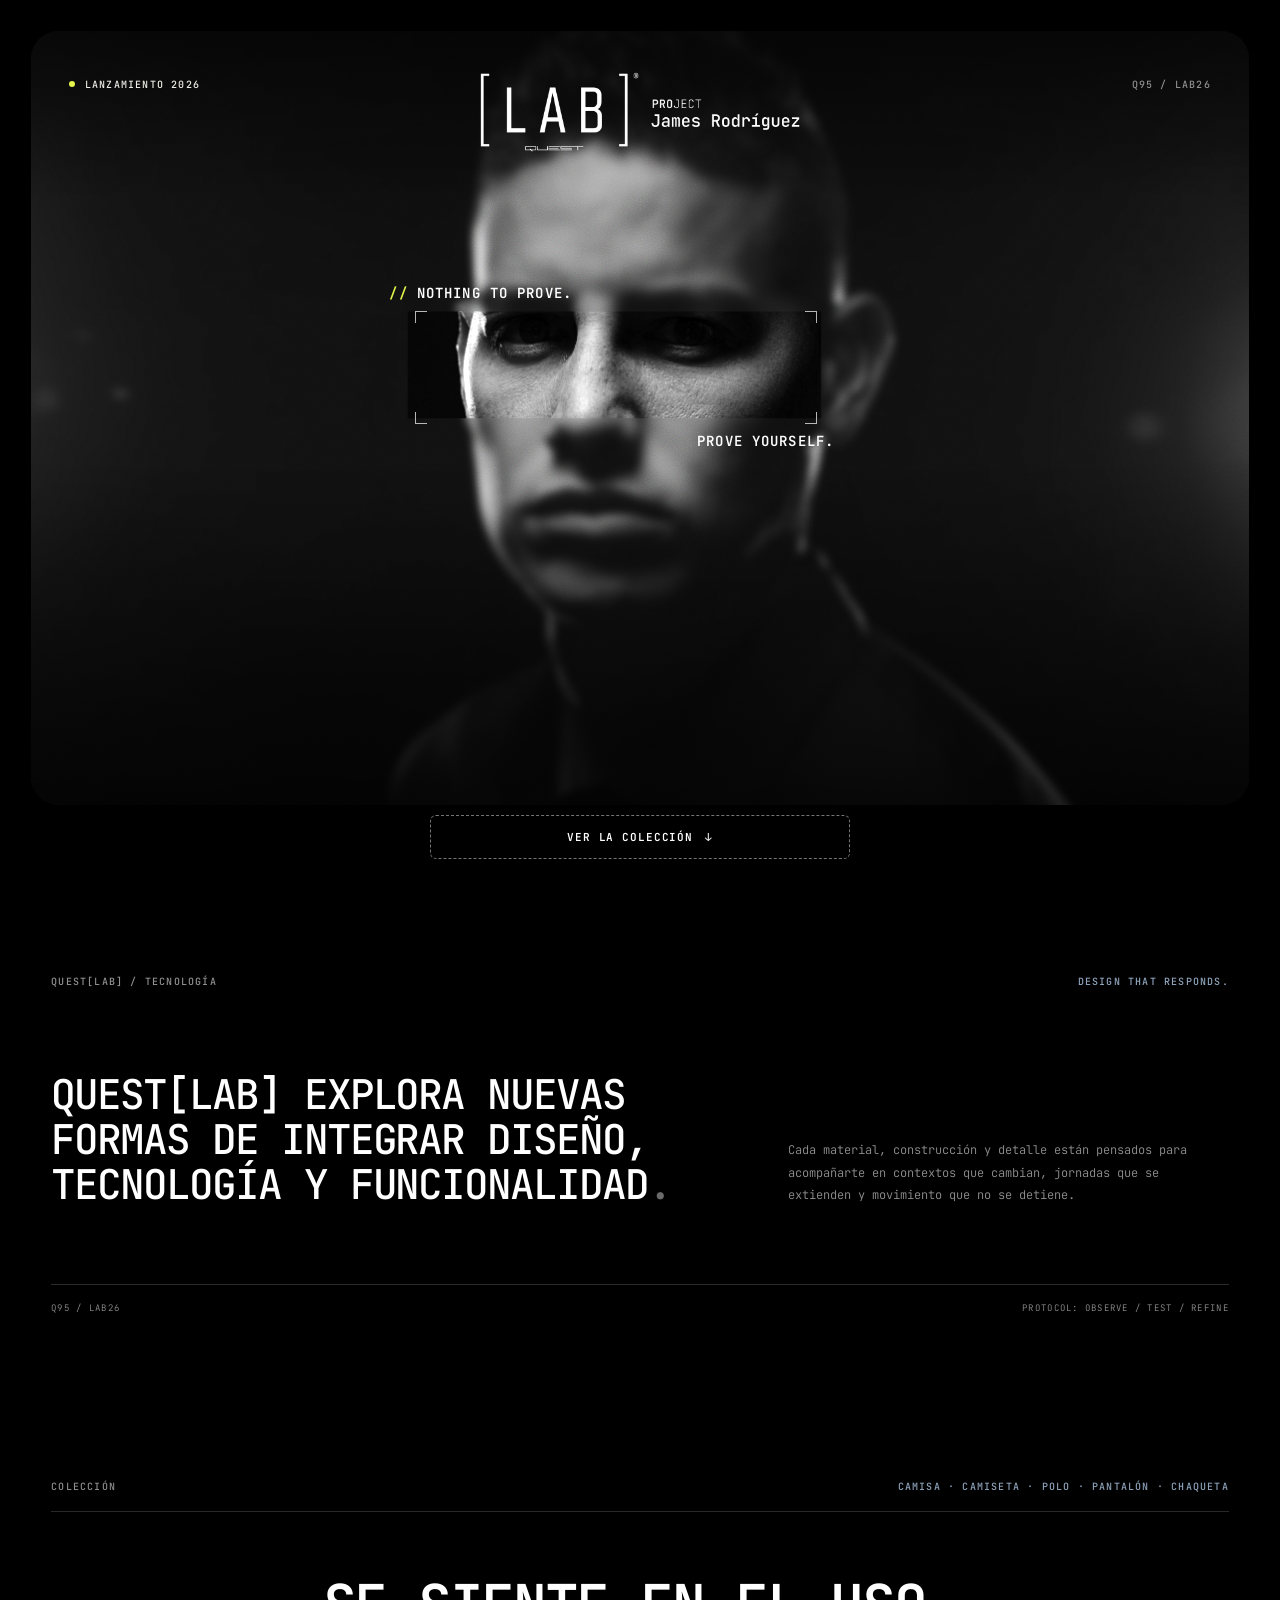
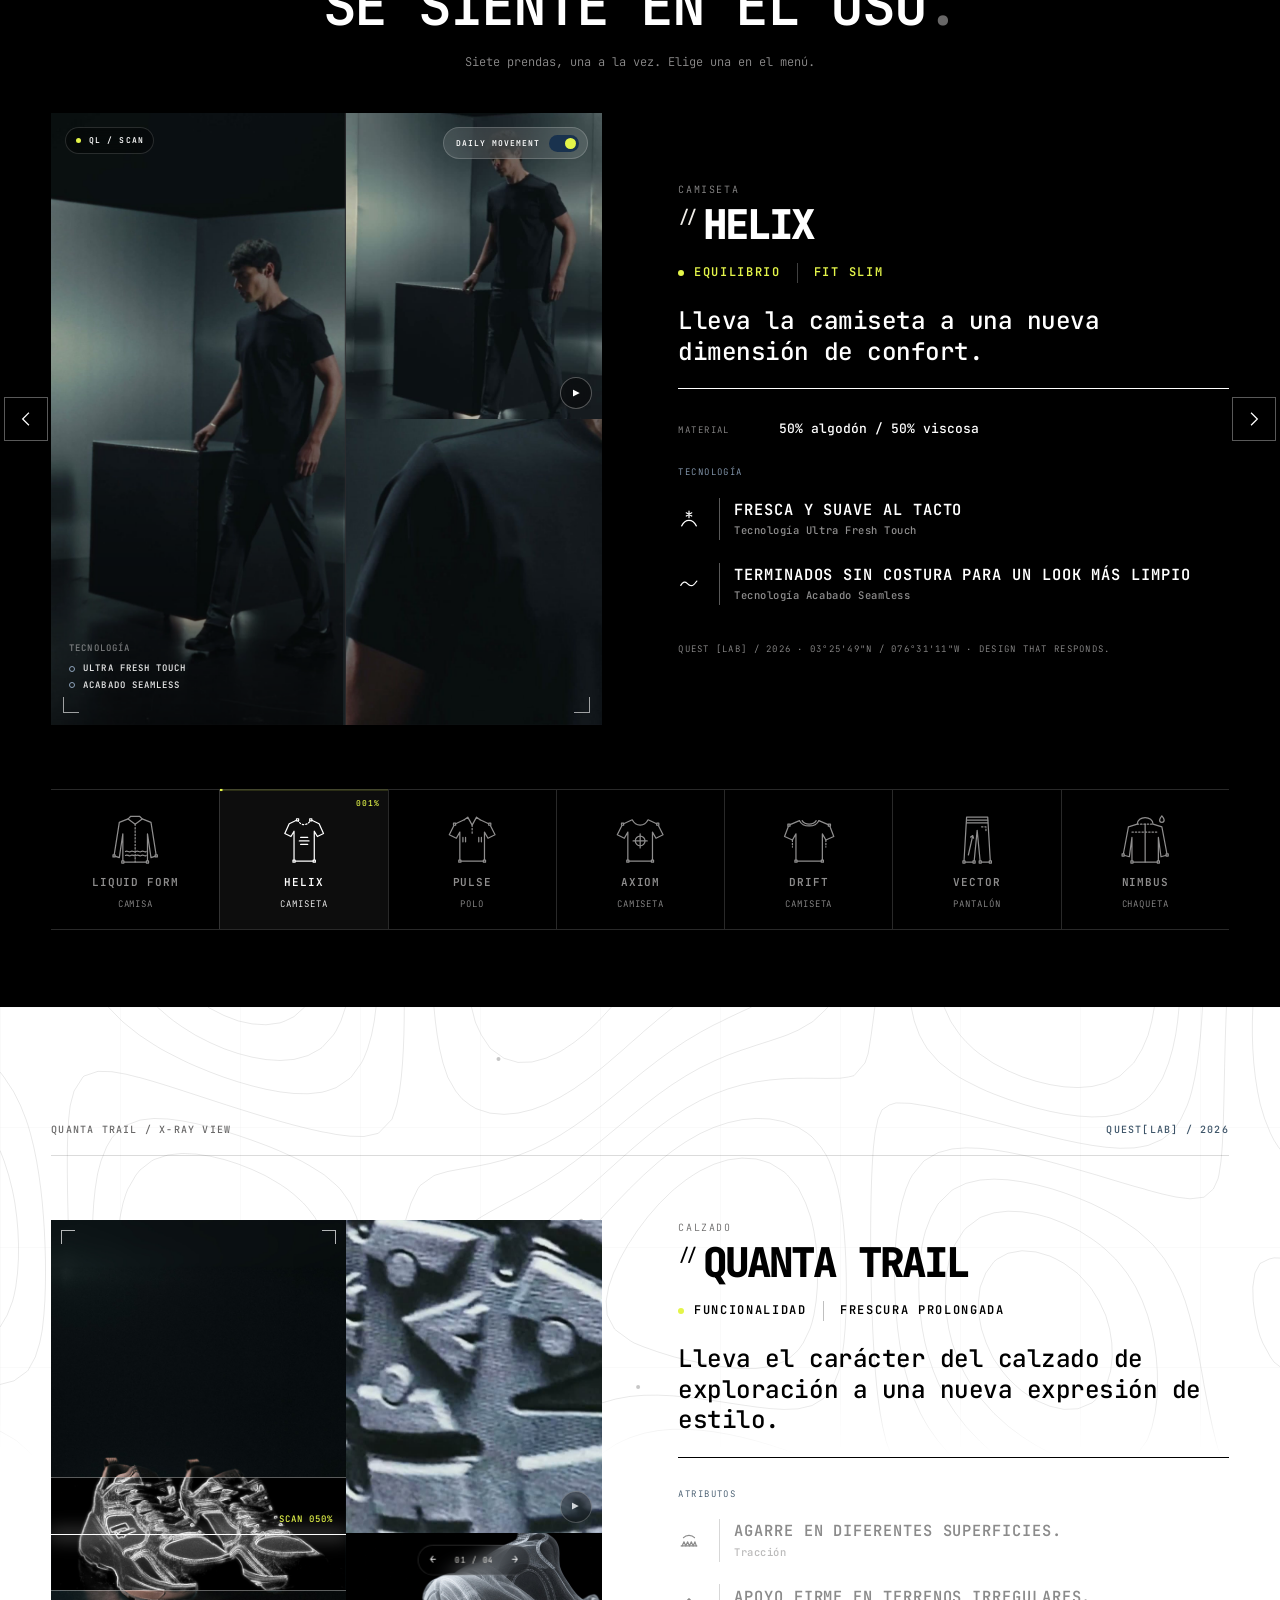
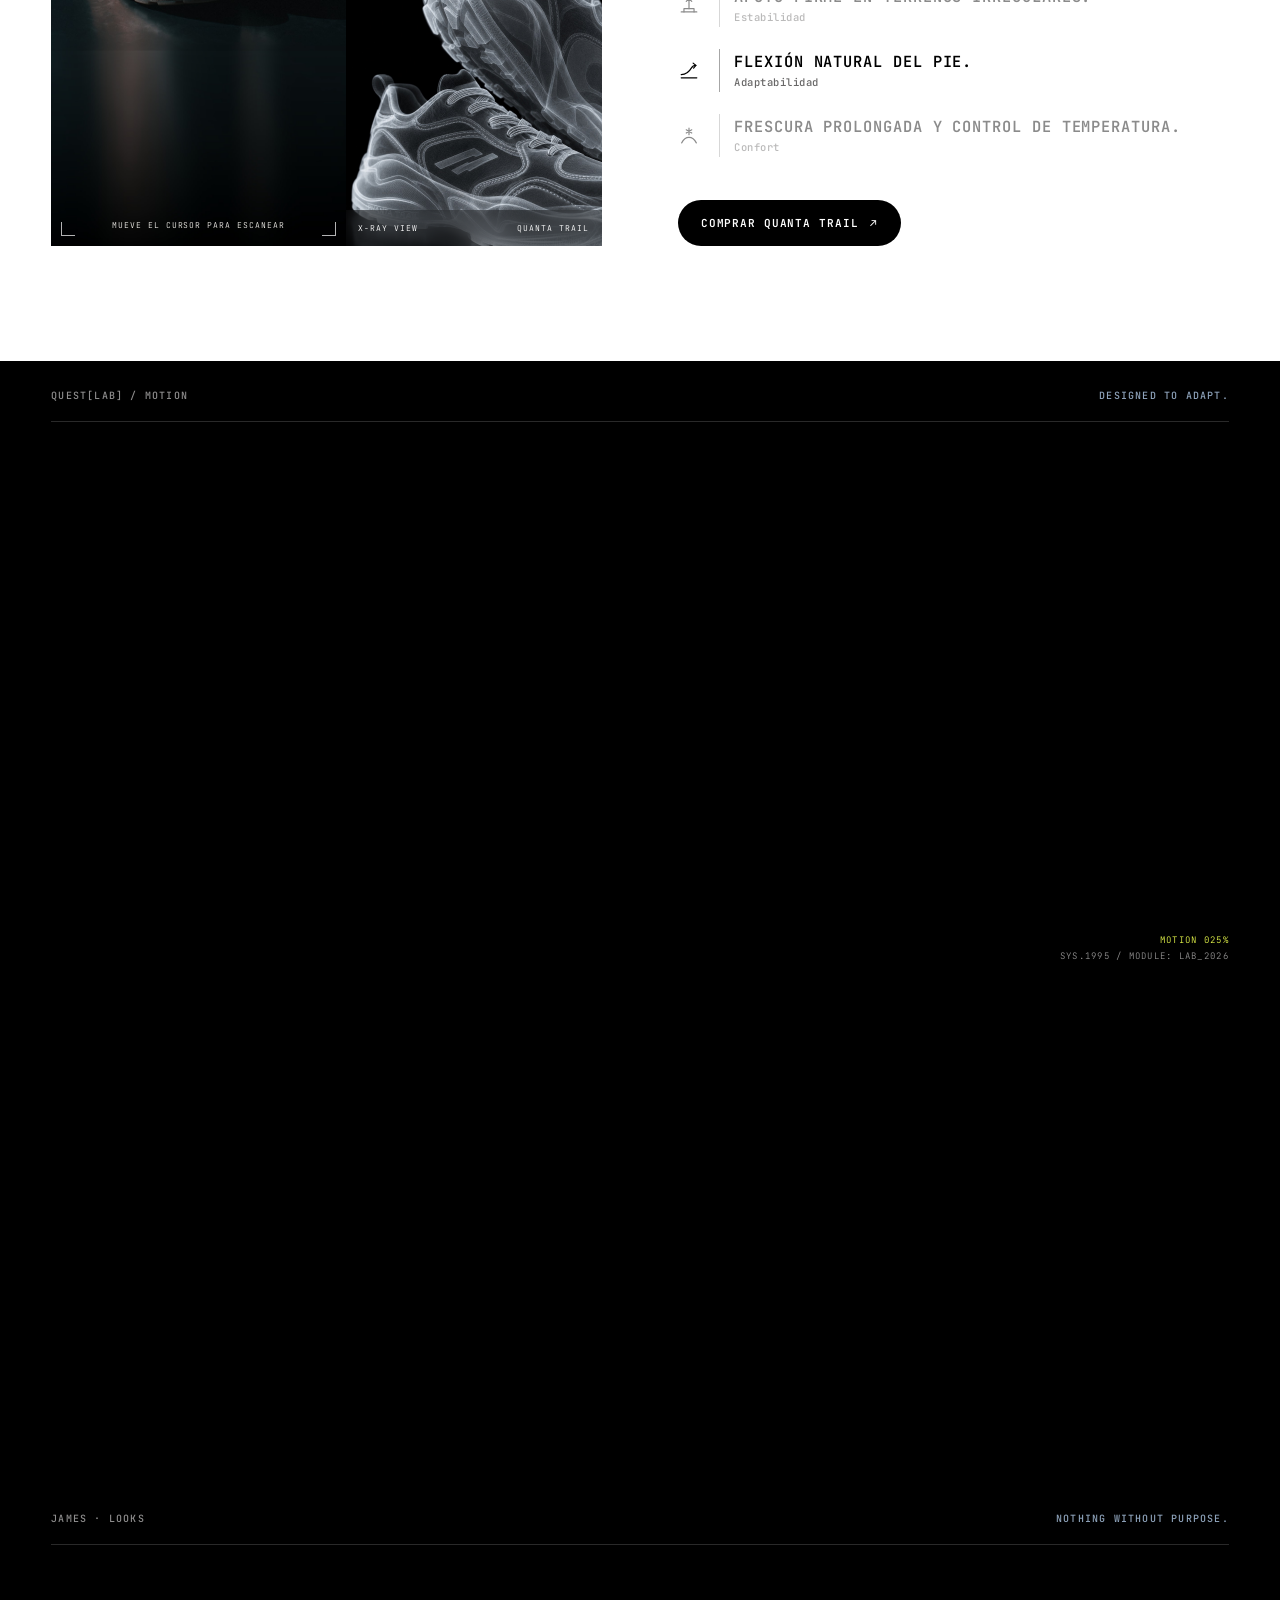
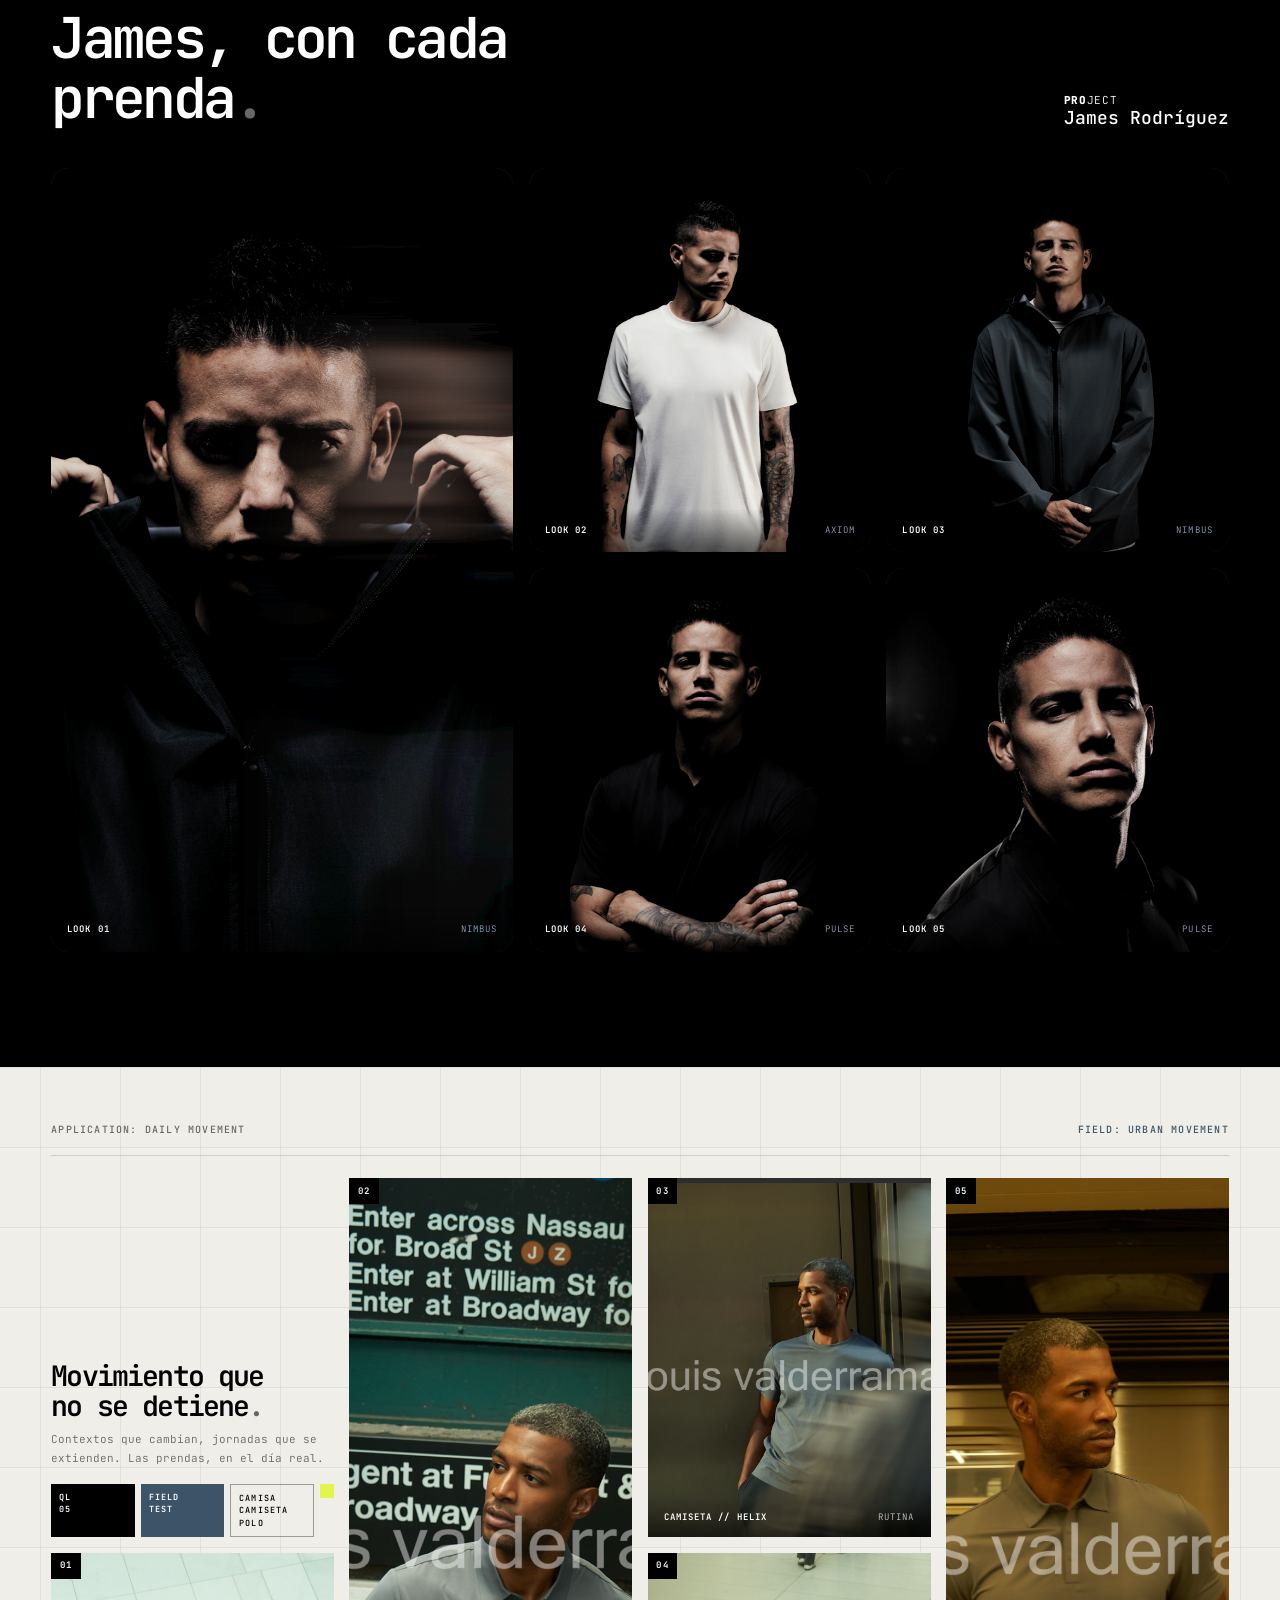
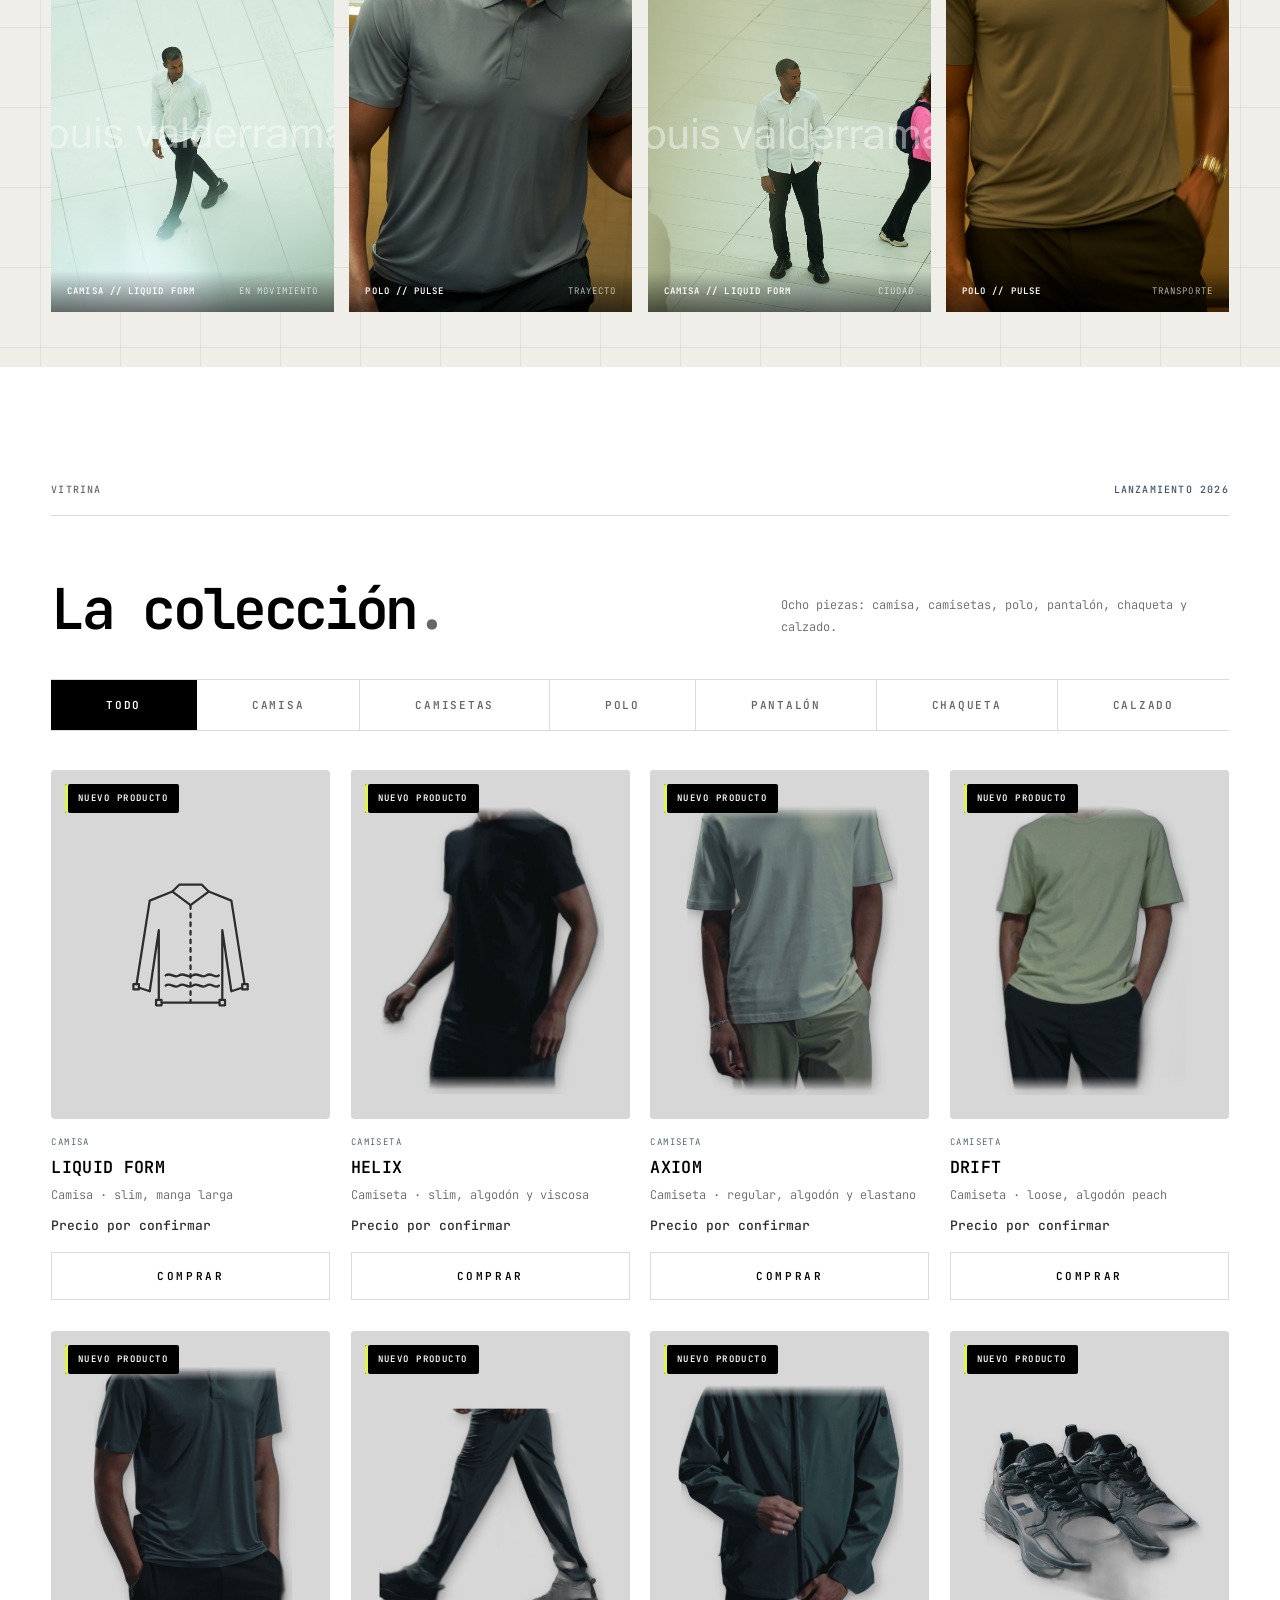
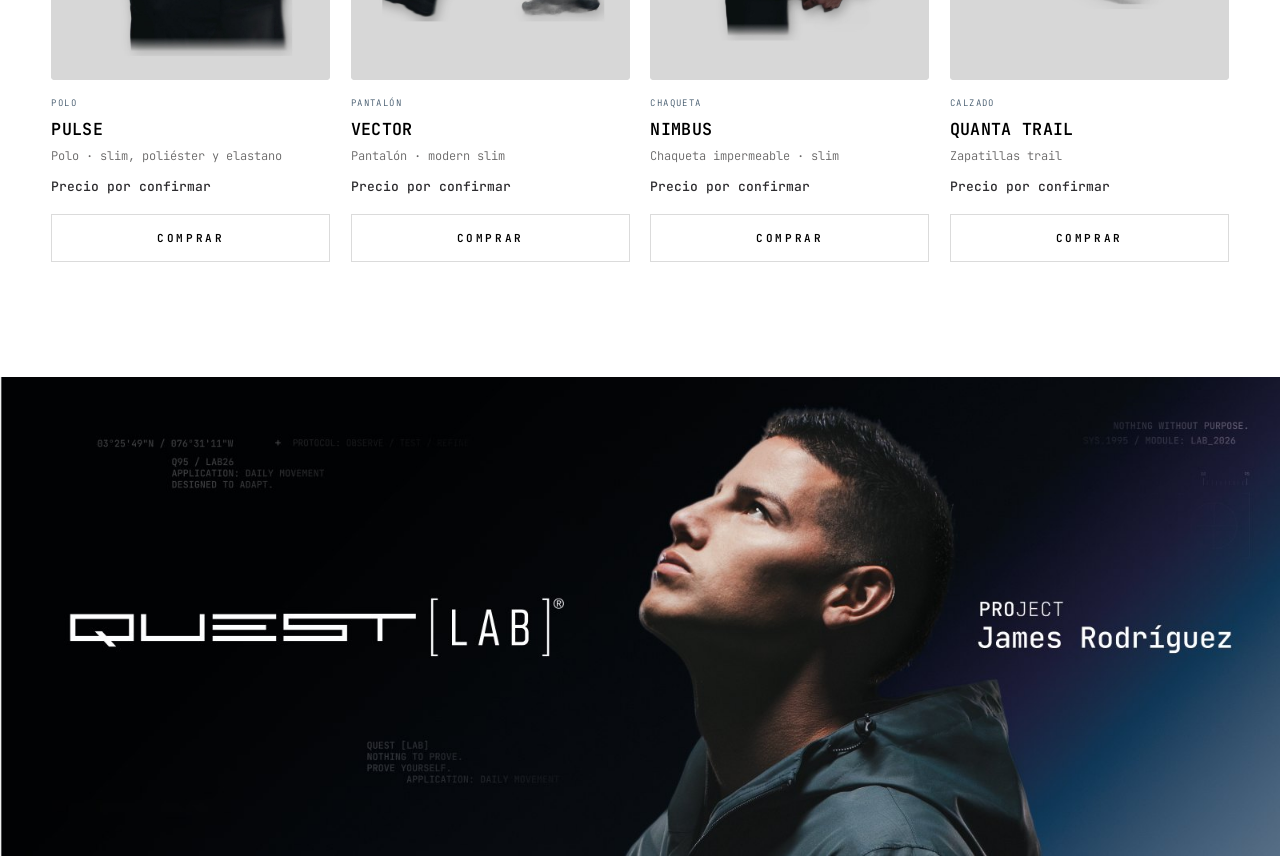
<file: index.html>
<!doctype html>
<html lang="es">
  <head>
    <meta charset="utf-8">
    <meta name="viewport" content="width=device-width, initial-scale=1">
    <meta name="theme-color" content="#000000">
    <meta name="description" content="QUEST[LAB]: diseño, tecnología y funcionalidad para el movimiento diario.">
    <title>QUEST[LAB] — Designed to adapt</title>
    <link rel="stylesheet" href="styles.css">
  </head>
  <body>
    <svg width="0" height="0" style="position:absolute" aria-hidden="true" focusable="false">
      <filter id="motion-ghost" x="-30%" y="0" width="160%" height="100%"><feGaussianBlur stdDeviation="34 0"/></filter>
    </svg>
    <!--
      ESQUEMA DE LA PÁGINA (cada dato aparece una sola vez · sin menú ni footer)
      01 Hero ............ James (vidrio esmerilado) + logo oficial + eslogan
      02 Tecnología ...... manifiesto de marca (textos de las piezas oficiales)
      02 Colección ....... visor de una prenda a la vez + menú de íconos (7 prendas)
      03 Quanta Trail .... el calzado en su propio capítulo (X-Ray). Sin James (manual p.5)
      -- Cinta ......... transición animada de líneas (scroll), separa calzado de James
      04 James · Looks ... galería de James con prendas (nunca calzado)
      -- Índice ........ una prenda por diapositiva con su ícono en 3D de líneas (referente integrated-reasoning)
      05 Lifestyle ....... las prendas en uso real (fotos pendientes)
      06 Vitrina ......... tienda: 8 piezas con COMPRAR (precios y URLs pendientes)
      07 Banner final .... QUEST[LAB] + James · cierre de la página
    -->

    <div class="scroll-progress" aria-hidden="true"><span></span></div>

    <main>

      <!-- ============ 01 · HERO — James con efecto vidrio esmerilado + logo oficial ============
           (antes era la sección final de Campaña; ahora abre la página)
           La foto queda borrosa y una ventana nítida revela la mirada; sigue el cursor. -->
      <section class="hero hero-campaign" id="inicio" aria-labelledby="hero-title">
        <div class="campaign-frame" data-frost>
          <img class="frost-base" src="assets/fotos/james-campana.jpg" alt="James Rodríguez, fotografía de campaña">
          <img class="frost-sharp" src="assets/fotos/james-campana.jpg" alt="" aria-hidden="true">
          <span class="frost-noise" aria-hidden="true"></span>
          <div class="frost-window" aria-hidden="true">
            <span class="corner tl"></span><span class="corner tr"></span><span class="corner bl"></span><span class="corner br"></span>
            <p class="frost-text top"><span class="hl">//</span> NOTHING TO PROVE.</p>
            <p class="frost-text bottom">PROVE YOURSELF.</p>
          </div>

          <h1 id="hero-title" class="visually-hidden">QUEST[LAB] · PROJECT James Rodríguez. Prove yourself.</h1>

          <!-- Logo oficial de la colaboración (manual p.2): QUEST[LAB]® • PROJECT James Rodríguez.
               El bloque PROJECT está armado según el manual; reemplazar por el archivo oficial cuando llegue. -->
          <div class="hero-lockup" role="img" aria-label="QUEST LAB, PROJECT James Rodríguez">
            <img src="assets/brand/quest-lab-wordmark.png" alt="">
            <span class="lockup-dot" aria-hidden="true"></span>
            <span class="lockup-project" aria-hidden="true"><span><b>PRO</b>JECT</span><span>James Rodríguez</span></span>
            <!-- Versión responsive: logo oficial [LAB] (manual p.3, variación vertical) -->
            <img class="lockup-lab" src="assets/brand/lab-project-lockup.png" alt="">
          </div>

          <p class="hero-code left"><span class="lime-dot"></span>LANZAMIENTO 2026</p>
          <p class="hero-code right">Q95 / LAB26</p>

        </div>
        <!-- Llamado a la acción: debajo de la foto (no tapa a James), baja a la Colección -->
        <div class="hero-cta">
          <a class="btn" href="#coleccion">VER LA COLECCIÓN <span aria-hidden="true">↓</span></a>
        </div>
      </section>

      <!-- ============ 02 · TECNOLOGÍA — manifiesto de marca ============
           Presenta la propuesta QUEST[LAB] antes de ver cada prenda. Textos: piezas oficiales. -->
      <section class="tech" id="tecnologia" aria-labelledby="tech-title">
        <div class="wrap">
          <div class="kicker reveal"><span>QUEST[LAB] / TECNOLOGÍA</span><span>DESIGN THAT RESPONDS.</span></div>
          <div class="tech-head">
            <h2 id="tech-title" class="tech-statement reveal">QUEST[LAB] explora nuevas formas de integrar diseño, tecnología y funcionalidad<span class="period">.</span></h2>
            <p class="lead-sm reveal">Cada material, construcción y detalle están pensados para acompañarte en contextos que cambian, jornadas que se extienden y movimiento que no se detiene.</p>
          </div>
          <p class="tech-foot reveal"><span>Q95 / LAB26</span><span>PROTOCOL: OBSERVE / TEST / REFINE</span></p>
        </div>
      </section>

      <!-- ============ 02 · COLECCIÓN — una prenda a la vez + menú de íconos ============
           Mosaico por prenda: foto grande (izq.) + video (der. arriba) + foto de detalle (der. abajo).
           En PULSE, DRIFT y NIMBUS el video va en el espacio grande (alterna el ritmo entre prendas).
           Fotos: cuadros de los videos de campaña (assets/producto-fotos). Videos: los de campaña completos (assets/video/*-completo.mp4);
           HELIX, AXIOM y DRIFT: solo sus tomas del video de camisetas (helix/axiom/drift-completo.mp4). LIQUID FORM: video pendiente.
           Fuente de datos: ficha de producto (Superior / Inferior / Complementos).
           Para editar una prenda, cambia su <article class="pv">. Para poner foto o video donde hay ícono,
           reemplaza <div class="pv-illus">…</div> por <video> o <img>.
           QUANTA TRAIL (calzado) no está aquí: tiene su propia sección (regla del manual). -->
      <section class="collection" id="coleccion" aria-labelledby="collection-title">
        <!-- Íconos propios QUEST[LAB]: línea fina + nodos cuadrados (diagramas técnicos del manual)
             + punteados de costura/medición. Cada ícono muestra la tecnología clave de su prenda. -->
        <svg width="0" height="0" style="position:absolute" aria-hidden="true" focusable="false">
          <!-- LIQUID FORM · camisa slim manga larga: Expand Motion 4-Way -->
          <symbol id="i-liquid" viewBox="0 0 64 64">
            <path d="M24 9 14 13 8 51l6 2 4-27v32h28V26l4 27 6-2-6-38-10-4"/>
            <path d="m24 9 3-3h10l3 3-8 6z"/>
            <path class="dash" stroke-dasharray="1.6 2.2" d="M32 15v43"/>
            <path d="M21 46c2.2-1.6 3.8 1.6 6 0s3.8 1.6 6 0 3.8 1.6 6 0 3.8 1.6 5.5 0"/>
            <path d="M21 50.5c2.2-1.6 3.8 1.6 6 0s3.8 1.6 6 0 3.8 1.6 6 0 3.8 1.6 5.5 0"/>
            <rect class="node" style="fill: var(--node-fill, #000)" x="6.8" y="49.8" width="2.4" height="2.4"/><rect class="node" style="fill: var(--node-fill, #000)" x="54.8" y="49.8" width="2.4" height="2.4"/>
            <rect class="node" style="fill: var(--node-fill, #000)" x="16.8" y="56.8" width="2.4" height="2.4"/><rect class="node" style="fill: var(--node-fill, #000)" x="44.8" y="56.8" width="2.4" height="2.4"/>
          </symbol>

          <!-- HELIX · camiseta slim, seamless: cuello sin costura + tacto frío -->
          <symbol id="i-helix" viewBox="0 0 64 64">
            <path d="M24.5 10 15 14.5l-5 11 7 3.5 3.5-6V57h23V23l3.5 6 7-3.5-5-11-9.5-4.5"/>
            <path class="dash" stroke-dasharray="1.6 2.2" d="M24.5 10c1.8 3.6 4.3 5.4 7.5 5.4s5.7-1.8 7.5-5.4"/>
            <path d="M28 30h8M26.5 34h11M28 38h8"/>
            <rect class="node" style="fill: var(--node-fill, #000)" x="23.3" y="8.8" width="2.4" height="2.4"/><rect class="node" style="fill: var(--node-fill, #000)" x="38.3" y="8.8" width="2.4" height="2.4"/>
            <rect class="node" style="fill: var(--node-fill, #000)" x="19.3" y="55.8" width="2.4" height="2.4"/><rect class="node" style="fill: var(--node-fill, #000)" x="42.3" y="55.8" width="2.4" height="2.4"/>
          </symbol>

          <!-- PULSE · polo slim: Light Motion + seamless -->
          <symbol id="i-pulse" viewBox="0 0 64 64">
            <path d="M23 10 12 15 6 27l8 4 4-7v33h28V24l4 7 8-4-6-12-11-5"/>
            <path d="m23 10 4-3 5 9 5-9 4 3"/>
            <path class="dash" stroke-dasharray="1.6 2.2" d="M32 16v10"/>
            <path d="M21.5 30v5M24.5 30v5M39.5 30v5M42.5 30v5"/>
            <rect class="node" style="fill: var(--node-fill, #000)" x="10.8" y="13.8" width="2.4" height="2.4"/><rect class="node" style="fill: var(--node-fill, #000)" x="50.8" y="13.8" width="2.4" height="2.4"/>
            <rect class="node" style="fill: var(--node-fill, #000)" x="16.8" y="55.8" width="2.4" height="2.4"/><rect class="node" style="fill: var(--node-fill, #000)" x="44.8" y="55.8" width="2.4" height="2.4"/>
          </symbol>

          <!-- AXIOM · camiseta regular: precisión (mira técnica) -->
          <symbol id="i-axiom" viewBox="0 0 64 64">
            <path d="M23 10 12 15 6 27l8 4 4-7v33h28V24l4 7 8-4-6-12-11-5c-2 4-5 6-9 6s-7-2-9-6Z"/>
            <circle class="ring" fill="none" cx="32" cy="34" r="5.5"/>
            <path d="M32 26v16M24 34h16"/>
            <rect class="node" style="fill: var(--node-fill, #000)" x="10.8" y="13.8" width="2.4" height="2.4"/><rect class="node" style="fill: var(--node-fill, #000)" x="50.8" y="13.8" width="2.4" height="2.4"/>
            <rect class="node" style="fill: var(--node-fill, #000)" x="16.8" y="55.8" width="2.4" height="2.4"/><rect class="node" style="fill: var(--node-fill, #000)" x="44.8" y="55.8" width="2.4" height="2.4"/>
          </symbol>

          <!-- DRIFT · camiseta loose: cuello 2x2 pesado (doble) -->
          <symbol id="i-drift" viewBox="0 0 64 64">
            <path d="M21 11 9 16 4 29l9 4 4-7v31h30V26l4 7 9-4-5-13-12-5"/>
            <path d="M21 11c2 4 5.5 6 11 6s9-2 11-6"/>
            <path d="M24 11c1.8 2.8 4.4 4 8 4s6.2-1.2 8-4"/>
            <path class="dash" stroke-dasharray="1.6 2.2" d="M13 33v8M51 33v8"/>
            <rect class="node" style="fill: var(--node-fill, #000)" x="7.8" y="14.8" width="2.4" height="2.4"/><rect class="node" style="fill: var(--node-fill, #000)" x="53.8" y="14.8" width="2.4" height="2.4"/>
            <rect class="node" style="fill: var(--node-fill, #000)" x="15.8" y="55.8" width="2.4" height="2.4"/><rect class="node" style="fill: var(--node-fill, #000)" x="45.8" y="55.8" width="2.4" height="2.4"/>
          </symbol>

          <!-- VECTOR · pantalón stretch: pretina ergonómica + bolsillo oculto + vector -->
          <symbol id="i-vector" viewBox="0 0 64 64">
            <path d="M20 7h24l3 51H35.5L32 22l-3.5 36H17Z"/>
            <path d="M20 10.5h24M20 13.5h24"/>
            <path class="dash" stroke-dasharray="1.6 2.2" d="M37 18h5v6"/>
            <path d="m22 50 5-22m-2.4 1.6L27 28l.9 2.8"/>
            <rect class="node" style="fill: var(--node-fill, #000)" x="15.8" y="56.8" width="2.4" height="2.4"/><rect class="node" style="fill: var(--node-fill, #000)" x="27.3" y="56.8" width="2.4" height="2.4"/>
            <rect class="node" style="fill: var(--node-fill, #000)" x="34.3" y="56.8" width="2.4" height="2.4"/><rect class="node" style="fill: var(--node-fill, #000)" x="45.8" y="56.8" width="2.4" height="2.4"/>
          </symbol>

          <!-- NIMBUS · chaqueta slim: waterproof + costuras termoselladas -->
          <symbol id="i-nimbus" viewBox="0 0 64 64">
            <path d="M23 15c0-10 18-10 18 0l10 3 6 32-7 2-3-22v28H17V30l-3 22-7-2 6-32Z"/>
            <path class="dash" stroke-dasharray="1.6 2.2" d="M23 15h18"/>
            <path class="dash" stroke-dasharray="1.6 2.2" d="M17 24h30"/>
            <path d="M32 15v43"/>
            <path d="M51 5.5s-2.6 3-2.6 4.8a2.6 2.6 0 0 0 5.2 0c0-1.8-2.6-4.8-2.6-4.8Z"/>
            <rect class="node" style="fill: var(--node-fill, #000)" x="5.8" y="48.8" width="2.4" height="2.4"/><rect class="node" style="fill: var(--node-fill, #000)" x="55.8" y="48.8" width="2.4" height="2.4"/>
            <rect class="node" style="fill: var(--node-fill, #000)" x="15.8" y="56.8" width="2.4" height="2.4"/><rect class="node" style="fill: var(--node-fill, #000)" x="45.8" y="56.8" width="2.4" height="2.4"/>
          </symbol>
          <!-- QUANTA TRAIL · zapatilla trail (perfil): tacos de tracción + plantilla adaptativa (punteada) -->
          <symbol id="i-quanta" viewBox="0 0 64 64">
            <path d="M7 43 8 31c0-3.5 2-5.5 5-6.5l3-4 7 1 5 6.5 12 2.5 10 4c5.5 2 8.8 4.5 10 8.5"/>
            <path d="M6 43h54c0 3-2 5.5-5 5.5H10.5C8 48.5 6 46.2 6 43Z"/>
            <path d="M11 48.5v2.6M17 48.5v2.6M23 48.5v2.6M29 48.5v2.6M35 48.5v2.6M41 48.5v2.6M47 48.5v2.6M53 48.5v2.6"/>
            <path d="m29.5 28.5 2.6-3.2M33.6 29.3l2.6-3.2M37.7 30.1l2.6-3.2"/>
            <path d="M16 20.5 14.6 16.4 18 15.8l1 5"/>
            <path d="M13.5 36.5c8-2.6 18-2.4 29 1"/>
            <path class="dash" stroke-dasharray="1.6 2.2" d="M10 40h44"/>
            <rect class="node" style="fill: var(--node-fill, #000)" x="4.8" y="41.8" width="2.4" height="2.4"/><rect class="node" style="fill: var(--node-fill, #000)" x="58.8" y="41.8" width="2.4" height="2.4"/>
            <rect class="node" style="fill: var(--node-fill, #000)" x="14.8" y="19.3" width="2.4" height="2.4"/>
          </symbol>
          <!-- Íconos de TECNOLOGÍA (estilo de las piezas oficiales) -->
          <symbol id="t-fresh" viewBox="0 0 24 24"><path d="M12 3.5v7M9 5.2l6 3.6M9 8.8l6-3.6"/><path d="M4 19.5c2-4 5-6 8-6s6 2 8 6"/></symbol>
          <symbol id="t-seamless" viewBox="0 0 24 24"><path d="M3 13.5c2.2-4 4.8-4.6 7-2.2s4.8 3.6 7.2 1.4c1.4-1.3 2.4-2.9 3.3-3.9"/></symbol>
          <symbol id="t-motion" viewBox="0 0 24 24"><path d="M5 6l6 6-6 6M11 6l6 6-6 6"/></symbol>
          <symbol id="t-protect" viewBox="0 0 24 24"><path d="M12 3.5 18.5 6v5c0 4.6-2.8 7.8-6.5 9.5C8.3 18.8 5.5 15.6 5.5 11V6Z"/></symbol>
          <symbol id="t-water" viewBox="0 0 24 24"><path d="M12 4.5 20 19H4Z"/></symbol>
          <symbol id="t-soft" viewBox="0 0 24 24"><path d="M12 3v7.5M9.2 8l2.8 2.8L14.8 8"/><path d="M4 14.5c2.7-1.6 5.3-1.6 8 0s5.3 1.6 8 0M4 17.8c2.7-1.6 5.3-1.6 8 0s5.3 1.6 8 0M4 21h16"/></symbol>
          <symbol id="t-grip" viewBox="0 0 24 24"><path d="M3.5 18.5h17"/><path d="M4.5 18.5 6.5 14l2 4.5 2-4.5 2 4.5 2-4.5 2 4.5 2-4.5 1.5 4.5"/><path d="M6 9.5c3-3.5 9-3.5 12 0"/></symbol>
          <symbol id="t-stable" viewBox="0 0 24 24"><path d="M3.5 19.5h17"/><path d="M6.5 19.5v-3.5h11v3.5"/><path d="M12 16V5M9 8l3-3 3 3"/></symbol>
          <symbol id="t-flex" viewBox="0 0 24 24"><path d="M3.5 17c5-0.2 8.5-2.6 11-7 1-1.8 2.8-3 5-3"/><path d="M3.5 20.5h17"/><path d="M16.5 4.5 19.5 7l-2.5 3"/></symbol>
        </svg>

        <div class="wrap">
          <div class="kicker reveal"><span>COLECCIÓN</span><span>CAMISA · CAMISETA · POLO · PANTALÓN · CHAQUETA</span></div>
          <div class="section-head">
            <h2 id="collection-title" class="title reveal">Se siente en el uso<span class="period">.</span></h2>
            <p class="lead-sm reveal">Siete prendas, una a la vez. Elige una en el menú.</p>
          </div>

          <!-- Visor: se muestra una prenda a la vez -->
          <div class="pv-stage" aria-live="polite">

            <article class="pv" id="liquid-form" data-pv="liquid-form">
              <div class="pv-media pv-mosaic">
                <div class="pv-cell is-main"><img class="pv-photo" src="assets/fotos/liquid-form-provisional.jpg" alt="Camisa LIQUID FORM (foto provisional)" loading="lazy"></div>
                <div class="pv-cell is-video"><img class="pv-photo" src="assets/fotos/lifestyle-m1.jpg" alt="LIQUID FORM en movimiento (foto provisional, video pendiente)" loading="lazy"></div>
                <div class="pv-cell is-detail"><img class="pv-photo" src="assets/fotos/lifestyle-m4.jpg" alt="LIQUID FORM en la ciudad (foto provisional)" loading="lazy"></div>
                <div class="pv-hud" aria-hidden="true">
                  <span class="hud-tag"><i class="lime-dot"></i>QL / SCAN</span>
                  <span class="hud-mode"><b>DAILY MOVEMENT</b><span class="hud-switch"><i></i></span></span>
                  <ul class="hud-list"><li class="hud-list-title">TECNOLOGÍA</li><li style="--d:0.20s">EXPAND MOTION 4-WAY</li><li style="--d:0.32s">LIGHT MOTION</li><li style="--d:0.44s">PROTECTION</li></ul>
                  <span class="hud-corner tl"></span><span class="hud-corner br"></span>
                </div>
              </div>
              <div class="pv-info">
                <p class="pv-cat">CAMISA</p>
                <h3 class="pv-name"><span class="pv-slash" aria-hidden="true">//</span>LIQUID FORM</h3>
                <p class="pv-concept"><span class="lime-dot"></span>VERSATILIDAD<span class="pv-fit">FIT SLIM · MANGA LARGA</span></p>
                <p class="pv-desc">Redefine la experiencia de llevar una camisa.</p>
                <p class="pv-label">TECNOLOGÍA</p>
                <ul class="pv-attrs"><li><svg class="ti" aria-hidden="true"><use href="#t-motion"/></svg><div><b>SE MUEVE CONTIGO CON NATURALIDAD</b><span>Tecnología Expand Motion 4-Way</span></div></li><li><svg class="ti" aria-hidden="true"><use href="#t-motion"/></svg><div><b>LIGERA Y FRESCA</b><span>Tecnología Light Motion</span></div></li><li><svg class="ti" aria-hidden="true"><use href="#t-protect"/></svg><div><b>IMPECABLE POR MÁS TIEMPO, CON CONTROL DE ARRUGAS</b><span>Tecnología Protection</span></div></li></ul>
                <p class="pv-meta">QUEST [LAB] / 2026 · 03°25'49"N / 076°31'11"W · DESIGN THAT RESPONDS.</p>
              </div>
            </article>

            <article class="pv is-active" id="helix" data-pv="helix">
              <div class="pv-media pv-mosaic">
                <div class="pv-cell is-main"><img class="pv-photo" src="assets/producto-fotos/helix-a.jpg" alt="Camiseta HELIX" loading="lazy"></div>
                <div class="pv-cell is-video"><video muted autoplay loop playsinline preload="metadata" poster="assets/video/helix-completo.jpg" src="assets/video/helix-completo.mp4"></video></div>
                <div class="pv-cell is-detail"><img class="pv-photo" src="assets/producto-fotos/helix-b.jpg" alt="Camiseta HELIX, detalle del torso" loading="lazy"></div>
                <div class="pv-hud" aria-hidden="true">
                  <span class="hud-tag"><i class="lime-dot"></i>QL / SCAN</span>
                  <span class="hud-mode"><b>DAILY MOVEMENT</b><span class="hud-switch"><i></i></span></span>
                  <ul class="hud-list"><li class="hud-list-title">TECNOLOGÍA</li><li style="--d:0.20s">ULTRA FRESH TOUCH</li><li style="--d:0.32s">ACABADO SEAMLESS</li></ul>
                  <span class="hud-corner tl"></span><span class="hud-corner br"></span>
                </div>
              </div>
              <div class="pv-info">
                <p class="pv-cat">CAMISETA</p>
                <h3 class="pv-name"><span class="pv-slash" aria-hidden="true">//</span>HELIX</h3>
                <p class="pv-concept"><span class="lime-dot"></span>EQUILIBRIO<span class="pv-fit">FIT SLIM</span></p>
                <p class="pv-desc">Lleva la camiseta a una nueva dimensión de confort.</p>
                <dl class="pv-specs"><div><dt>MATERIAL</dt><dd>50% algodón / 50% viscosa</dd></div></dl>
                <p class="pv-label">TECNOLOGÍA</p>
                <ul class="pv-attrs"><li><svg class="ti" aria-hidden="true"><use href="#t-fresh"/></svg><div><b>FRESCA Y SUAVE AL TACTO</b><span>Tecnología Ultra Fresh Touch</span></div></li><li><svg class="ti" aria-hidden="true"><use href="#t-seamless"/></svg><div><b>TERMINADOS SIN COSTURA PARA UN LOOK MÁS LIMPIO</b><span>Tecnología Acabado Seamless</span></div></li></ul>
                <p class="pv-meta">QUEST [LAB] / 2026 · 03°25'49"N / 076°31'11"W · DESIGN THAT RESPONDS.</p>
              </div>
            </article>

            <article class="pv" id="pulse" data-pv="pulse">
              <div class="pv-media pv-mosaic">
                <div class="pv-cell is-main"><video muted autoplay loop playsinline preload="metadata" data-start="0" poster="assets/video/polos-completo.jpg" src="assets/video/polos-completo.mp4"></video></div>
                <div class="pv-cell is-video"><img class="pv-photo" src="assets/producto-fotos/pulse-a.jpg" alt="Polo PULSE" loading="lazy"></div>
                <div class="pv-cell is-detail"><img class="pv-photo" src="assets/producto-fotos/pulse-b.jpg" alt="Polo PULSE, detalle del cuello" loading="lazy"></div>
                <div class="pv-hud" aria-hidden="true">
                  <span class="hud-tag"><i class="lime-dot"></i>QL / SCAN</span>
                  <span class="hud-mode"><b>DAILY MOVEMENT</b><span class="hud-switch"><i></i></span></span>
                  <ul class="hud-list"><li class="hud-list-title">TECNOLOGÍA</li><li style="--d:0.20s">LIGHT MOTION</li><li style="--d:0.32s">ULTRA FRESH TOUCH</li><li style="--d:0.44s">PROTECTION</li><li style="--d:0.56s">ACABADO SEAMLESS</li></ul>
                  <span class="hud-corner tl"></span><span class="hud-corner br"></span>
                </div>
              </div>
              <div class="pv-info">
                <p class="pv-cat">POLO</p>
                <h3 class="pv-name"><span class="pv-slash" aria-hidden="true">//</span>PULSE</h3>
                <p class="pv-concept"><span class="lime-dot"></span>LIDERAZGO<span class="pv-fit">FIT SLIM</span></p>
                <p class="pv-desc">Reinterpreta el polo tradicional para el ritmo del día.</p>
                <dl class="pv-specs"><div><dt>MATERIAL</dt><dd>92% poliéster / 8% elastano</dd></div></dl>
                <p class="pv-label">TECNOLOGÍA</p>
                <ul class="pv-attrs"><li><svg class="ti" aria-hidden="true"><use href="#t-motion"/></svg><div><b>TEJIDO ELÁSTICO Y ULTRA LIGERO</b><span>Tecnología Light Motion</span></div></li><li><svg class="ti" aria-hidden="true"><use href="#t-fresh"/></svg><div><b>SENSACIÓN FRÍA Y SUAVE</b><span>Tecnología Ultra Fresh Touch</span></div></li><li><svg class="ti" aria-hidden="true"><use href="#t-protect"/></svg><div><b>SECADO RÁPIDO Y CONTROL DE ARRUGAS</b><span>Tecnología Protection</span></div></li><li><svg class="ti" aria-hidden="true"><use href="#t-seamless"/></svg><div><b>DOBLADILLOS SIN COSTURA Y BRANDEO TONO A TONO</b><span>Tecnología Acabado Seamless</span></div></li></ul>
                <p class="pv-meta">QUEST [LAB] / 2026 · 03°25'49"N / 076°31'11"W · DESIGN THAT RESPONDS.</p>
              </div>
            </article>

            <article class="pv" id="axiom" data-pv="axiom">
              <div class="pv-media pv-mosaic">
                <div class="pv-cell is-main"><img class="pv-photo" src="assets/producto-fotos/axiom-a.jpg" alt="Camiseta AXIOM" loading="lazy"></div>
                <div class="pv-cell is-video"><video muted autoplay loop playsinline preload="metadata" poster="assets/video/axiom-completo.jpg" src="assets/video/axiom-completo.mp4"></video></div>
                <div class="pv-cell is-detail"><img class="pv-photo" src="assets/producto-fotos/axiom-b.jpg" alt="Camiseta AXIOM, detalle de la manga y el tejido" loading="lazy"></div>
                <div class="pv-hud" aria-hidden="true">
                  <span class="hud-tag"><i class="lime-dot"></i>QL / SCAN</span>
                  <span class="hud-mode"><b>DAILY MOVEMENT</b><span class="hud-switch"><i></i></span></span>
                  <ul class="hud-list"><li class="hud-list-title">TECNOLOGÍA</li><li style="--d:0.20s">ULTRA MOTION</li><li style="--d:0.32s">ULTRA FRESH TOUCH</li><li style="--d:0.44s">ACABADO SEAMLESS</li></ul>
                  <span class="hud-corner tl"></span><span class="hud-corner br"></span>
                </div>
              </div>
              <div class="pv-info">
                <p class="pv-cat">CAMISETA</p>
                <h3 class="pv-name"><span class="pv-slash" aria-hidden="true">//</span>AXIOM</h3>
                <p class="pv-concept"><span class="lime-dot"></span>PRECISIÓN<span class="pv-fit">FIT REGULAR</span></p>
                <p class="pv-desc">Diseñada para una realidad en constante movimiento.</p>
                <dl class="pv-specs"><div><dt>MATERIAL</dt><dd>88% algodón / 12% elastano</dd></div></dl>
                <p class="pv-label">TECNOLOGÍA</p>
                <ul class="pv-attrs"><li><svg class="ti" aria-hidden="true"><use href="#t-motion"/></svg><div><b>SE ESTIRA CONTIGO Y VUELVE A SU FORMA NATURAL</b><span>Tecnología Ultra Motion</span></div></li><li><svg class="ti" aria-hidden="true"><use href="#t-fresh"/></svg><div><b>ALGODÓN DOBLE MERCERIZADO, SUAVE Y FRESCO</b><span>Tecnología Ultra Fresh Touch</span></div></li><li><svg class="ti" aria-hidden="true"><use href="#t-seamless"/></svg><div><b>SIN COSTURA PARA UNA APARIENCIA LIMPIA Y DEFINIDA</b><span>Tecnología Acabado Seamless</span></div></li></ul>
                <p class="pv-meta">QUEST [LAB] / 2026 · 03°25'49"N / 076°31'11"W · DESIGN THAT RESPONDS.</p>
              </div>
            </article>

            <article class="pv" id="drift" data-pv="drift">
              <div class="pv-media pv-mosaic">
                <div class="pv-cell is-main"><video muted autoplay loop playsinline preload="metadata" poster="assets/video/drift-completo.jpg" src="assets/video/drift-completo.mp4"></video></div>
                <div class="pv-cell is-video"><img class="pv-photo" src="assets/producto-fotos/drift-a.jpg" alt="Camiseta DRIFT" loading="lazy"></div>
                <div class="pv-cell is-detail"><img class="pv-photo" src="assets/producto-fotos/drift-b.jpg" alt="Camiseta DRIFT: corte loose, cuello y mangas" loading="lazy"></div>
                <div class="pv-hud" aria-hidden="true">
                  <span class="hud-tag"><i class="lime-dot"></i>QL / SCAN</span>
                  <span class="hud-mode"><b>DAILY MOVEMENT</b><span class="hud-switch"><i></i></span></span>
                  <ul class="hud-list"><li class="hud-list-title">TECNOLOGÍA</li><li style="--d:0.20s">SMOOTH FINISH</li><li style="--d:0.32s">SOFT TOUCH</li></ul>
                  <span class="hud-corner tl"></span><span class="hud-corner br"></span>
                </div>
              </div>
              <div class="pv-info">
                <p class="pv-cat">CAMISETA</p>
                <h3 class="pv-name"><span class="pv-slash" aria-hidden="true">//</span>DRIFT</h3>
                <p class="pv-concept"><span class="lime-dot"></span>CONFORT CONSCIENTE<span class="pv-fit">FIT LOOSE</span></p>
                <p class="pv-desc">Redefine lo que se espera de una camiseta de algodón.</p>
                <dl class="pv-specs"><div><dt>MATERIAL</dt><dd>100% algodón peach de alto gramaje</dd></div><div><dt>ACABADO</dt><dd>Cuello con costuras expuestas</dd></div></dl>
                <p class="pv-label">TECNOLOGÍA</p>
                <ul class="pv-attrs"><li><svg class="ti" aria-hidden="true"><use href="#t-soft"/></svg><div><b>TELA DE ALTO GRAMAJE QUE PROTEGE SU ESTRUCTURA</b><span>Tecnología Smooth Finish</span></div></li><li><svg class="ti" aria-hidden="true"><use href="#t-soft"/></svg><div><b>ALGODÓN PEACH EXTRA SUAVE AL TACTO</b><span>Tecnología Soft Touch</span></div></li></ul>
                <p class="pv-meta">QUEST [LAB] / 2026 · 03°25'49"N / 076°31'11"W · DESIGN THAT RESPONDS.</p>
              </div>
            </article>

            <article class="pv" id="vector" data-pv="vector">
              <div class="pv-media pv-mosaic">
                <div class="pv-cell is-main"><img class="pv-photo" src="assets/producto-fotos/vector-a.jpg" alt="Pantalón VECTOR" loading="lazy"></div>
                <div class="pv-cell is-video"><video muted autoplay loop playsinline preload="metadata" data-start="0" poster="assets/video/pantalon-completo.jpg" src="assets/video/pantalon-completo.mp4"></video></div>
                <div class="pv-cell is-detail"><img class="pv-photo" src="assets/producto-fotos/vector-b.jpg" alt="Pantalón VECTOR, detalle" loading="lazy"></div>
                <div class="pv-hud" aria-hidden="true">
                  <span class="hud-tag"><i class="lime-dot"></i>QL / SCAN</span>
                  <span class="hud-mode"><b>DAILY MOVEMENT</b><span class="hud-switch"><i></i></span></span>
                  <ul class="hud-list"><li class="hud-list-title">TECNOLOGÍA</li><li style="--d:0.20s">ULTRA MOTION</li><li style="--d:0.32s">LIGHT MOTION</li><li style="--d:0.44s">PROTECTION</li></ul>
                  <span class="hud-corner tl"></span><span class="hud-corner br"></span>
                </div>
              </div>
              <div class="pv-info">
                <p class="pv-cat">PANTALÓN</p>
                <h3 class="pv-name"><span class="pv-slash" aria-hidden="true">//</span>VECTOR</h3>
                <p class="pv-concept"><span class="lime-dot"></span>DISCIPLINA<span class="pv-fit">FIT MODERN SLIM</span></p>
                <p class="pv-desc">Reinventa el pantalón de uso diario.</p>
                <dl class="pv-specs"><div><dt>MATERIAL</dt><dd>78% poliamida / 22% elastano</dd></div></dl>
                <p class="pv-label">TECNOLOGÍA</p>
                <ul class="pv-attrs"><li><svg class="ti" aria-hidden="true"><use href="#t-motion"/></svg><div><b>ELÁSTICO EN CADA MOVIMIENTO SIN PERDER SU FORMA</b><span>Tecnología Ultra Motion</span></div></li><li><svg class="ti" aria-hidden="true"><use href="#t-motion"/></svg><div><b>TEJIDO TÉCNICO LIGERO Y CÓMODO</b><span>Tecnología Light Motion</span></div></li><li><svg class="ti" aria-hidden="true"><use href="#t-protect"/></svg><div><b>SECADO RÁPIDO Y CONTROL DE ARRUGAS</b><span>Tecnología Protection</span></div></li></ul>
                <p class="pv-meta">QUEST [LAB] / 2026 · 03°25'49"N / 076°31'11"W · DESIGN THAT RESPONDS.</p>
              </div>
            </article>

            <article class="pv" id="nimbus" data-pv="nimbus">
              <div class="pv-media pv-mosaic">
                <div class="pv-cell is-main"><video muted autoplay loop playsinline preload="metadata" data-start="0" poster="assets/video/chaqueta-completo.jpg" src="assets/video/chaqueta-completo.mp4"></video></div>
                <div class="pv-cell is-video"><img class="pv-photo" src="assets/producto-fotos/nimbus-a.jpg" alt="Chaqueta NIMBUS" loading="lazy"></div>
                <div class="pv-cell is-detail"><img class="pv-photo" src="assets/producto-fotos/nimbus-b.jpg" alt="Chaqueta NIMBUS con capota" loading="lazy"></div>
                <div class="pv-hud" aria-hidden="true">
                  <span class="hud-tag"><i class="lime-dot"></i>QL / SCAN</span>
                  <span class="hud-mode"><b>DAILY MOVEMENT</b><span class="hud-switch"><i></i></span></span>
                  <ul class="hud-list"><li class="hud-list-title">TECNOLOGÍA</li><li style="--d:0.20s">WATERPROOF</li><li style="--d:0.32s">PROTECTION</li><li style="--d:0.44s">SOFT SHELL</li></ul>
                  <span class="hud-corner tl"></span><span class="hud-corner br"></span>
                </div>
              </div>
              <div class="pv-info">
                <p class="pv-cat">CHAQUETA</p>
                <h3 class="pv-name"><span class="pv-slash" aria-hidden="true">//</span>NIMBUS</h3>
                <p class="pv-concept"><span class="lime-dot"></span>VISIÓN<span class="pv-fit">FIT SLIM</span></p>
                <p class="pv-desc">La verdadera innovación no siempre está a la vista.</p>
                <dl class="pv-specs"><div><dt>MATERIAL</dt><dd>100% poliéster técnico</dd></div></dl>
                <p class="pv-label">TECNOLOGÍA</p>
                <ul class="pv-attrs"><li><svg class="ti" aria-hidden="true"><use href="#t-water"/></svg><div><b><em class="hl">100%</em> IMPERMEABLE CON COSTURAS TERMOSELLADAS</b><span>Tecnología Waterproof</span></div></li><li><svg class="ti" aria-hidden="true"><use href="#t-protect"/></svg><div><b>TE PROTEGE DEL VIENTO Y SECA RÁPIDO</b><span>Tecnología Protection</span></div></li><li><svg class="ti" aria-hidden="true"><use href="#t-soft"/></svg><div><b>TEJIDO TÉCNICO LIGERO Y FÁCIL DE LLEVAR</b><span>Tecnología Soft Shell</span></div></li></ul>
                <p class="pv-meta">QUEST [LAB] / 2026 · 03°25'49"N / 076°31'11"W · DESIGN THAT RESPONDS.</p>
              </div>
            </article>
          </div>

          <!-- Menú de prendas con íconos -->
          <nav class="pv-menu" aria-label="Elegir prenda" role="tablist">
            <button role="tab" aria-selected="false" data-go="liquid-form"><svg><use href="#i-liquid"/></svg><b>LIQUID FORM</b><small>Camisa</small></button>
            <button role="tab" aria-selected="true" data-go="helix" class="is-active"><svg><use href="#i-helix"/></svg><b>HELIX</b><small>Camiseta</small></button>
            <button role="tab" aria-selected="false" data-go="pulse"><svg><use href="#i-pulse"/></svg><b>PULSE</b><small>Polo</small></button>
            <button role="tab" aria-selected="false" data-go="axiom"><svg><use href="#i-axiom"/></svg><b>AXIOM</b><small>Camiseta</small></button>
            <button role="tab" aria-selected="false" data-go="drift"><svg><use href="#i-drift"/></svg><b>DRIFT</b><small>Camiseta</small></button>
            <button role="tab" aria-selected="false" data-go="vector"><svg><use href="#i-vector"/></svg><b>VECTOR</b><small>Pantalón</small></button>
            <button role="tab" aria-selected="false" data-go="nimbus"><svg><use href="#i-nimbus"/></svg><b>NIMBUS</b><small>Chaqueta</small></button>
          </nav>
        </div>
      </section>

      <!-- ============ 03 · X-RAY — QUANTA TRAIL ============
           Calzado: se firma solo con QUEST[LAB]. No usar nombre ni imagen de James aquí (manual p.5). -->
      <section class="xray" id="xray" aria-labelledby="xray-title">
        <canvas class="topo topo-dim" aria-hidden="true"></canvas>
        <div class="wrap">
          <div class="kicker reveal"><span>QUANTA TRAIL / X-RAY VIEW</span><span>QUEST[LAB] / 2026</span></div>

          <div class="xray-grid">
            <!-- Misma distribución que la Colección: escáner (grande) + video + galería X-Ray -->
            <div class="xray-mosaic reveal">
              <div class="pv-cell is-main">
                <!-- Escáner: la capa "scan" está alineada con la foto y se revela en la franja -->
                <div class="scanner" data-scanner>
                  <img class="scan-base" src="assets/producto/quanta-scan-base.jpg" alt="Quanta Trail, par de tenis" loading="lazy">
                  <img class="scan-layer" src="assets/producto/quanta-scan-layer.jpg" alt="" aria-hidden="true" loading="lazy">
                  <span class="scan-line" aria-hidden="true"><b data-scan-readout>SCAN 000%</b></span>
                  <span class="corner tl"></span><span class="corner tr"></span><span class="corner bl"></span><span class="corner br"></span>
                  <span class="scanner-tag">MUEVE EL CURSOR PARA ESCANEAR</span>
                </div>
              </div>
              <div class="pv-cell is-video"><video data-autoplay muted loop playsinline preload="none" poster="assets/video/quanta-trail.jpg" src="assets/video/quanta-trail.mp4"></video></div>
              <div class="pv-cell is-detail">

                <!-- Galería X-Ray: carrusel en la misma tarjeta con las radiografías oficiales del Quanta Trail -->
                <figure class="xray-official" data-xgallery>
                  <img class="xg-slide is-active" src="assets/producto/quanta-xray.jpg" alt="Vista de rayos X del Quanta Trail" loading="lazy">
                  <img class="xg-slide" src="assets/producto/quanta-xray-apilados.jpg" alt="Par de Quanta Trail apilados en rayos X" loading="lazy">
                  <img class="xg-slide" src="assets/producto/quanta-xray-par.jpg" alt="Par de Quanta Trail de frente en rayos X" loading="lazy">
                  <img class="xg-slide" src="assets/producto/quanta-xray-talon.jpg" alt="Talón del Quanta Trail en rayos X" loading="lazy">
                  <div class="scan-nav">
                    <button type="button" data-xg-prev aria-label="Foto anterior">←</button>
                    <span data-xg-count>01 / 04</span>
                    <button type="button" data-xg-next aria-label="Foto siguiente">→</button>
                  </div>
                  <figcaption><span>X-RAY VIEW</span><span>QUANTA TRAIL</span></figcaption>
                </figure>
              </div>
            </div>

            <div class="xray-copy">
              <!-- Misma ficha que las prendas de la Colección: tipo, // NOMBRE, concepto + atributo, frase -->
              <p class="pv-cat reveal">CALZADO</p>
              <h2 id="xray-title" class="pv-name reveal"><span class="pv-slash" aria-hidden="true">//</span>QUANTA TRAIL</h2>
              <p class="pv-concept reveal"><span class="lime-dot"></span>FUNCIONALIDAD<span class="pv-fit">FRESCURA PROLONGADA</span></p>
              <p class="pv-desc reveal">Lleva el carácter del calzado de exploración a una nueva expresión de estilo.</p>
              <p class="pv-label reveal">ATRIBUTOS</p>
              <ol class="xray-list pv-attrs" data-xray-list>
                <li><svg class="ti" aria-hidden="true"><use href="#t-grip"/></svg><div><b>AGARRE EN DIFERENTES SUPERFICIES.</b><span>Tracción</span></div></li>
                <li><svg class="ti" aria-hidden="true"><use href="#t-stable"/></svg><div><b>APOYO FIRME EN TERRENOS IRREGULARES.</b><span>Estabilidad</span></div></li>
                <li><svg class="ti" aria-hidden="true"><use href="#t-flex"/></svg><div><b>FLEXIÓN NATURAL DEL PIE.</b><span>Adaptabilidad</span></div></li>
                <li><svg class="ti" aria-hidden="true"><use href="#t-fresh"/></svg><div><b>FRESCURA PROLONGADA Y CONTROL DE TEMPERATURA.</b><span>Confort</span></div></li>
              </ol>
              <!-- Call to action de compra. URL de la tienda PENDIENTE: reemplazar href="#" por el enlace real -->
              <a class="btn btn-solid xray-buy reveal" href="#" data-buy="quanta-trail">COMPRAR QUANTA TRAIL <span aria-hidden="true">↗</span></a>
            </div>
          </div>
        </div>
      </section>

      <!-- ============ CINTA DE MOVIMIENTO — transición animada (referente integrated-reasoning) ============
           Al bajar, la cinta pasa de una línea fina a una cinta de líneas que se ondula y gira,
           y cambia de gris a blanco, azul QL y lima. Solo colores del manual. -->
      <section class="motion" id="movimiento" aria-label="Movimiento">
        <div class="motion-sticky">
          <canvas class="motion-canvas" data-ribbon aria-hidden="true"></canvas>
          <div class="wrap motion-ui">
            <div class="kicker"><span>QUEST[LAB] / MOTION</span><span>DESIGNED TO ADAPT.</span></div>
            <p class="motion-code"><span data-ribbon-readout>MOTION 000%</span><br>SYS.1995 / MODULE: LAB_2026</p>
          </div>
        </div>
      </section>

      <!-- ============ 04 · JAMES · LOOKS — galería ============
           Solo prendas, nunca calzado (manual p.5): las fotos están encuadradas sin zapatos.
           Va justo después de Quanta Trail: secciones separadas; aquí nunca aparece calzado. -->
      <section class="looks" id="looks" aria-labelledby="looks-title">
        <div class="wrap">
          <div class="kicker reveal"><span>JAMES · LOOKS</span><span>NOTHING WITHOUT PURPOSE.</span></div>

          <div class="looks-head">
            <h2 id="looks-title" class="title reveal">James, con cada<br>prenda<span class="period">.</span></h2>
            <div class="project-id-inline reveal"><span><b>PRO</b>JECT</span><span>James Rodríguez</span></div>
          </div>

          <!-- NOMBRES DE PRENDA PROVISIONALES (data-provisional): asignados por tipo de prenda; confirmar con el cliente. -->
          <div class="looks-grid">
            <!-- Foto principal: se revela por franjas al hacer scroll + estela de movimiento -->
            <figure class="look look-main" data-look-stripes>
              <img class="look-img" src="assets/fotos/james-retrato.jpg" alt="James Rodríguez con chaqueta, primer plano" loading="lazy">
              <img class="look-ghost" src="assets/fotos/james-retrato.jpg" alt="" aria-hidden="true" loading="lazy">
              <span class="look-grain" aria-hidden="true"></span>
              <figcaption data-provisional><span>LOOK 01</span><span>NIMBUS</span></figcaption>
            </figure>

            <!-- Fotos secundarias: entran borrosas y se enfocan; al pasar el cursor, estela de movimiento -->
            <figure class="look reveal">
              <img class="look-img" src="assets/fotos/james-look-01.jpg" alt="James Rodríguez con camiseta blanca" loading="lazy">
              <img class="look-ghost" src="assets/fotos/james-look-01.jpg" alt="" aria-hidden="true" loading="lazy">
              <figcaption data-provisional><span>LOOK 02</span><span>AXIOM</span></figcaption>
            </figure>
            <figure class="look reveal">
              <img class="look-img" src="assets/fotos/james-look-02.jpg" alt="James Rodríguez con chaqueta gris" loading="lazy">
              <img class="look-ghost" src="assets/fotos/james-look-02.jpg" alt="" aria-hidden="true" loading="lazy">
              <figcaption data-provisional><span>LOOK 03</span><span>NIMBUS</span></figcaption>
            </figure>
            <figure class="look reveal">
              <img class="look-img" src="assets/fotos/james-look-04.jpg" alt="James Rodríguez con polo negra" loading="lazy">
              <img class="look-ghost" src="assets/fotos/james-look-04.jpg" alt="" aria-hidden="true" loading="lazy">
              <figcaption data-provisional><span>LOOK 04</span><span>PULSE</span></figcaption>
            </figure>
            <figure class="look reveal">
              <img class="look-img" src="assets/fotos/james-look-05.jpg" alt="James Rodríguez con prenda negra de cuello" loading="lazy">
              <img class="look-ghost" src="assets/fotos/james-look-05.jpg" alt="" aria-hidden="true" loading="lazy">
              <figcaption data-provisional><span>LOOK 05</span><span>PULSE</span></figcaption>
            </figure>
          </div>
        </div>
      </section>

      <!-- ============ ÍNDICE DE PRENDAS — referente integrated-reasoning (diapositiva "Y Combinator") ============
           Una prenda por diapositiva: nombre grande, concepto, ícono propio que se va dibujando trazo a trazo
           (cuando termina de dibujarse pasa a la siguiente prenda),
           beneficio principal y botón a la prenda en la Colección. Cambia sola; la barra lima marca el tiempo.
           Sin calzado: esta sección sigue a James (manual p.5). -->
      <!-- OCULTA POR AHORA: quitar el atributo hidden para volver a mostrarla -->
      <section class="press" id="indice" aria-label="Índice de prendas" hidden>
        <div class="wrap">
          <div class="kicker reveal"><span>QUEST[LAB] / ÍNDICE</span><span>SIETE PRENDAS · UNA PROPUESTA</span></div>
          <div class="px-stage" data-press>
            <article class="px-slide is-active" data-px="liquid-form" data-icon="i-liquid" data-name="LIQUID FORM" data-type="CAMISA">
              <h3 class="px-title">LIQUID FORM</h3>
              <p class="px-lead">VERSATILIDAD<br>CAMISA</p>
              <div class="px-icon" aria-hidden="true"><svg class="px-draw" viewBox="0 0 64 64"></svg></div>
              <div class="px-quote">
                <p>“SE MUEVE CONTIGO CON NATURALIDAD.”</p>
                <span class="px-mark" aria-hidden="true">”</span>
                <a class="px-btn" href="#coleccion" data-px-go="liquid-form">VER PRENDA <span aria-hidden="true">↗</span></a>
              </div>
              <p class="px-meta"><span>FIT SLIM · MANGA LARGA</span><span>EXPAND MOTION 4-WAY · LIGHT MOTION</span></p>
            </article>
            <article class="px-slide" data-px="helix" data-icon="i-helix" data-name="HELIX" data-type="CAMISETA">
              <h3 class="px-title">HELIX</h3>
              <p class="px-lead">EQUILIBRIO<br>CAMISETA</p>
              <div class="px-icon" aria-hidden="true"><svg class="px-draw" viewBox="0 0 64 64"></svg></div>
              <div class="px-quote">
                <p>“FRESCA Y SUAVE AL TACTO.”</p>
                <span class="px-mark" aria-hidden="true">”</span>
                <a class="px-btn" href="#coleccion" data-px-go="helix">VER PRENDA <span aria-hidden="true">↗</span></a>
              </div>
              <p class="px-meta"><span>FIT SLIM</span><span>50% ALGODÓN / 50% VISCOSA</span></p>
            </article>
            <article class="px-slide" data-px="pulse" data-icon="i-pulse" data-name="PULSE" data-type="POLO">
              <h3 class="px-title">PULSE</h3>
              <p class="px-lead">LIDERAZGO<br>POLO</p>
              <div class="px-icon" aria-hidden="true"><svg class="px-draw" viewBox="0 0 64 64"></svg></div>
              <div class="px-quote">
                <p>“TEJIDO ELÁSTICO Y ULTRA LIGERO.”</p>
                <span class="px-mark" aria-hidden="true">”</span>
                <a class="px-btn" href="#coleccion" data-px-go="pulse">VER PRENDA <span aria-hidden="true">↗</span></a>
              </div>
              <p class="px-meta"><span>FIT SLIM</span><span>92% POLIÉSTER / 8% ELASTANO</span></p>
            </article>
            <article class="px-slide" data-px="axiom" data-icon="i-axiom" data-name="AXIOM" data-type="CAMISETA">
              <h3 class="px-title">AXIOM</h3>
              <p class="px-lead">PRECISIÓN<br>CAMISETA</p>
              <div class="px-icon" aria-hidden="true"><svg class="px-draw" viewBox="0 0 64 64"></svg></div>
              <div class="px-quote">
                <p>“SE ESTIRA CONTIGO Y VUELVE A SU FORMA NATURAL.”</p>
                <span class="px-mark" aria-hidden="true">”</span>
                <a class="px-btn" href="#coleccion" data-px-go="axiom">VER PRENDA <span aria-hidden="true">↗</span></a>
              </div>
              <p class="px-meta"><span>FIT REGULAR</span><span>88% ALGODÓN / 12% ELASTANO</span></p>
            </article>
            <article class="px-slide" data-px="drift" data-icon="i-drift" data-name="DRIFT" data-type="CAMISETA">
              <h3 class="px-title">DRIFT</h3>
              <p class="px-lead">CONFORT CONSCIENTE<br>CAMISETA</p>
              <div class="px-icon" aria-hidden="true"><svg class="px-draw" viewBox="0 0 64 64"></svg></div>
              <div class="px-quote">
                <p>“ALGODÓN PEACH EXTRA SUAVE AL TACTO.”</p>
                <span class="px-mark" aria-hidden="true">”</span>
                <a class="px-btn" href="#coleccion" data-px-go="drift">VER PRENDA <span aria-hidden="true">↗</span></a>
              </div>
              <p class="px-meta"><span>FIT LOOSE</span><span>100% ALGODÓN PEACH</span></p>
            </article>
            <article class="px-slide" data-px="vector" data-icon="i-vector" data-name="VECTOR" data-type="PANTALÓN">
              <h3 class="px-title">VECTOR</h3>
              <p class="px-lead">DISCIPLINA<br>PANTALÓN</p>
              <div class="px-icon" aria-hidden="true"><svg class="px-draw" viewBox="0 0 64 64"></svg></div>
              <div class="px-quote">
                <p>“ELÁSTICO EN CADA MOVIMIENTO SIN PERDER SU FORMA.”</p>
                <span class="px-mark" aria-hidden="true">”</span>
                <a class="px-btn" href="#coleccion" data-px-go="vector">VER PRENDA <span aria-hidden="true">↗</span></a>
              </div>
              <p class="px-meta"><span>FIT MODERN SLIM</span><span>78% POLIAMIDA / 22% ELASTANO</span></p>
            </article>
            <article class="px-slide" data-px="nimbus" data-icon="i-nimbus" data-name="NIMBUS" data-type="CHAQUETA">
              <h3 class="px-title">NIMBUS</h3>
              <p class="px-lead">VISIÓN<br>CHAQUETA</p>
              <div class="px-icon" aria-hidden="true"><svg class="px-draw" viewBox="0 0 64 64"></svg></div>
              <div class="px-quote">
                <p>“100% IMPERMEABLE CON COSTURAS TERMOSELLADAS.”</p>
                <span class="px-mark" aria-hidden="true">”</span>
                <a class="px-btn" href="#coleccion" data-px-go="nimbus">VER PRENDA <span aria-hidden="true">↗</span></a>
              </div>
              <p class="px-meta"><span>FIT SLIM</span><span>100% POLIÉSTER TÉCNICO</span></p>
            </article>
            <!-- Recuadros de navegación: siguiente prenda (claro) y prenda actual (oscuro, con barra de tiempo) -->
            <div class="px-tiles">
              <button type="button" class="px-tile is-next" data-px-next aria-label="Siguiente prenda">
                <svg><use href="#i-helix"/></svg><b>HELIX</b><small>Siguiente</small>
              </button>
              <div class="px-tile is-current">
                <span class="px-bar"><i></i></span>
                <svg><use href="#i-liquid"/></svg><b>LIQUID FORM</b><small>01 / 07</small>
              </div>
            </div>
          </div>
        </div>
      </section>

      <!-- ============ 05 · LIFESTYLE — las prendas en uso real ============
           FOTOS PROVISIONALES: son pruebas del fotógrafo con marca de agua; reemplazar por los archivos finales.
           Para cambiar una foto, reemplaza el <img> (o un <div class="ls-slot">)
           por <img src="assets/lifestyle/archivo.jpg" alt="...">, conservando las clases ls-item / ls-*.
           Si la foto es de James, que no aparezca calzado en el encuadre (manual p.5). -->
      <section class="lifestyle" id="lifestyle" aria-labelledby="lifestyle-title">
        <div class="wrap">
          <div class="kicker reveal"><span>APPLICATION: DAILY MOVEMENT</span><span>FIELD: URBAN MOVEMENT</span></div>

          <!-- NOMBRES DE PRENDA PROVISIONALES (data-provisional): confirmar con el cliente qué prenda es cada foto. -->
          <div class="ls-grid ls-grid-5">
            <figure class="ls-item ls-m1 reveal">
              <img src="assets/fotos/lifestyle-m1.jpg" alt="Camisa blanca caminando, vista desde arriba" loading="lazy">
              <span class="ls-idx" aria-hidden="true">01</span>
              <figcaption><span>CAMISA // LIQUID FORM</span><span>EN MOVIMIENTO</span></figcaption>
            </figure>

            <div class="ls-text reveal">
              <h2 id="lifestyle-title" class="title">Movimiento que<br>no se detiene<span class="period">.</span></h2>
              <p class="lead-sm">Contextos que cambian, jornadas que se extienden. Las prendas, en el día real.</p>
              <!-- Bloques gráficos tipo laboratorio -->
              <div class="ls-lab" aria-hidden="true">
                <span class="b-black">QL<br>05</span>
                <span class="b-blue">FIELD<br>TEST</span>
                <span class="b-line">CAMISA<br>CAMISETA<br>POLO</span>
                <span class="b-lime"></span>
              </div>
            </div>

            <figure class="ls-item ls-m2 reveal">
              <img src="assets/fotos/lifestyle-m2.jpg" alt="Polo subiendo la escalera del metro" loading="lazy">
              <span class="ls-idx" aria-hidden="true">02</span>
              <figcaption><span>POLO // PULSE</span><span>TRAYECTO</span></figcaption>
            </figure>

            <figure class="ls-item ls-m3 reveal">
              <img src="assets/fotos/lifestyle-m3.jpg" alt="Camiseta gris con movimiento al frente" loading="lazy">
              <span class="ls-idx" aria-hidden="true">03</span>
              <figcaption data-provisional><span>CAMISETA // HELIX</span><span>RUTINA</span></figcaption>
            </figure>

            <figure class="ls-item ls-m4 reveal">
              <img src="assets/fotos/lifestyle-m4.jpg" alt="Camisa blanca entre personas en movimiento" loading="lazy" style="object-position: 50% 45%">
              <span class="ls-idx" aria-hidden="true">04</span>
              <figcaption><span>CAMISA // LIQUID FORM</span><span>CIUDAD</span></figcaption>
            </figure>

            <figure class="ls-item ls-m5 reveal">
              <img src="assets/fotos/lifestyle-m5.jpg" alt="Polo frente al tren en movimiento" loading="lazy" style="object-position: 50% 35%">
              <span class="ls-idx" aria-hidden="true">05</span>
              <figcaption><span>POLO // PULSE</span><span>TRANSPORTE</span></figcaption>
            </figure>
          </div>
        </div>
      </section>

      <!-- ============ 06 · VITRINA — tienda del lanzamiento ============
           Precios y URLs de compra PENDIENTES: reemplazar "Precio por confirmar" y href="#".
           Para poner foto de producto donde hay ícono, reemplaza <div class="vt-illus">…</div> por <img>.
           Aquí no aparece James (permite incluir el calzado). -->
      <section class="vitrina" id="vitrina" aria-labelledby="vitrina-title">
        <div class="wrap">
        <!-- Fotos de catálogo PROVISIONALES (assets/vitrina): recortes de los videos de campaña sobre gris.
             Reemplazar por el packshot oficial de cada prenda. LIQUID FORM: ícono hasta tener foto. -->
          <div class="kicker reveal"><span>VITRINA</span><span>LANZAMIENTO 2026</span></div>
          <div class="section-head">
            <h2 id="vitrina-title" class="title reveal">La colección<span class="period">.</span></h2>
            <p class="lead-sm reveal">Ocho piezas: camisa, camisetas, polo, pantalón, chaqueta y calzado.</p>
          </div>

          <!-- Vitrina por categoría: filtra las prendas -->
          <div class="vt-tabs reveal" role="group" aria-label="Filtrar por categoría">
            <button type="button" class="is-active" aria-pressed="true" data-cat="all">TODO</button>
            <button type="button" aria-pressed="false" data-cat="camisa">CAMISA</button>
            <button type="button" aria-pressed="false" data-cat="camisetas">CAMISETAS</button>
            <button type="button" aria-pressed="false" data-cat="polo">POLO</button>
            <button type="button" aria-pressed="false" data-cat="pantalon">PANTALÓN</button>
            <button type="button" aria-pressed="false" data-cat="chaqueta">CHAQUETA</button>
            <button type="button" aria-pressed="false" data-cat="calzado">CALZADO</button>
          </div>

          <div class="vt-grid" id="vt-grid">
            <article class="vt-card reveal" data-cat="camisa">
              <div class="vt-media"><div class="vt-illus"><svg><use href="#i-liquid"/></svg></div><span class="vt-badge">NUEVO PRODUCTO</span></div>
              <p class="vt-cat">CAMISA</p><h3>LIQUID FORM</h3><p class="vt-sub">Camisa · slim, manga larga</p>
              <p class="vt-price">Precio por confirmar</p>
              <a class="vt-buy" href="#" data-buy="liquid-form">COMPRAR</a>
            </article>
            <article class="vt-card reveal" data-cat="camisetas">
              <div class="vt-media"><img src="assets/vitrina/vt-helix.jpg" alt="Camiseta HELIX negra (foto de catálogo provisional)" loading="lazy"><span class="vt-badge">NUEVO PRODUCTO</span></div>
              <p class="vt-cat">CAMISETA</p><h3>HELIX</h3><p class="vt-sub">Camiseta · slim, algodón y viscosa</p>
              <p class="vt-price">Precio por confirmar</p>
              <a class="vt-buy" href="#" data-buy="helix">COMPRAR</a>
            </article>
            <article class="vt-card reveal" data-cat="camisetas">
              <div class="vt-media"><img src="assets/vitrina/vt-axiom.jpg" alt="Camiseta AXIOM blanca (foto de catálogo provisional)" loading="lazy"><span class="vt-badge">NUEVO PRODUCTO</span></div>
              <p class="vt-cat">CAMISETA</p><h3>AXIOM</h3><p class="vt-sub">Camiseta · regular, algodón y elastano</p>
              <p class="vt-price">Precio por confirmar</p>
              <a class="vt-buy" href="#" data-buy="axiom">COMPRAR</a>
            </article>
            <article class="vt-card reveal" data-cat="camisetas">
              <div class="vt-media"><img src="assets/vitrina/vt-drift.jpg" alt="Camiseta DRIFT verde (foto de catálogo provisional)" loading="lazy"><span class="vt-badge">NUEVO PRODUCTO</span></div>
              <p class="vt-cat">CAMISETA</p><h3>DRIFT</h3><p class="vt-sub">Camiseta · loose, algodón peach</p>
              <p class="vt-price">Precio por confirmar</p>
              <a class="vt-buy" href="#" data-buy="drift">COMPRAR</a>
            </article>
            <article class="vt-card reveal" data-cat="polo">
              <div class="vt-media"><img src="assets/vitrina/vt-pulse.jpg" alt="Polo PULSE gris (foto de catálogo provisional)" loading="lazy"><span class="vt-badge">NUEVO PRODUCTO</span></div>
              <p class="vt-cat">POLO</p><h3>PULSE</h3><p class="vt-sub">Polo · slim, poliéster y elastano</p>
              <p class="vt-price">Precio por confirmar</p>
              <a class="vt-buy" href="#" data-buy="pulse">COMPRAR</a>
            </article>
            <article class="vt-card reveal" data-cat="pantalon">
              <div class="vt-media"><img src="assets/vitrina/vt-vector.jpg" alt="Pantalón VECTOR (foto de catálogo provisional)" loading="lazy"><span class="vt-badge">NUEVO PRODUCTO</span></div>
              <p class="vt-cat">PANTALÓN</p><h3>VECTOR</h3><p class="vt-sub">Pantalón · modern slim</p>
              <p class="vt-price">Precio por confirmar</p>
              <a class="vt-buy" href="#" data-buy="vector">COMPRAR</a>
            </article>
            <article class="vt-card reveal" data-cat="chaqueta">
              <div class="vt-media"><img src="assets/vitrina/vt-nimbus.jpg" alt="Chaqueta NIMBUS (foto de catálogo provisional)" loading="lazy"><span class="vt-badge">NUEVO PRODUCTO</span></div>
              <p class="vt-cat">CHAQUETA</p><h3>NIMBUS</h3><p class="vt-sub">Chaqueta impermeable · slim</p>
              <p class="vt-price">Precio por confirmar</p>
              <a class="vt-buy" href="#" data-buy="nimbus">COMPRAR</a>
            </article>
            <article class="vt-card reveal" data-cat="calzado">
              <div class="vt-media"><img src="assets/vitrina/vt-quanta.jpg" alt="Zapatillas QUANTA TRAIL (foto de catálogo provisional)" loading="lazy"><span class="vt-badge">NUEVO PRODUCTO</span></div>
              <p class="vt-cat">CALZADO</p><h3>QUANTA TRAIL</h3><p class="vt-sub">Zapatillas trail</p>
              <p class="vt-price">Precio por confirmar</p>
              <a class="vt-buy" href="#" data-buy="quanta-trail">COMPRAR</a>
            </article>
          </div>
        </div>
      </section>

      <!-- ============ 07 · BANNER FINAL — cierre de marca (referente: banner de campaña) ============
           Lleva a James: aquí no se muestra ni se menciona calzado (manual p.5). -->
      <section class="banner" id="banner" aria-labelledby="banner-title">
        <div class="banner-frame is-valla">
          <h2 id="banner-title" class="visually-hidden">QUEST[LAB] · PROJECT James Rodríguez</h2>
          <!-- Valla oficial de la campaña (Impresión valla real 16,1x6 m.ai), sin la dirección web -->
          <picture>
            <source media="(max-width: 760px)" srcset="assets/fotos/valla-james-movil.jpg">
            <img class="banner-valla" src="assets/fotos/valla-james.jpg" srcset="assets/fotos/valla-james-1600.jpg 1600w, assets/fotos/valla-james.jpg 3200w" sizes="100vw"
               alt="Valla QUEST[LAB] · PROJECT James Rodríguez: James mira hacia arriba con chaqueta, junto al logo QUEST[LAB]" loading="lazy" width="3200" height="1198">
          </picture>
        </div>
      </section>

    </main>

    <div class="grain" aria-hidden="true"></div>
    <script src="script.js" defer></script>
  </body>
</html>
</file>
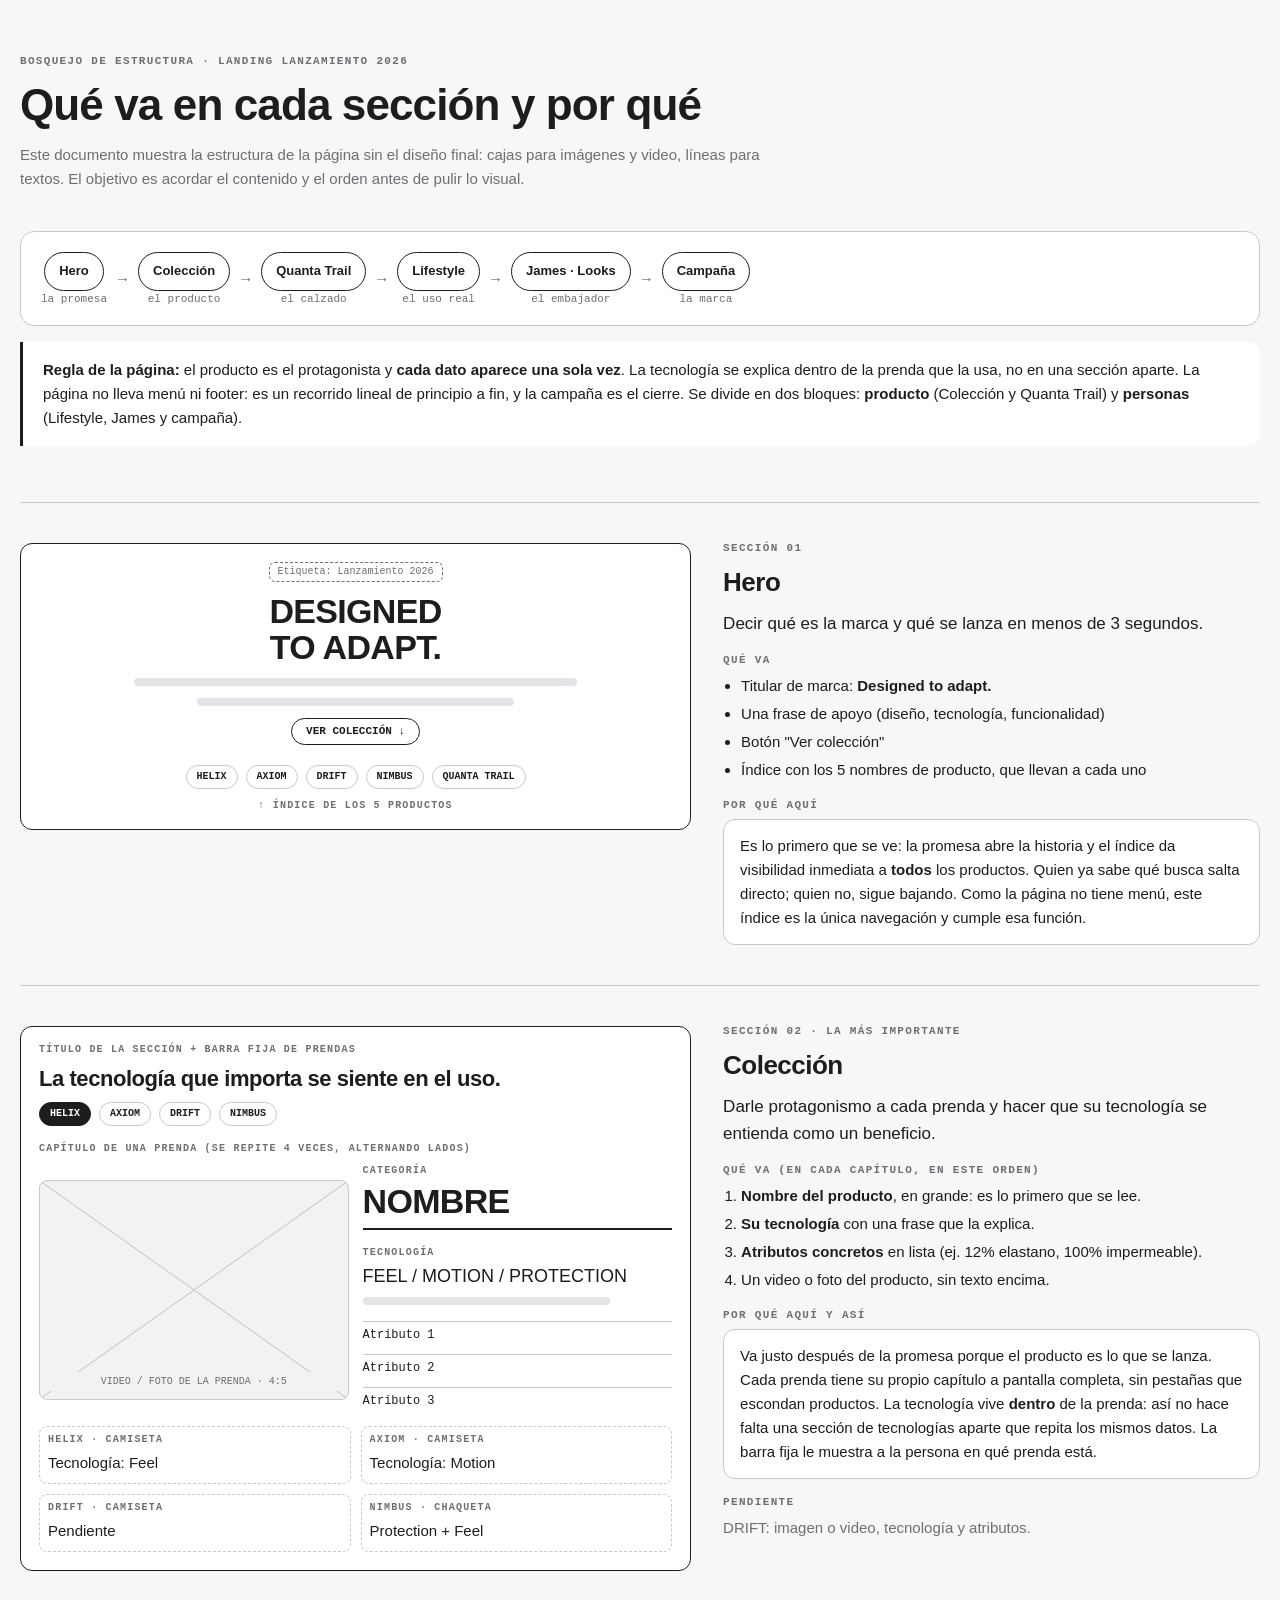
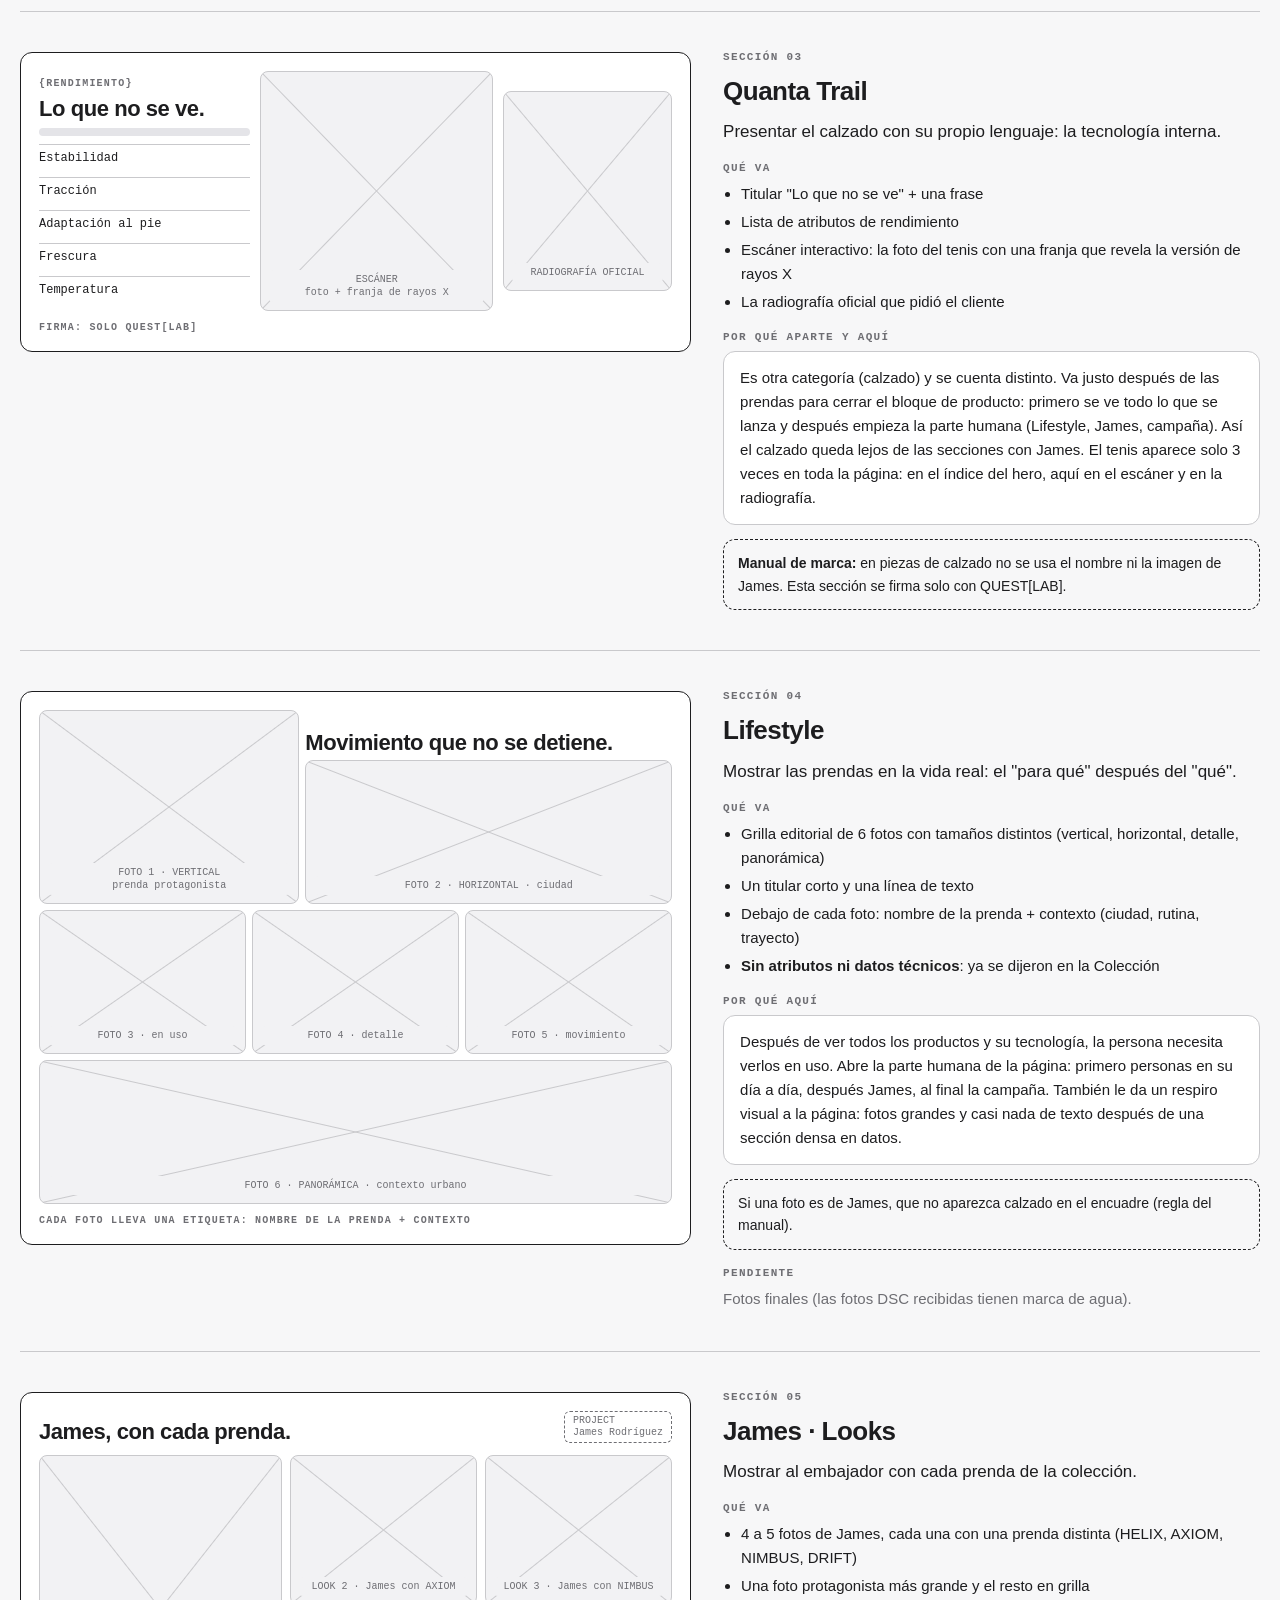
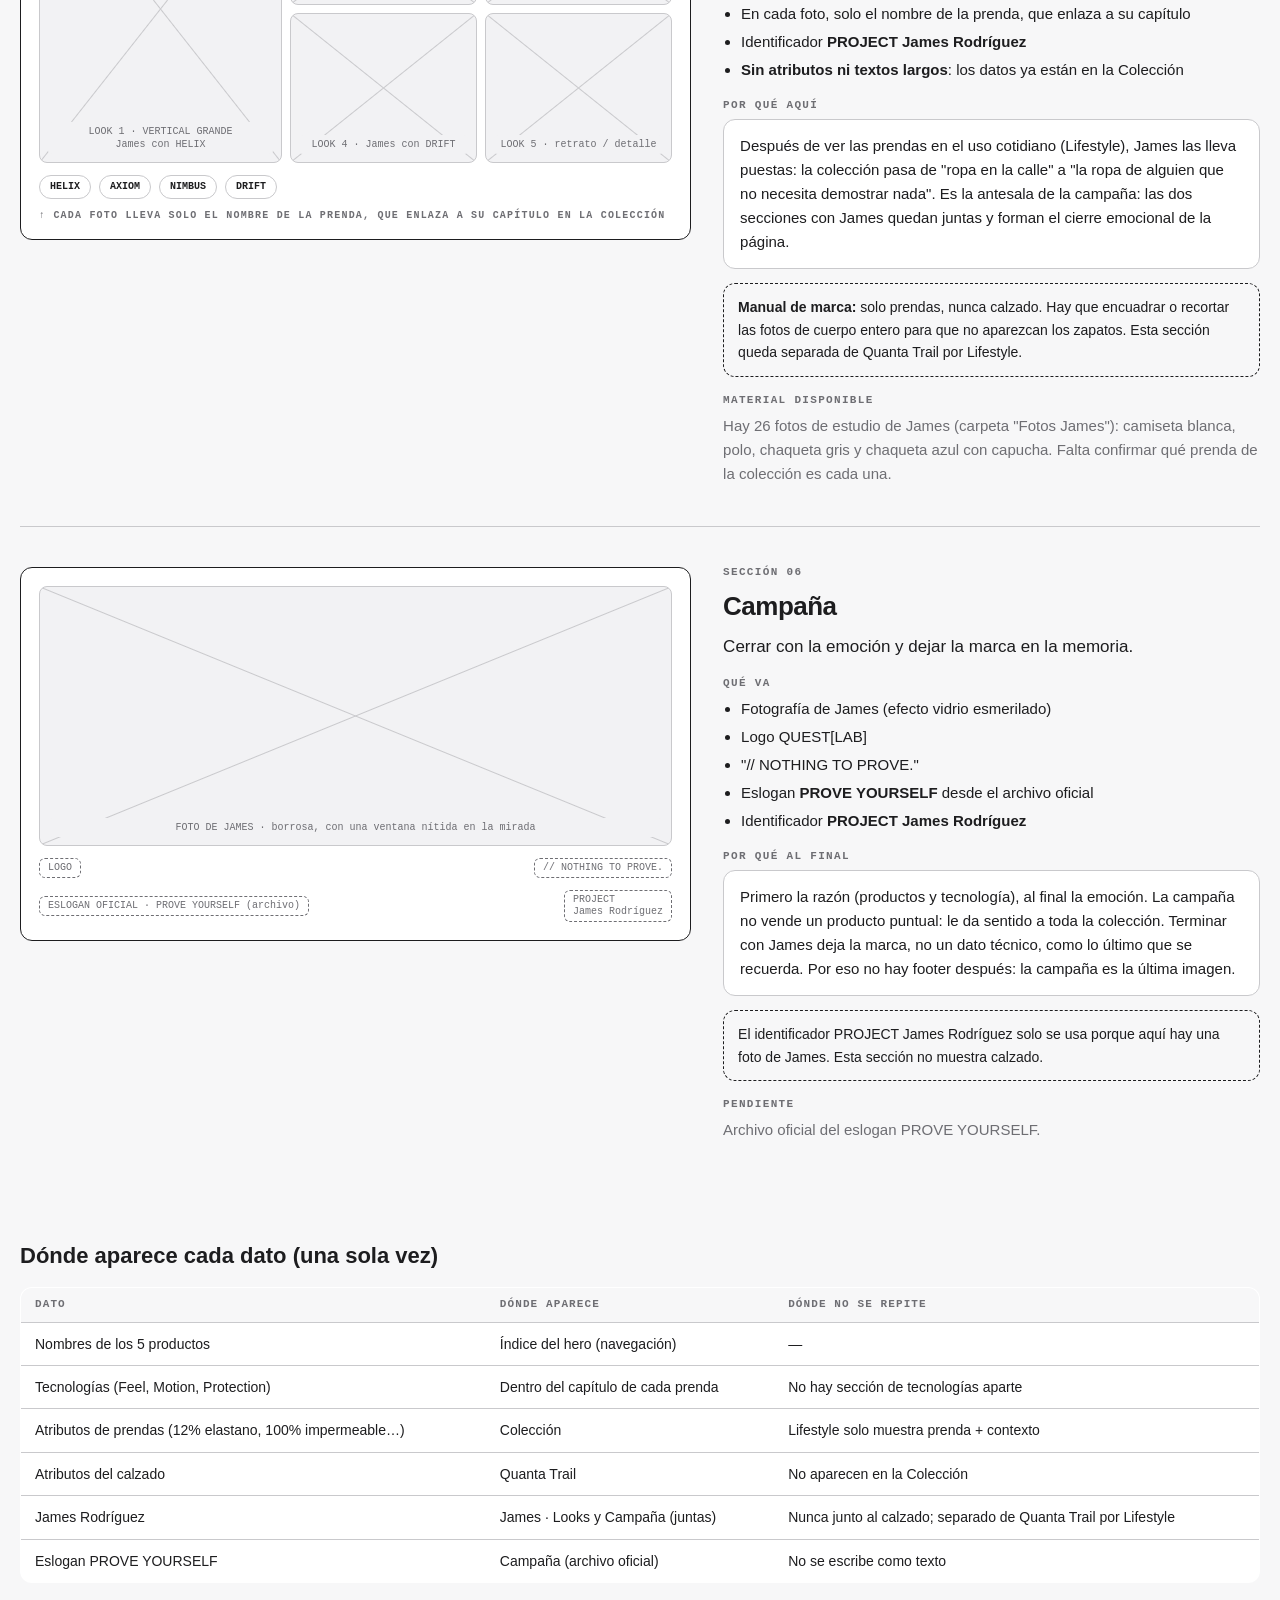
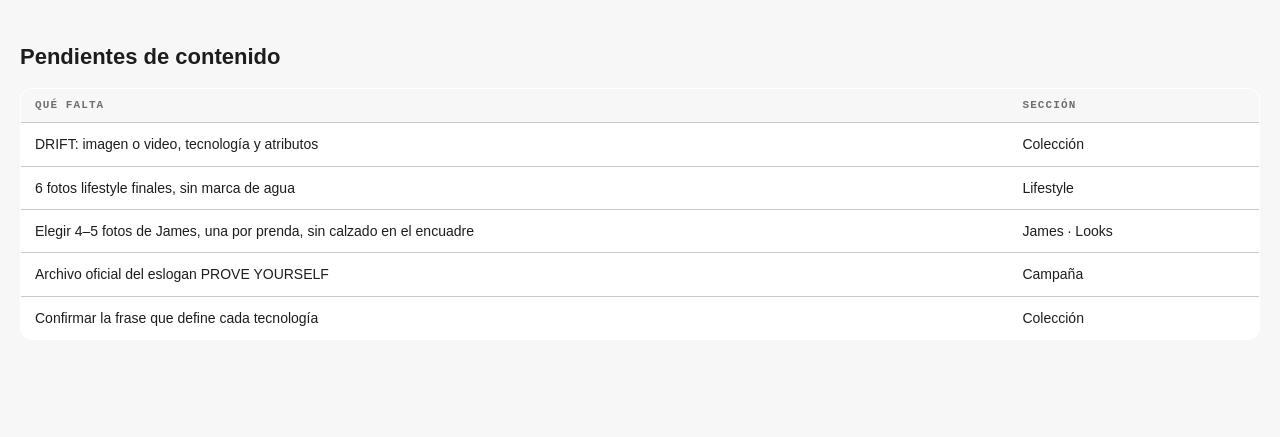
<file: bosquejo.html>
<!doctype html>
<html lang="es">
<head>
<meta charset="utf-8">
<meta name="viewport" content="width=device-width, initial-scale=1">
<title>Bosquejo — Landing Lanzamiento 2026</title>
<style>
  /* Bosquejo de baja fidelidad: solo estructura y contenido, sin diseño final */
  :root {
    --ink: #1d1d1f; --mute: #6e6e73; --line: #c9c9cc; --box: #f2f2f4; --box2: #e4e4e8; --paper: #ffffff; --bg: #f7f7f8;
    --sans: -apple-system, BlinkMacSystemFont, "Segoe UI", Roboto, Helvetica, Arial, sans-serif;
    --mono: "SFMono-Regular", Menlo, Consolas, monospace;
  }
  * { box-sizing: border-box; }
  body { margin: 0; background: var(--bg); color: var(--ink); font: 15px/1.6 var(--sans); }
  h1, h2, h3, h4, p, ul, ol { margin: 0; }
  .page { width: min(100% - 32px, 1240px); margin: 0 auto; padding: 56px 0 96px; }

  /* Encabezado del documento */
  .doc-head { display: grid; gap: 14px; margin-bottom: 40px; }
  .doc-head small { font: 600 11px/1 var(--mono); letter-spacing: .12em; text-transform: uppercase; color: var(--mute); }
  .doc-head h1 { font-size: clamp(28px, 4vw, 44px); line-height: 1.1; letter-spacing: -0.02em; }
  .doc-head p { max-width: 760px; color: var(--mute); }

  /* Flujo */
  .flow { display: flex; flex-wrap: wrap; align-items: center; gap: 8px; padding: 20px; background: var(--paper); border: 1px solid var(--line); border-radius: 14px; margin-bottom: 16px; }
  .flow b { padding: 8px 14px; border: 1.5px solid var(--ink); border-radius: 999px; font-size: 13px; }
  .flow span { color: var(--mute); }
  .flow i { font-style: normal; display: block; font: 400 11px var(--mono); color: var(--mute); margin-top: 2px; text-align: center; }
  .flow .step { display: grid; justify-items: center; }
  .rule { padding: 16px 20px; border-left: 3px solid var(--ink); background: var(--paper); border-radius: 0 12px 12px 0; margin-bottom: 56px; }

  /* Sección del bosquejo: wireframe + anotaciones */
  .sec { display: grid; grid-template-columns: minmax(0, 1.25fr) minmax(0, 1fr); gap: 32px; align-items: start; padding: 40px 0; border-top: 1px solid var(--line); }
  .sec-id { font: 600 11px/1 var(--mono); letter-spacing: .12em; color: var(--mute); text-transform: uppercase; }
  .notes h2 { font-size: 26px; letter-spacing: -0.02em; margin: 8px 0 6px; }
  .notes .goal { font-size: 17px; margin-bottom: 18px; }
  .notes h4 { font: 600 11px/1 var(--mono); letter-spacing: .12em; text-transform: uppercase; color: var(--mute); margin: 18px 0 8px; }
  .notes ul { padding-left: 18px; }
  .notes li + li { margin-top: 4px; }
  .notes .why { padding: 14px 16px; background: var(--paper); border: 1px solid var(--line); border-radius: 12px; }
  .notes .warn { padding: 12px 14px; border: 1.5px dashed var(--ink); border-radius: 12px; font-size: 14px; margin-top: 14px; }
  .notes .todo { color: var(--mute); }

  /* Elementos de wireframe */
  .wf { background: var(--paper); border: 1.5px solid var(--ink); border-radius: 12px; padding: 18px; display: grid; gap: 12px; position: sticky; top: 16px; }
  .wf-img { position: relative; min-height: 90px; border: 1.5px solid var(--line); border-radius: 8px; background:
      linear-gradient(to top right, transparent calc(50% - 1px), var(--line) 50%, transparent calc(50% + 1px)),
      linear-gradient(to top left, transparent calc(50% - 1px), var(--line) 50%, transparent calc(50% + 1px)), var(--box); }
  .wf-img > span { position: absolute; inset: auto 8px 8px 8px; font: 500 10px/1.3 var(--mono); color: var(--mute); text-align: center; background: var(--box); padding: 3px 6px; border-radius: 4px; }
  .wf-line { height: 8px; border-radius: 4px; background: var(--box2); }
  .wf-h { font: 800 22px/1.05 var(--sans); letter-spacing: -0.02em; }
  .wf-h.xl { font-size: 34px; }
  .wf-label { font: 600 10px/1 var(--mono); letter-spacing: .12em; text-transform: uppercase; color: var(--mute); }
  .wf-btn { justify-self: start; padding: 7px 14px; border: 1.5px solid var(--ink); border-radius: 999px; font: 600 11px/1 var(--mono); }
  .wf-row { display: flex; gap: 8px; flex-wrap: wrap; }
  .wf-pill { padding: 6px 10px; border: 1.5px solid var(--line); border-radius: 999px; font: 600 10px/1 var(--mono); }
  .wf-pill.on { border-color: var(--ink); background: var(--ink); color: #fff; }
  .wf-tag { display: inline-block; padding: 3px 8px; border: 1px dashed var(--mute); border-radius: 6px; font: 500 10px/1.2 var(--mono); color: var(--mute); }
  .wf-grid { display: grid; gap: 8px; }
  .center { text-align: center; justify-items: center; }
  .wf-split { display: grid; grid-template-columns: 1fr 1fr; gap: 14px; align-items: center; }
  .wf-list { display: grid; gap: 6px; }
  .wf-list div { padding: 6px 0; border-top: 1px solid var(--line); font: 500 12px var(--mono); }
  .wf-tech { padding: 8px 0; border-top: 2px solid var(--ink); }
  .wf-tech b { display: block; font-size: 18px; font-weight: 400; }
  .wf-mini { display: grid; grid-template-columns: 1fr 1fr; gap: 10px; }
  .wf-mini > div { border: 1px dashed var(--line); border-radius: 8px; padding: 8px; display: grid; gap: 6px; }
  .bento { display: grid; grid-template-columns: repeat(12, 1fr); grid-auto-rows: 44px; gap: 6px; }
  .bento .wf-img { min-height: 0; }

  /* Tabla final */
  table { width: 100%; border-collapse: collapse; background: var(--paper); border: 1px solid var(--line); border-radius: 12px; overflow: hidden; font-size: 14px; }
  th, td { text-align: left; padding: 10px 14px; border-bottom: 1px solid var(--line); vertical-align: top; }
  th { font: 600 11px/1.2 var(--mono); letter-spacing: .1em; text-transform: uppercase; color: var(--mute); background: var(--bg); }
  .block-title { font-size: 22px; margin: 56px 0 14px; }

  @media (max-width: 860px) {
    .sec { grid-template-columns: 1fr; }
    .wf { position: static; }
    .wf-split { grid-template-columns: 1fr; }
    .flow { justify-content: flex-start; }
    table { font-size: 13px; }
  }
</style>
</head>
<body>
<main class="page">

  <header class="doc-head">
    <small>Bosquejo de estructura · Landing lanzamiento 2026</small>
    <h1>Qué va en cada sección y por qué</h1>
    <p>Este documento muestra la estructura de la página sin el diseño final: cajas para imágenes y video, líneas para textos. El objetivo es acordar el contenido y el orden antes de pulir lo visual.</p>
  </header>

  <!-- Flujo general -->
  <div class="flow" aria-label="Orden de la página">
    <div class="step"><b>Hero</b><i>la promesa</i></div><span>→</span>
    <div class="step"><b>Colección</b><i>el producto</i></div><span>→</span>
    <div class="step"><b>Quanta Trail</b><i>el calzado</i></div><span>→</span>
    <div class="step"><b>Lifestyle</b><i>el uso real</i></div><span>→</span>
    <div class="step"><b>James · Looks</b><i>el embajador</i></div><span>→</span>
    <div class="step"><b>Campaña</b><i>la marca</i></div>
  </div>
  <p class="rule"><b>Regla de la página:</b> el producto es el protagonista y <b>cada dato aparece una sola vez</b>. La tecnología se explica dentro de la prenda que la usa, no en una sección aparte. La página no lleva menú ni footer: es un recorrido lineal de principio a fin, y la campaña es el cierre. Se divide en dos bloques: <b>producto</b> (Colección y Quanta Trail) y <b>personas</b> (Lifestyle, James y campaña).</p>

  <!-- ===== 01 HERO ===== -->
  <section class="sec">
    <div class="wf center">
      <span class="wf-tag">Etiqueta: Lanzamiento 2026</span>
      <div class="wf-h xl">DESIGNED<br>TO ADAPT.</div>
      <div class="wf-line" style="width:70%"></div><div class="wf-line" style="width:50%"></div>
      <span class="wf-btn" style="justify-self:center">VER COLECCIÓN ↓</span>
      <div class="wf-row" style="justify-content:center;margin-top:8px">
        <span class="wf-pill">HELIX</span><span class="wf-pill">AXIOM</span><span class="wf-pill">DRIFT</span><span class="wf-pill">NIMBUS</span><span class="wf-pill">QUANTA TRAIL</span>
      </div>
      <span class="wf-label">↑ índice de los 5 productos</span>
    </div>
    <div class="notes">
      <p class="sec-id">Sección 01</p>
      <h2>Hero</h2>
      <p class="goal">Decir qué es la marca y qué se lanza en menos de 3 segundos.</p>
      <h4>Qué va</h4>
      <ul>
        <li>Titular de marca: <b>Designed to adapt.</b></li>
        <li>Una frase de apoyo (diseño, tecnología, funcionalidad)</li>
        <li>Botón "Ver colección"</li>
        <li>Índice con los 5 nombres de producto, que llevan a cada uno</li>
      </ul>
      <h4>Por qué aquí</h4>
      <p class="why">Es lo primero que se ve: la promesa abre la historia y el índice da visibilidad inmediata a <b>todos</b> los productos. Quien ya sabe qué busca salta directo; quien no, sigue bajando. Como la página no tiene menú, este índice es la única navegación y cumple esa función.</p>
    </div>
  </section>

  <!-- ===== 02 COLECCIÓN ===== -->
  <section class="sec">
    <div class="wf">
      <span class="wf-label">Título de la sección + barra fija de prendas</span>
      <div class="wf-h">La tecnología que importa se siente en el uso.</div>
      <div class="wf-row"><span class="wf-pill on">HELIX</span><span class="wf-pill">AXIOM</span><span class="wf-pill">DRIFT</span><span class="wf-pill">NIMBUS</span></div>
      <span class="wf-label" style="margin-top:6px">Capítulo de una prenda (se repite 4 veces, alternando lados)</span>
      <div class="wf-split">
        <div class="wf-img" style="min-height:220px"><span>VIDEO / FOTO DE LA PRENDA · 4:5</span></div>
        <div class="wf-grid">
          <span class="wf-label">Categoría</span>
          <div class="wf-h xl">NOMBRE</div>
          <div class="wf-tech"><span class="wf-label">Tecnología</span><b>FEEL / MOTION / PROTECTION</b><div class="wf-line" style="width:80%;margin-top:6px"></div></div>
          <div class="wf-list"><div>Atributo 1</div><div>Atributo 2</div><div>Atributo 3</div></div>
        </div>
      </div>
      <div class="wf-mini">
        <div><span class="wf-label">HELIX · camiseta</span><span>Tecnología: Feel</span></div>
        <div><span class="wf-label">AXIOM · camiseta</span><span>Tecnología: Motion</span></div>
        <div><span class="wf-label">DRIFT · camiseta</span><span class="todo">Pendiente</span></div>
        <div><span class="wf-label">NIMBUS · chaqueta</span><span>Protection + Feel</span></div>
      </div>
    </div>
    <div class="notes">
      <p class="sec-id">Sección 02 · la más importante</p>
      <h2>Colección</h2>
      <p class="goal">Darle protagonismo a cada prenda y hacer que su tecnología se entienda como un beneficio.</p>
      <h4>Qué va (en cada capítulo, en este orden)</h4>
      <ol style="padding-left:18px">
        <li><b>Nombre del producto</b>, en grande: es lo primero que se lee.</li>
        <li><b>Su tecnología</b> con una frase que la explica.</li>
        <li><b>Atributos concretos</b> en lista (ej. 12% elastano, 100% impermeable).</li>
        <li>Un video o foto del producto, sin texto encima.</li>
      </ol>
      <h4>Por qué aquí y así</h4>
      <p class="why">Va justo después de la promesa porque el producto es lo que se lanza. Cada prenda tiene su propio capítulo a pantalla completa, sin pestañas que escondan productos. La tecnología vive <b>dentro</b> de la prenda: así no hace falta una sección de tecnologías aparte que repita los mismos datos. La barra fija le muestra a la persona en qué prenda está.</p>
      <h4>Pendiente</h4>
      <p class="todo">DRIFT: imagen o video, tecnología y atributos.</p>
    </div>
  </section>

  <!-- ===== 03 QUANTA TRAIL ===== -->
  <section class="sec">
    <div class="wf">
      <div style="display:grid;grid-template-columns:1fr 1.1fr .8fr;gap:10px;align-items:center">
        <div class="wf-grid">
          <span class="wf-label">{Rendimiento}</span>
          <div class="wf-h">Lo que no se ve.</div>
          <div class="wf-line"></div>
          <div class="wf-list"><div>Estabilidad</div><div>Tracción</div><div>Adaptación al pie</div><div>Frescura</div><div>Temperatura</div></div>
        </div>
        <div class="wf-img" style="min-height:240px"><span>ESCÁNER<br>foto + franja de rayos X</span></div>
        <div class="wf-img" style="min-height:200px"><span>RADIOGRAFÍA OFICIAL</span></div>
      </div>
      <span class="wf-label">Firma: solo QUEST[LAB]</span>
    </div>
    <div class="notes">
      <p class="sec-id">Sección 03</p>
      <h2>Quanta Trail</h2>
      <p class="goal">Presentar el calzado con su propio lenguaje: la tecnología interna.</p>
      <h4>Qué va</h4>
      <ul>
        <li>Titular "Lo que no se ve" + una frase</li>
        <li>Lista de atributos de rendimiento</li>
        <li>Escáner interactivo: la foto del tenis con una franja que revela la versión de rayos X</li>
        <li>La radiografía oficial que pidió el cliente</li>
      </ul>
      <h4>Por qué aparte y aquí</h4>
      <p class="why">Es otra categoría (calzado) y se cuenta distinto. Va justo después de las prendas para cerrar el bloque de producto: primero se ve todo lo que se lanza y después empieza la parte humana (Lifestyle, James, campaña). Así el calzado queda lejos de las secciones con James. El tenis aparece solo 3 veces en toda la página: en el índice del hero, aquí en el escáner y en la radiografía.</p>
      <p class="warn"><b>Manual de marca:</b> en piezas de calzado no se usa el nombre ni la imagen de James. Esta sección se firma solo con QUEST[LAB].</p>
    </div>
  </section>

  <!-- ===== 04 LIFESTYLE ===== -->
  <section class="sec">
    <div class="wf">
      <div class="bento">
        <div class="wf-img" style="grid-column:1/6;grid-row:1/5"><span>FOTO 1 · VERTICAL<br>prenda protagonista</span></div>
        <div style="grid-column:6/13;grid-row:1/2;display:grid;gap:6px;align-content:end"><div class="wf-h">Movimiento que no se detiene.</div></div>
        <div class="wf-img" style="grid-column:6/13;grid-row:2/5"><span>FOTO 2 · HORIZONTAL · ciudad</span></div>
        <div class="wf-img" style="grid-column:1/5;grid-row:5/8"><span>FOTO 3 · en uso</span></div>
        <div class="wf-img" style="grid-column:5/9;grid-row:5/8"><span>FOTO 4 · detalle</span></div>
        <div class="wf-img" style="grid-column:9/13;grid-row:5/8"><span>FOTO 5 · movimiento</span></div>
        <div class="wf-img" style="grid-column:1/13;grid-row:8/11"><span>FOTO 6 · PANORÁMICA · contexto urbano</span></div>
      </div>
      <span class="wf-label">Cada foto lleva una etiqueta: nombre de la prenda + contexto</span>
    </div>
    <div class="notes">
      <p class="sec-id">Sección 04</p>
      <h2>Lifestyle</h2>
      <p class="goal">Mostrar las prendas en la vida real: el "para qué" después del "qué".</p>
      <h4>Qué va</h4>
      <ul>
        <li>Grilla editorial de 6 fotos con tamaños distintos (vertical, horizontal, detalle, panorámica)</li>
        <li>Un titular corto y una línea de texto</li>
        <li>Debajo de cada foto: nombre de la prenda + contexto (ciudad, rutina, trayecto)</li>
        <li><b>Sin atributos ni datos técnicos</b>: ya se dijeron en la Colección</li>
      </ul>
      <h4>Por qué aquí</h4>
      <p class="why">Después de ver todos los productos y su tecnología, la persona necesita verlos en uso. Abre la parte humana de la página: primero personas en su día a día, después James, al final la campaña. También le da un respiro visual a la página: fotos grandes y casi nada de texto después de una sección densa en datos.</p>
      <p class="warn">Si una foto es de James, que no aparezca calzado en el encuadre (regla del manual).</p>
      <h4>Pendiente</h4>
      <p class="todo">Fotos finales (las fotos DSC recibidas tienen marca de agua).</p>
    </div>
  </section>

  <!-- ===== 05 JAMES · LOOKS ===== -->
  <section class="sec">
    <div class="wf">
      <div class="wf-row" style="justify-content:space-between;align-items:end">
        <div class="wf-h">James, con cada prenda.</div>
        <span class="wf-tag">PROJECT<br>James Rodríguez</span>
      </div>
      <div style="display:grid;grid-template-columns:1.3fr 1fr 1fr;grid-template-rows:150px 150px;gap:8px">
        <div class="wf-img" style="grid-row:1/3"><span>LOOK 1 · VERTICAL GRANDE<br>James con HELIX</span></div>
        <div class="wf-img"><span>LOOK 2 · James con AXIOM</span></div>
        <div class="wf-img"><span>LOOK 3 · James con NIMBUS</span></div>
        <div class="wf-img"><span>LOOK 4 · James con DRIFT</span></div>
        <div class="wf-img"><span>LOOK 5 · retrato / detalle</span></div>
      </div>
      <div class="wf-row">
        <span class="wf-pill">HELIX</span><span class="wf-pill">AXIOM</span><span class="wf-pill">NIMBUS</span><span class="wf-pill">DRIFT</span>
      </div>
      <span class="wf-label">↑ Cada foto lleva solo el nombre de la prenda, que enlaza a su capítulo en la Colección</span>
    </div>
    <div class="notes">
      <p class="sec-id">Sección 05</p>
      <h2>James · Looks</h2>
      <p class="goal">Mostrar al embajador con cada prenda de la colección.</p>
      <h4>Qué va</h4>
      <ul>
        <li>4 a 5 fotos de James, cada una con una prenda distinta (HELIX, AXIOM, NIMBUS, DRIFT)</li>
        <li>Una foto protagonista más grande y el resto en grilla</li>
        <li>En cada foto, solo el nombre de la prenda, que enlaza a su capítulo</li>
        <li>Identificador <b>PROJECT James Rodríguez</b></li>
        <li><b>Sin atributos ni textos largos</b>: los datos ya están en la Colección</li>
      </ul>
      <h4>Por qué aquí</h4>
      <p class="why">Después de ver las prendas en el uso cotidiano (Lifestyle), James las lleva puestas: la colección pasa de "ropa en la calle" a "la ropa de alguien que no necesita demostrar nada". Es la antesala de la campaña: las dos secciones con James quedan juntas y forman el cierre emocional de la página.</p>
      <p class="warn"><b>Manual de marca:</b> solo prendas, nunca calzado. Hay que encuadrar o recortar las fotos de cuerpo entero para que no aparezcan los zapatos. Esta sección queda separada de Quanta Trail por Lifestyle.</p>
      <h4>Material disponible</h4>
      <p class="todo">Hay 26 fotos de estudio de James (carpeta "Fotos James"): camiseta blanca, polo, chaqueta gris y chaqueta azul con capucha. Falta confirmar qué prenda de la colección es cada una.</p>
    </div>
  </section>

  <!-- ===== 06 CAMPAÑA ===== -->
  <section class="sec">
    <div class="wf">
      <div class="wf-img" style="min-height:260px"><span>FOTO DE JAMES · borrosa, con una ventana nítida en la mirada</span></div>
      <div class="wf-row" style="justify-content:space-between">
        <span class="wf-tag">LOGO</span><span class="wf-tag">// NOTHING TO PROVE.</span>
      </div>
      <div class="wf-row" style="justify-content:space-between;align-items:center">
        <span class="wf-tag">ESLOGAN OFICIAL · PROVE YOURSELF (archivo)</span>
        <span class="wf-tag">PROJECT<br>James Rodríguez</span>
      </div>
    </div>
    <div class="notes">
      <p class="sec-id">Sección 06</p>
      <h2>Campaña</h2>
      <p class="goal">Cerrar con la emoción y dejar la marca en la memoria.</p>
      <h4>Qué va</h4>
      <ul>
        <li>Fotografía de James (efecto vidrio esmerilado)</li>
        <li>Logo QUEST[LAB]</li>
        <li>"// NOTHING TO PROVE."</li>
        <li>Eslogan <b>PROVE YOURSELF</b> desde el archivo oficial</li>
        <li>Identificador <b>PROJECT James Rodríguez</b></li>
      </ul>
      <h4>Por qué al final</h4>
      <p class="why">Primero la razón (productos y tecnología), al final la emoción. La campaña no vende un producto puntual: le da sentido a toda la colección. Terminar con James deja la marca, no un dato técnico, como lo último que se recuerda. Por eso no hay footer después: la campaña es la última imagen.</p>
      <p class="warn">El identificador PROJECT James Rodríguez solo se usa porque aquí hay una foto de James. Esta sección no muestra calzado.</p>
      <h4>Pendiente</h4>
      <p class="todo">Archivo oficial del eslogan PROVE YOURSELF.</p>
    </div>
  </section>

  <!-- ===== Dónde vive cada dato ===== -->
  <h3 class="block-title">Dónde aparece cada dato (una sola vez)</h3>
  <table>
    <thead><tr><th>Dato</th><th>Dónde aparece</th><th>Dónde NO se repite</th></tr></thead>
    <tbody>
      <tr><td>Nombres de los 5 productos</td><td>Índice del hero (navegación)</td><td>—</td></tr>
      <tr><td>Tecnologías (Feel, Motion, Protection)</td><td>Dentro del capítulo de cada prenda</td><td>No hay sección de tecnologías aparte</td></tr>
      <tr><td>Atributos de prendas (12% elastano, 100% impermeable…)</td><td>Colección</td><td>Lifestyle solo muestra prenda + contexto</td></tr>
      <tr><td>Atributos del calzado</td><td>Quanta Trail</td><td>No aparecen en la Colección</td></tr>
      <tr><td>James Rodríguez</td><td>James · Looks y Campaña (juntas)</td><td>Nunca junto al calzado; separado de Quanta Trail por Lifestyle</td></tr>
      <tr><td>Eslogan PROVE YOURSELF</td><td>Campaña (archivo oficial)</td><td>No se escribe como texto</td></tr>
    </tbody>
  </table>

  <h3 class="block-title">Pendientes de contenido</h3>
  <table>
    <thead><tr><th>Qué falta</th><th>Sección</th></tr></thead>
    <tbody>
      <tr><td>DRIFT: imagen o video, tecnología y atributos</td><td>Colección</td></tr>
      <tr><td>6 fotos lifestyle finales, sin marca de agua</td><td>Lifestyle</td></tr>
      <tr><td>Elegir 4–5 fotos de James, una por prenda, sin calzado en el encuadre</td><td>James · Looks</td></tr>
      <tr><td>Archivo oficial del eslogan PROVE YOURSELF</td><td>Campaña</td></tr>
      <tr><td>Confirmar la frase que define cada tecnología</td><td>Colección</td></tr>
    </tbody>
  </table>

</main>
</body>
</html>
</file>
<file: styles.css>
/* =========================================================
   QUEST[LAB] — Estilos (versión simplificada: foco en productos)
   Paleta y tipografía según "Manual v1: Quest Lab x JR"
   Black 40% · White 30% · Jet Black 12% · Cloud Dancer 8%
   Gargoyle 8% · Lime Green 2% (solo acentos mínimos)
   ========================================================= */

@font-face { font-family: "JetBrains Mono"; src: url("assets/fonts/JetBrainsMono-Light.ttf") format("truetype"); font-weight: 300; font-display: swap; }
@font-face { font-family: "JetBrains Mono"; src: url("assets/fonts/JetBrainsMono-Medium.ttf") format("truetype"); font-weight: 500; font-display: swap; }
@font-face { font-family: "JetBrains Mono"; src: url("assets/fonts/JetBrainsMono-SemiBold.ttf") format("truetype"); font-weight: 600; font-display: swap; }
@font-face { font-family: "JetBrains Mono"; src: url("assets/fonts/JetBrainsMono-ExtraBold.ttf") format("truetype"); font-weight: 800; font-display: swap; }

:root {
  --black: #000000;
  --white: #ffffff;
  --jet-black: #2d2c2f;
  --cloud-dancer: #f0eee9;
  --gargoyle: #686767;
  --lime: #e4f549;
  /* QL Blue: color nuevo aprobado (referentes de banners de campaña) */
  --blue: #3d5468;
  --blue-light: #506880;
  --blue-deep: #19324e;
  --blue-soft: #8ea3bb; /* QL Blue aclarado: legible como texto sobre negro */

  --line-dark: rgba(255, 255, 255, 0.16);
  --line-light: rgba(0, 0, 0, 0.14);
  --gutter: clamp(1rem, 4vw, 4rem);
  --radius: clamp(18px, 2.2vw, 32px);
  --mono: "JetBrains Mono", "SFMono-Regular", Consolas, monospace;
  --ease: cubic-bezier(0.22, 1, 0.36, 1);
}

*, *::before, *::after { box-sizing: border-box; }
html { scroll-behavior: smooth; }
body {
  margin: 0; background: var(--black); color: var(--white);
  font-family: var(--mono); font-size: 14px; font-weight: 300; line-height: 1.65;
  -webkit-font-smoothing: antialiased; overflow-x: hidden;
}
a { color: inherit; text-decoration: none; }
button { font: inherit; color: inherit; background: none; border: 0; cursor: pointer; padding: 0; }
h1, h2, h3, h4, p { margin: 0; }
img, video { display: block; max-width: 100%; }
ul, ol { list-style: none; margin: 0; padding: 0; }
:focus-visible { outline: 1px solid var(--lime); outline-offset: 4px; }
.visually-hidden { position: absolute; width: 1px; height: 1px; overflow: hidden; clip: rect(0 0 0 0); white-space: nowrap; }

.wrap { width: min(100% - var(--gutter) * 2, 1440px); margin: 0 auto; }
.lime-dot { display: inline-block; width: 6px; height: 6px; margin-right: 0.6rem; border-radius: 50%; background: var(--lime); vertical-align: 1px; }
.period { color: var(--gargoyle); font-style: normal; } /* el manual no permite lima en titulares */

.kicker {
  display: flex; justify-content: space-between; gap: 1rem; padding-bottom: 1rem;
  border-bottom: 1px solid var(--line-dark); color: var(--gargoyle);
  font-size: 10px; font-weight: 500; letter-spacing: 0.12em;
}
.title { font-size: clamp(2rem, 4.4vw, 4.2rem); font-weight: 600; letter-spacing: -0.065em; line-height: 1.06; }
.lead-sm { max-width: 28rem; color: var(--gargoyle); font-size: 12px; line-height: 1.9; }
.section-head { display: flex; justify-content: space-between; align-items: flex-end; gap: 2rem; padding: clamp(2.5rem, 5vw, 4rem) 0 2.5rem; }

.reveal { opacity: 0; transform: translateY(24px); transition: opacity 0.8s var(--ease), transform 0.8s var(--ease); }
.reveal.is-in { opacity: 1; transform: none; }

.btn { display: inline-flex; align-items: center; gap: 0.75rem; min-height: 46px; padding: 0 1.4rem; border-radius: 999px; font-size: 11px; font-weight: 600; letter-spacing: 0.08em; transition: background 0.3s, color 0.3s; }
.btn-solid { background: var(--white); color: var(--black); }
.btn-solid:hover { background: var(--cloud-dancer); }

/* Espacio reservado para contenido pendiente */
.slot {
  position: relative; background:
    linear-gradient(rgba(255,255,255,.05) 1px, transparent 1px),
    linear-gradient(90deg, rgba(255,255,255,.05) 1px, transparent 1px), var(--jet-black);
  background-size: 28px 28px;
}
.slot::after { content: attr(data-label); position: absolute; inset: 0; display: grid; place-items: center; font-size: 9px; letter-spacing: 0.14em; color: var(--gargoyle); text-align: center; padding: 1rem; }
.slot-dark { background: transparent; border: 1px dashed rgba(255,255,255,.35); border-radius: 6px; }

.corner { position: absolute; z-index: 2; width: 14px; height: 14px; border: 1px solid rgba(255,255,255,.7); pointer-events: none; }
.corner.tl { top: 10px; left: 10px; border-right: 0; border-bottom: 0; }
.corner.tr { top: 10px; right: 10px; border-left: 0; border-bottom: 0; }
.corner.bl { bottom: 10px; left: 10px; border-right: 0; border-top: 0; }
.corner.br { bottom: 10px; right: 10px; border-left: 0; border-top: 0; }

/* Progreso de scroll */
.scroll-progress { position: fixed; top: 0; left: 0; right: 0; height: 2px; z-index: 120; }
.scroll-progress span { display: block; height: 100%; background: var(--white); transform-origin: 0 50%; transform: scaleX(0); }

/* =========================================================
   HEADER
   ========================================================= */
.site-header {
  position: fixed; top: 0; left: 0; right: 0; z-index: 100;
  display: flex; align-items: center; justify-content: space-between; gap: 1.5rem;
  padding: 1rem calc(var(--gutter) + 0.5rem); transition: background 0.4s, padding 0.4s;
}
.site-header.is-scrolled { background: rgba(0,0,0,.75); backdrop-filter: blur(14px); -webkit-backdrop-filter: blur(14px); padding-top: 0.7rem; padding-bottom: 0.7rem; }
.brand { width: clamp(120px, 12vw, 170px); flex: 0 0 auto; }
.brand img { filter: invert(1); width: 100%; height: auto; }

.pill-nav {
  position: relative; display: flex; gap: 0.25rem; padding: 0.35rem;
  border: 1px solid var(--line-dark); border-radius: 999px; background: rgba(45,44,47,.55);
  backdrop-filter: blur(10px); -webkit-backdrop-filter: blur(10px);
  font-size: 11px; font-weight: 500; letter-spacing: 0.04em;
}
.pill-nav a { position: relative; z-index: 1; padding: 0.5rem 0.95rem; border-radius: 999px; color: var(--cloud-dancer); transition: color 0.3s; }
.pill-nav a.is-active { color: var(--black); }
.pill-indicator { position: absolute; top: 0.35rem; bottom: 0.35rem; left: 0; width: 0; border-radius: 999px; background: var(--white); opacity: 0; transition: transform 0.5s var(--ease), width 0.5s var(--ease), opacity 0.3s; }

.header-cta { display: inline-flex; align-items: center; gap: 0.35rem; padding: 0.7rem 1.1rem; border: 1px solid var(--line-dark); border-radius: 999px; font-size: 10px; font-weight: 600; letter-spacing: 0.1em; transition: background 0.3s, color 0.3s; }
.header-cta:hover { background: var(--white); color: var(--black); }

.menu-toggle { display: none; width: 42px; height: 42px; border: 1px solid var(--line-dark); border-radius: 50%; position: relative; }
.menu-toggle span { position: absolute; left: 12px; right: 12px; height: 1px; background: var(--white); transition: transform 0.3s; }
.menu-toggle span:first-child { top: 17px; }
.menu-toggle span:last-child { top: 24px; }
.menu-toggle[aria-expanded="true"] span:first-child { transform: translateY(3.5px) rotate(45deg); }
.menu-toggle[aria-expanded="true"] span:last-child { transform: translateY(-3.5px) rotate(-45deg); }

/* =========================================================
   01 · HERO
   ========================================================= */
.hero { padding: calc(var(--gutter) * 0.6) calc(var(--gutter) * 0.6) 0; }
.hero-frame {
  position: relative; overflow: hidden; isolation: isolate; min-height: calc(100svh - var(--gutter) * 1.2);
  border-radius: var(--radius); border: 1px solid rgba(255,255,255,.06);
  display: flex; flex-direction: column; justify-content: center; align-items: center;
}
.hero-grid {
  position: absolute; inset: 0 auto auto 0; width: 50%; height: 65%; z-index: -1; opacity: 0.45;
  background-image: linear-gradient(rgba(255,255,255,.22) 1px, transparent 1px), linear-gradient(90deg, rgba(255,255,255,.22) 1px, transparent 1px);
  background-size: 22px 22px;
  -webkit-mask-image: radial-gradient(ellipse at 0% 0%, #000, transparent 70%);
  mask-image: radial-gradient(ellipse at 0% 0%, #000, transparent 70%);
}
.hero-light { position: absolute; inset: 0; z-index: -1; pointer-events: none; }
.hero-light span {
  position: absolute; width: 60vw; height: 36vw; right: -14vw; top: -6vw; border-radius: 50%; filter: blur(70px);
  background: radial-gradient(closest-side, rgba(240,238,233,.5), rgba(104,103,103,.22) 55%, transparent);
  transform: rotate(-28deg); animation: drift 14s ease-in-out infinite alternate;
}
@keyframes drift { to { transform: translate(-6vw, 4vw) rotate(-18deg) scale(1.1); } }

.hero-content { text-align: center; padding: 6rem 1rem 3rem; }
.hero-badge { display: inline-flex; align-items: center; margin-bottom: 2rem; padding: 0.55rem 1rem; border-radius: 999px; border: 1px solid var(--line-dark); background: rgba(45,44,47,.55); font-size: 11px; font-weight: 500; letter-spacing: 0.06em; }
.hero-title { font-size: clamp(3rem, 9vw, 9rem); font-weight: 800; letter-spacing: -0.075em; line-height: 0.92; }
.hero-title .line { display: block; overflow: hidden; padding-bottom: 0.04em; }
.hero-title .line > span { display: inline-block; transform: translateY(105%); animation: rise 1.2s var(--ease) 0.15s forwards; }
.hero-title .line:nth-child(2) > span { animation-delay: 0.27s; }
@keyframes rise { to { transform: none; } }
.hero-title em { font-style: normal; background: linear-gradient(90deg, var(--white) 10%, var(--gargoyle) 95%); -webkit-background-clip: text; background-clip: text; color: transparent; }
.hero-description { max-width: 34rem; margin: 1.6rem auto 2.2rem; color: var(--gargoyle); font-size: clamp(12px, 1vw, 14px); }

/* Índice de productos dentro del hero */
.hero-index { position: absolute; left: 0; right: 0; bottom: 0; display: grid; grid-template-columns: repeat(5, 1fr); border-top: 1px solid var(--line-dark); }
.hero-index a { display: flex; align-items: baseline; gap: 0.7rem; padding: 1.3rem 1.5rem; font-size: clamp(11px, 1vw, 14px); font-weight: 600; letter-spacing: 0.06em; transition: background 0.3s, color 0.3s; }
.hero-index a + a { border-left: 1px solid var(--line-dark); }
.hero-index a span { font-size: 9px; font-weight: 300; color: var(--gargoyle); }
.hero-index a:hover { background: var(--white); color: var(--black); }

/* =========================================================
   02 · LANZAMIENTO — tarjetas de producto
   ========================================================= */
.lineup { padding: clamp(5rem, 9vw, 8rem) 0; }
.cards { display: grid; grid-template-columns: repeat(6, 1fr); gap: clamp(0.8rem, 1.4vw, 1.2rem); }
.card { grid-column: span 2; display: flex; flex-direction: column; border-radius: 20px; overflow: hidden; background: var(--jet-black); border: 1px solid rgba(255,255,255,.06); cursor: pointer; transition: border-color 0.3s, transform 0.5s var(--ease); }
.card-wide { grid-column: span 3; }
.card:hover { border-color: rgba(255,255,255,.35); transform: translateY(-4px); }
.card-media { position: relative; aspect-ratio: 4 / 5; overflow: hidden; background: var(--black); }
.card-wide .card-media { aspect-ratio: 16 / 10; }
.card-media video { width: 100%; height: 100%; object-fit: cover; filter: grayscale(1) contrast(1.1); transition: filter 0.6s, transform 1s var(--ease); }
.card-media img { width: 100%; height: 100%; object-fit: cover; filter: grayscale(1) contrast(1.1); transition: filter 0.6s, transform 1s var(--ease); }
.card:hover .card-media img { filter: grayscale(1) contrast(1.2) brightness(1.1); transform: scale(1.03); }
.card:hover .card-media video { filter: grayscale(0.4) contrast(1.05); transform: scale(1.03); }
.card-body { display: flex; flex-direction: column; gap: 0.9rem; padding: 1.2rem 1.3rem 1.4rem; flex: 1; }
.card-meta { display: flex; justify-content: space-between; font-size: 9px; letter-spacing: 0.12em; color: var(--gargoyle); }
.card h3 { font-size: clamp(1.6rem, 2.6vw, 2.4rem); font-weight: 800; letter-spacing: -0.06em; line-height: 1; }
.chips { display: flex; flex-wrap: wrap; gap: 0.4rem; }
.chips li { padding: 0.35rem 0.7rem; border-radius: 999px; border: 1px solid var(--line-dark); font-size: 10px; letter-spacing: 0.04em; color: var(--cloud-dancer); }
.chips.pending li { border-style: dashed; color: var(--gargoyle); }
.card-link { margin-top: auto; padding-top: 0.6rem; font-size: 10px; font-weight: 600; letter-spacing: 0.12em; }

/* =========================================================
   03 · ATRIBUTOS — ficha por producto
   ========================================================= */
.detail { padding: clamp(5rem, 9vw, 8rem) 0; background: var(--cloud-dancer); color: var(--black); }
.detail .kicker { border-color: var(--line-light); }
.tabs { display: flex; flex-wrap: wrap; gap: 0.4rem; margin: clamp(2rem, 4vw, 3rem) 0 2rem; }
.tabs button { padding: 0.7rem 1.1rem; border-radius: 999px; border: 1px solid var(--line-light); font-size: 11px; font-weight: 600; letter-spacing: 0.06em; transition: background 0.3s, color 0.3s, border-color 0.3s; }
.tabs button:hover { border-color: var(--black); }
.tabs button.is-active { background: var(--black); color: var(--white); border-color: var(--black); }

.stage { display: grid; grid-template-columns: 1fr minmax(240px, 340px) 1fr; gap: clamp(1.5rem, 4vw, 4rem); align-items: center; }
.stage-info, .attrs { transition: opacity 0.35s, transform 0.5s var(--ease); }
.stage.is-switching .stage-info, .stage.is-switching .attrs { opacity: 0; transform: translateY(10px); }
.stage-cat { font-size: 10px; letter-spacing: 0.12em; color: var(--gargoyle); }
.stage-name { margin: 0.8rem 0 0.6rem; font-size: clamp(2.6rem, 5.4vw, 5.2rem); font-weight: 800; letter-spacing: -0.07em; line-height: 0.95; }
.stage-tag { font-size: 11px; font-weight: 500; letter-spacing: 0.1em; }
.stage-tech { display: flex; flex-wrap: wrap; gap: 0.4rem; margin-top: 2rem; }
.stage-tech span { padding: 0.45rem 0.8rem; border-radius: 999px; background: var(--black); color: var(--white); font-size: 10px; font-weight: 600; letter-spacing: 0.1em; }
.stage-tech span.pending { background: transparent; color: var(--gargoyle); border: 1px dashed var(--gargoyle); }

.stage-media { position: relative; aspect-ratio: 9 / 16; height: min(62vh, 580px); width: auto; justify-self: center; border-radius: 22px; overflow: hidden; background: var(--black); }
.stage-media video, .stage-media .slot { position: absolute; inset: 0; width: 100%; height: 100%; object-fit: cover; }
.stage-media video { filter: grayscale(0.85) contrast(1.08); }
.stage-media .slot[hidden] { display: none; }

.attrs { border-top: 1px solid var(--line-light); counter-reset: a; }
.attrs li { display: flex; align-items: baseline; gap: 1rem; padding: 1rem 0; border-bottom: 1px solid var(--line-light); font-size: clamp(14px, 1.4vw, 18px); font-weight: 600; letter-spacing: -0.01em; opacity: 0; transform: translateX(14px); animation: attrIn 0.6s var(--ease) forwards; }
.attrs li span { font-size: 10px; font-weight: 300; color: var(--gargoyle); }
.attrs li.pending { color: var(--gargoyle); font-weight: 300; }
@keyframes attrIn { to { opacity: 1; transform: none; } }

.stage-progress { display: flex; gap: 6px; max-width: 420px; margin: 2.5rem auto 0; }
.stage-progress i { flex: 1; height: 2px; background: var(--line-light); position: relative; overflow: hidden; }
.stage-progress i::after { content: ""; position: absolute; inset: 0; background: var(--black); transform: scaleX(0); transform-origin: left; }
.stage-progress i.is-done::after { transform: scaleX(1); }
.stage-progress i.is-active::after { animation: fill 7s linear forwards; }
@keyframes fill { to { transform: scaleX(1); } }

/* =========================================================
   04 · TECNOLOGÍAS
   ========================================================= */
.tech { padding: clamp(5rem, 9vw, 8rem) 0; background: var(--white); color: var(--black); }
.tech .kicker { border-color: var(--line-light); }
.tech .title { padding: clamp(2.5rem, 5vw, 4rem) 0 2.5rem; }
.tech-grid { display: grid; grid-template-columns: repeat(4, 1fr); border-top: 1px solid var(--line-light); }
.tech-card { display: flex; flex-direction: column; gap: 1rem; padding: 1.6rem 1.4rem 1.8rem 0; min-height: 280px; }
.tech-card + .tech-card { padding-left: 1.4rem; border-left: 1px solid var(--line-light); }
.tech-num { font-size: 10px; color: var(--gargoyle); }
.tech-card h3 { font-size: clamp(1.4rem, 2.2vw, 2rem); font-weight: 600; letter-spacing: -0.05em; }
.tech-card p { color: var(--gargoyle); font-size: 12px; line-height: 1.8; }
.tech-products { margin-top: auto; display: flex; flex-wrap: wrap; align-items: center; gap: 0.4rem; }
.tech-products small { font-size: 9px; letter-spacing: 0.12em; color: var(--gargoyle); margin-right: 0.2rem; }
.tech-products span { padding: 0.35rem 0.7rem; border-radius: 999px; background: var(--black); color: var(--white); font-size: 10px; font-weight: 600; letter-spacing: 0.08em; }

/* =========================================================
   05 · CAMPAÑA
   ========================================================= */
.campaign { padding: clamp(3rem, 5vw, 4rem) calc(var(--gutter) * 0.6) calc(var(--gutter) * 0.6); background: var(--white); }
.campaign-frame { position: relative; overflow: hidden; min-height: clamp(520px, 86vh, 860px); border-radius: var(--radius); background: var(--black); }
.campaign-photo { position: absolute; inset: 0; width: 100%; height: 100%; object-fit: cover; object-position: 62% 28%; filter: grayscale(1) contrast(1.2) brightness(0.8); }
.campaign-frame::after { content: ""; position: absolute; inset: 0; background: linear-gradient(90deg, rgba(0,0,0,.75), transparent 45%), linear-gradient(0deg, rgba(0,0,0,.7), transparent 40%); }
.campaign-logo, .campaign-line, .slogan-slot, .project-id { position: absolute; z-index: 2; }
.campaign-logo { top: clamp(1.5rem, 4vw, 3rem); left: clamp(1.5rem, 4vw, 3rem); width: clamp(140px, 16vw, 220px); filter: invert(1); }
.campaign-line { left: clamp(1.5rem, 4vw, 3rem); top: 50%; font-size: 12px; font-weight: 600; letter-spacing: 0.1em; }
.slogan-slot { left: clamp(1.5rem, 4vw, 3rem); bottom: clamp(1.5rem, 4vw, 3rem); width: min(420px, 60%); }
.slogan-slot .slot { aspect-ratio: 7 / 1; }
.project-id { right: clamp(1.5rem, 4vw, 3rem); bottom: clamp(1.5rem, 4vw, 3rem); display: flex; flex-direction: column; line-height: 1.2; }
.project-id span:first-child { font-size: 11px; letter-spacing: 0.06em; }
.project-id b { font-weight: 800; }
.project-id span:last-child { font-size: clamp(14px, 1.4vw, 18px); font-weight: 500; }

/* =========================================================
   FOOTER
   ========================================================= */
.site-footer { padding: clamp(3rem, 6vw, 5rem) var(--gutter) 1.5rem; }
.footer-logo { width: 100%; filter: invert(1); margin-bottom: clamp(2rem, 4vw, 3rem); }
.footer-bottom { display: flex; justify-content: space-between; gap: 1rem; padding-top: 1.2rem; border-top: 1px solid var(--line-dark); font-size: 10px; letter-spacing: 0.1em; color: var(--gargoyle); }
.footer-bottom a { color: var(--white); }

/* =========================================================
   02 · COLECCIÓN — capítulos por prenda
   Jerarquía: 1) nombre del producto  2) su tecnología  3) atributos
   ========================================================= */
.collection { padding: clamp(5rem, 9vw, 8rem) 0 clamp(3rem, 6vw, 5rem); }

.collection-nav {
  position: sticky; top: 14px; z-index: 50; width: fit-content; margin: 0 auto clamp(1rem, 3vw, 2rem);
  display: flex; gap: 0.25rem; padding: 0.35rem; border-radius: 999px;
  background: rgba(45,44,47,.7); border: 1px solid var(--line-dark);
  backdrop-filter: blur(12px); -webkit-backdrop-filter: blur(12px);
}
.collection-nav a { display: flex; gap: 0.5rem; align-items: baseline; padding: 0.55rem 1rem; border-radius: 999px; font-size: 11px; font-weight: 600; letter-spacing: 0.08em; color: var(--cloud-dancer); transition: background 0.3s, color 0.3s; }
.collection-nav a span { font-size: 9px; font-weight: 300; color: var(--gargoyle); }
.collection-nav a.is-active { background: var(--white); color: var(--black); }

.chapter { display: grid; grid-template-columns: minmax(0, 1fr) minmax(0, 1fr); gap: clamp(2rem, 6vw, 6rem); align-items: center; padding: clamp(3rem, 6vw, 5rem) 0; border-top: 1px solid var(--line-dark); scroll-margin-top: 70px; }
.chapter:first-child { border-top: 0; }
.chapter.is-reverse .chapter-media { order: 2; }
.chapter-media { position: relative; aspect-ratio: 4 / 5; max-height: 78vh; width: 100%; border-radius: 22px; overflow: hidden; background: var(--jet-black); }
.chapter-media video { width: 100%; height: 100%; object-fit: cover; filter: grayscale(1) contrast(1.12); }
.chapter-media.slot::after { font-size: 10px; }

.chapter-num { font-size: 10px; letter-spacing: 0.14em; color: var(--gargoyle); }
.chapter-name { margin: 0.6rem 0 clamp(1.5rem, 3vw, 2.5rem); font-size: clamp(3.4rem, 8vw, 7.5rem); font-weight: 800; letter-spacing: -0.075em; line-height: 0.9; }

/* La tecnología: segundo nivel, grande y protagonista */
.chapter-tech { padding: 1.4rem 0; border-top: 1px solid var(--white); border-bottom: 1px solid var(--line-dark); }
.chapter-tech small { display: block; font-size: 9px; letter-spacing: 0.16em; color: var(--gargoyle); margin-bottom: 0.5rem; }
.chapter-tech b { display: block; font-size: clamp(1.8rem, 3.6vw, 3.2rem); font-weight: 300; letter-spacing: -0.04em; line-height: 1; }
.chapter-tech b i { font-style: normal; color: var(--gargoyle); }
.chapter-tech p { margin-top: 0.8rem; font-size: 12px; color: var(--cloud-dancer); }
.chapter-tech.is-pending b, .chapter-tech.is-pending p { color: var(--gargoyle); }

/* Atributos: tercer nivel */
.chapter .attrs { border-top: 0; margin-top: 0.4rem; }
.chapter .attrs li { display: block; opacity: 1; transform: none; animation: none; border-color: var(--line-dark); font-size: clamp(14px, 1.3vw, 17px); }
.chapter .attrs.is-pending li { color: var(--gargoyle); font-weight: 300; }

/* =========================================================
   03 · LIFESTYLE — grilla editorial (fotos pendientes)
   ========================================================= */
.lifestyle { padding: clamp(5rem, 9vw, 8rem) 0; background: var(--cloud-dancer); color: var(--black); }
.lifestyle .kicker { border-color: var(--line-light); }

.ls-grid {
  display: grid; grid-template-columns: repeat(12, 1fr); grid-auto-rows: clamp(130px, 13vw, 200px);
  gap: clamp(0.6rem, 1.2vw, 1rem); padding-top: clamp(2.5rem, 5vw, 4rem);
}
.ls-a    { grid-column: 1 / 6;  grid-row: 1 / 4; }
.ls-text { grid-column: 6 / 13; grid-row: 1 / 2; display: flex; flex-direction: column; justify-content: flex-end; align-items: flex-start; gap: 0.6rem; }
.ls-text .title { font-size: clamp(1.8rem, 3.2vw, 3.1rem); }
.ls-b    { grid-column: 6 / 13; grid-row: 2 / 4; }
.ls-c    { grid-column: 1 / 5;  grid-row: 4 / 6; }
.ls-d    { grid-column: 5 / 9;  grid-row: 4 / 6; }
.ls-e    { grid-column: 9 / 13; grid-row: 4 / 6; }
.ls-f    { grid-column: 1 / 13; grid-row: 6 / 8; }

.ls-item { position: relative; margin: 0; border-radius: 18px; overflow: hidden; background: var(--jet-black); }
/* Fotos reales: blanco y negro, entran con blur y se enfocan al aparecer */
.ls-item img { width: 100%; height: 100%; object-fit: cover; filter: grayscale(1) contrast(1.15) blur(10px); transform: scale(1.04); transition: filter 1.2s var(--ease), transform 1.6s var(--ease); }
.ls-item.is-in img { filter: grayscale(1) contrast(1.15) blur(0); transform: none; }

/* Espacio reservado */
.ls-slot {
  position: absolute; inset: 0;
  background:
    linear-gradient(rgba(255,255,255,.05) 1px, transparent 1px),
    linear-gradient(90deg, rgba(255,255,255,.05) 1px, transparent 1px), var(--jet-black);
  background-size: 28px 28px;
}
.ls-slot::before { content: attr(data-ratio); position: absolute; top: 1rem; left: 1rem; font-size: 9px; letter-spacing: 0.14em; color: var(--gargoyle); }
.ls-slot::after { content: attr(data-label); position: absolute; inset: 0; display: grid; place-items: center; padding: 1rem; text-align: center; font-size: 10px; letter-spacing: 0.1em; color: var(--cloud-dancer); text-transform: uppercase; }

.ls-item figcaption {
  position: absolute; left: 0; right: 0; bottom: 0; z-index: 1; display: flex; justify-content: space-between; gap: 1rem;
  padding: 0.8rem 1rem; font-size: 9px; letter-spacing: 0.12em; color: var(--white);
  background: linear-gradient(0deg, rgba(0,0,0,.55), transparent);
}
.ls-item figcaption span:first-child { font-weight: 600; }
.ls-item figcaption span:last-child { color: rgba(255,255,255,.6); }

/* =========================================================
   05 · JAMES · LOOKS — galería (solo prendas, nunca calzado)
   Efectos: B/N + blur que se enfoca, franjas (DYNAMIC), estela (Castseed)
   ========================================================= */
.looks { padding: clamp(5rem, 9vw, 8rem) 0; background: var(--black); }
.looks-head { display: flex; justify-content: space-between; align-items: flex-end; gap: 2rem; padding: clamp(2.5rem, 5vw, 4rem) 0 2.5rem; }
.project-id-inline { display: flex; flex-direction: column; line-height: 1.2; }
.project-id-inline span:first-child { font-size: 11px; letter-spacing: 0.06em; }
.project-id-inline b { font-weight: 800; }
.project-id-inline span:last-child { font-size: clamp(14px, 1.4vw, 18px); font-weight: 500; }

.looks-grid { display: grid; grid-template-columns: 1.35fr 1fr 1fr; grid-template-rows: repeat(2, clamp(260px, 30vw, 440px)); gap: clamp(0.6rem, 1.2vw, 1rem); }
.look { position: relative; margin: 0; overflow: hidden; border-radius: 18px; background: var(--jet-black); }
.look-main { grid-row: 1 / 3; }
.look img { position: absolute; inset: 0; width: 100%; height: 100%; object-fit: cover; object-position: 50% 25%; }

/* Foto base: blanco y negro; las secundarias entran borrosas y se enfocan */
.look-img { filter: grayscale(1) contrast(1.18) brightness(0.92); transition: filter 1.1s var(--ease), transform 1.4s var(--ease); }
.look.reveal .look-img { filter: grayscale(1) contrast(1.18) brightness(0.92) blur(14px); transform: scale(1.06); }
.look.reveal.is-in .look-img { filter: grayscale(1) contrast(1.18) brightness(0.92) blur(0); transform: none; }
.look.reveal { opacity: 1; transform: none; } /* la aparición la hace el foco, no un desplazamiento */

/* Estela de movimiento: copia desenfocada solo en horizontal */
.look-ghost { filter: grayscale(1) brightness(1.05) url(#motion-ghost); mix-blend-mode: screen; opacity: 0;
  -webkit-mask-image: linear-gradient(90deg, transparent 15%, #000 60%); mask-image: linear-gradient(90deg, transparent 15%, #000 60%);
  transform: translateX(0); transition: opacity 0.5s, transform 0.8s var(--ease); }
.look:hover .look-ghost { opacity: 0.5; transform: translateX(7%); }
.look-main .look-ghost { opacity: calc(0.55 * var(--ghost-op, 1)); transform: translateX(var(--ghost-x, 6%)); transition: none; }

/* Foto principal: franjas verticales que se ensanchan con el scroll (--stripe de 0 a 24px) */
.look-main .look-img {
  -webkit-mask-image: repeating-linear-gradient(90deg, #000 0 var(--stripe, 0px), transparent var(--stripe, 0px) 24px);
  mask-image: repeating-linear-gradient(90deg, #000 0 var(--stripe, 0px), transparent var(--stripe, 0px) 24px);
}
.look-grain { position: absolute; inset: 0; pointer-events: none; opacity: 0.2; mix-blend-mode: overlay;
  background-image: url("data:image/svg+xml,%3Csvg xmlns='http://www.w3.org/2000/svg' width='160' height='160'%3E%3Cfilter id='n'%3E%3CfeTurbulence type='fractalNoise' baseFrequency='.9' numOctaves='2'/%3E%3C/filter%3E%3Crect width='100%25' height='100%25' filter='url(%23n)'/%3E%3C/svg%3E"); }

.look figcaption { position: absolute; left: 0; right: 0; bottom: 0; z-index: 2; display: flex; justify-content: space-between; gap: 1rem;
  padding: 0.9rem 1rem; font-size: 9px; letter-spacing: 0.12em; color: var(--white); background: linear-gradient(0deg, rgba(0,0,0,.6), transparent); }
.look figcaption span:first-child { font-weight: 600; }
.look figcaption span:last-child { color: rgba(255,255,255,.6); }

@media (max-width: 760px) {
  .looks-head { flex-direction: column; align-items: flex-start; }
  .looks-grid { grid-template-columns: 1fr 1fr; grid-template-rows: none; grid-auto-rows: 58vw; }
  .look-main { grid-column: 1 / -1; grid-row: span 2; }
}
@media (prefers-reduced-motion: reduce) {
  .look-main .look-img { -webkit-mask-image: none; mask-image: none; }
  .look-ghost { display: none; }
  .look.reveal .look-img { filter: grayscale(1) contrast(1.18) brightness(0.92); transform: none; }
}

/* =========================================================
   HERO CON JAMES + LOGO OFICIAL (aplicación oficial, manual p.17)
   Cara despejada arriba (bajo el logo) · titular abajo sobre la chaqueta
   ========================================================= */
.hero-frame { justify-content: flex-end; background: var(--black); }
.hero-photo {
  position: absolute; z-index: -1; left: 50%; top: 0; height: 100%; width: auto; max-width: none;
  transform: translateX(-50%) scale(1.04); transform-origin: 50% 30%;
  filter: grayscale(1) contrast(1.15) brightness(1) blur(16px);
  -webkit-mask-image: radial-gradient(ellipse 70% 85% at 50% 35%, #000 50%, transparent 100%);
  mask-image: radial-gradient(ellipse 70% 85% at 50% 35%, #000 50%, transparent 100%);
  animation: heroFocus 2.2s var(--ease) 0.2s forwards;
}
@keyframes heroFocus { to { filter: grayscale(1) contrast(1.15) brightness(1) blur(0); transform: translateX(-50%) scale(1); } }
/* Oscurece solo la parte baja, donde va el titular */
.hero-frame::after { content: ""; position: absolute; inset: 0; z-index: -1; pointer-events: none;
  background: linear-gradient(0deg, rgba(0,0,0,.95) 0%, rgba(0,0,0,.7) 26%, transparent 52%); }

/* Logo compuesto: QUEST[LAB]®  •  PROJECT / James Rodríguez */
.hero-lockup { position: absolute; top: clamp(1.4rem, 3.5vw, 2.6rem); left: 50%; transform: translateX(-50%);
  display: flex; align-items: center; gap: clamp(0.9rem, 1.6vw, 1.5rem); white-space: nowrap; }
.hero-lockup img { width: clamp(150px, 16vw, 240px); filter: invert(1); }
.lockup-dot { width: 7px; height: 7px; border-radius: 50%; background: var(--white); flex: 0 0 auto; }
.lockup-project { display: flex; flex-direction: column; line-height: 1.12; }
.lockup-project span:first-child { font-size: clamp(9px, 0.95vw, 13px); font-weight: 300; letter-spacing: 0.04em; }
.lockup-project b { font-weight: 800; }
.lockup-project span:last-child { font-size: clamp(13px, 1.5vw, 20px); font-weight: 500; }

.hero-code { position: absolute; top: clamp(1.6rem, 3.8vw, 2.9rem); font-size: 10px; font-weight: 500; letter-spacing: 0.12em; color: var(--cloud-dancer); }
.hero-code.left { left: clamp(1.2rem, 3vw, 2.5rem); }
.hero-code.right { right: clamp(1.2rem, 3vw, 2.5rem); color: var(--gargoyle); }

.hero-content { padding: 0 1rem clamp(5.6rem, 9vw, 7rem); }
.hero-title { font-size: clamp(2.2rem, 5.4vw, 5.6rem); }
.hero-description { margin: 0.9rem auto 1.4rem; color: var(--cloud-dancer); }
.hero-index { grid-template-columns: repeat(4, 1fr); background: rgba(0,0,0,.5); backdrop-filter: blur(8px); -webkit-backdrop-filter: blur(8px); }

@media (max-width: 760px) {
  .hero-photo { height: 64%; top: 7%; }
  .hero-lockup { top: 3.2rem; gap: 0.6rem; left: 0; right: 0; transform: none; justify-content: center; }
  .hero-lockup img { width: 118px; }
  .lockup-dot { width: 5px; height: 5px; }
  .hero-code { top: 1.1rem; }
  .hero-code.right { display: none; }
  .hero-content { padding-bottom: 8.4rem; }
  .hero-index { grid-template-columns: 1fr 1fr; }
  .hero-index a { border-top: 1px solid var(--line-dark); }
  .hero-index a:nth-child(odd) { border-left: 0; }
  .hero-index a:nth-child(even) { border-left: 1px solid var(--line-dark); }
  .hero-index a:last-child { grid-column: auto; }
}
/* Pantallas de poca altura (laptops): la foto sube y el titular se compacta para no tapar la cara */
@media (min-width: 761px) and (max-height: 820px) {
  .hero-photo { height: 86%; }
  .hero-title { font-size: clamp(2rem, 4.2vw, 3.8rem); }
  .hero-description { margin: 0.6rem auto 1rem; font-size: 12px; }
  .hero-content { padding-bottom: 5.4rem; }
}
@media (prefers-reduced-motion: reduce) {
  .hero-photo { animation: none; filter: grayscale(1) contrast(1.15); transform: translateX(-50%); }
}

/* =========================================================
   HERO = sección de James con vidrio esmerilado (antes Campaña)
   ========================================================= */
.hero-campaign { background: var(--black); }
.hero-campaign .campaign-frame { min-height: calc(100svh - var(--gutter) * 1.2 - 64px); }   /* deja espacio para el botón debajo */
.hero-campaign .campaign-frame::after {
  background: linear-gradient(180deg, rgba(0,0,0,.6) 0%, transparent 22%, transparent 55%, rgba(0,0,0,.8) 100%); }
.hero-campaign .hero-lockup, .hero-campaign .hero-code, .hero-campaign .hero-index, .hero-campaign .slogan-slot { z-index: 4; }
.hero-campaign .slogan-slot { left: 50%; transform: translateX(-50%); bottom: clamp(1.6rem, 4vw, 3rem); width: min(420px, 70%); }
.hero-campaign .hero-index { z-index: 4; }

@media (max-width: 760px) {
  .hero-campaign .slogan-slot { width: calc(100% - 3rem); bottom: 1.6rem; }
}

/* =========================================================
   02 · COLECCIÓN — visor de una prenda + menú de íconos
   Jerarquía: nombre → concepto → descripción → tecnología
   ========================================================= */
.pv-stage { position: relative; }
.pv { display: none; grid-template-columns: minmax(0, 1fr) minmax(0, 1fr); gap: clamp(2rem, 6vw, 6rem); align-items: center; }
.pv.is-active { display: grid; animation: pvIn 0.7s var(--ease); }
@keyframes pvIn { from { opacity: 0; transform: translateY(14px); } to { opacity: 1; transform: none; } }

.pv-media { position: relative; aspect-ratio: 4 / 5; max-height: 68vh; width: 100%; border-radius: 22px; overflow: hidden; background: var(--jet-black); }
.pv-media video { width: 100%; height: 100%; object-fit: cover; filter: grayscale(1) contrast(1.12); }
.pv-media .pv-photo { width: 100%; height: 100%; object-fit: cover; object-position: 50% 30%; filter: grayscale(1) contrast(1.12); }
.pv-illus { position: absolute; inset: 0; display: grid; place-items: center;
  background: linear-gradient(rgba(255,255,255,.05) 1px, transparent 1px), linear-gradient(90deg, rgba(255,255,255,.05) 1px, transparent 1px), var(--jet-black);
  background-size: 28px 28px; }
.pv-illus svg { width: 58%; height: 58%; fill: none; stroke: var(--cloud-dancer); stroke-width: 0.9; stroke-linejoin: round; stroke-linecap: round; }
.pv-illus svg circle { fill: var(--cloud-dancer); stroke: none; }
.pv-illus.is-loose svg { transform: scaleX(1.14); }
.pv-illus span { position: absolute; left: auto; right: 2.6rem; bottom: 1rem; font-size: 9px; letter-spacing: 0.14em; color: var(--gargoyle); }

.pv-cat { font-size: 10px; letter-spacing: 0.16em; color: var(--gargoyle); }
.pv-name { margin: 0.5rem 0 1rem; font-size: clamp(3rem, 7vw, 6.4rem); font-weight: 800; letter-spacing: -0.07em; line-height: 0.92; }
.pv-concept { display: inline-flex; align-items: center; font-size: 12px; font-weight: 600; letter-spacing: 0.14em; color: var(--lime); }
.pv-desc { margin: 1.4rem 0 1.8rem; padding-bottom: 1.4rem; border-bottom: 1px solid var(--white); font-size: clamp(18px, 1.9vw, 26px); font-weight: 500; letter-spacing: -0.02em; line-height: 1.25; }
.pv-label { font-size: 9px; letter-spacing: 0.16em; color: var(--gargoyle); margin-bottom: 0.4rem; }
.pv-attrs { list-style: none; margin: 0; padding: 0; }
.pv-attrs li { padding: 0.75rem 0; border-bottom: 1px solid var(--line-dark); font-size: clamp(14px, 1.3vw, 17px); font-weight: 600; }

/* Íconos propios: nodos cuadrados (diagramas técnicos del manual) + punteados de costura */
.pv-illus svg .node, .pv-menu svg .node { stroke-width: 0.8; }
.pv-illus svg { --node-fill: var(--jet-black); }
.pv-menu svg { --node-fill: var(--black); }
.pv-menu button.is-active svg { --node-fill: #0d0d0d; }
.pv-illus svg .dash, .pv-menu svg .dash { stroke-dasharray: 1.6 2.2; }
.pv-illus svg circle.ring, .pv-menu svg circle.ring { fill: none; stroke: currentColor; }
.pv-illus svg circle.ring { stroke: var(--cloud-dancer); }

/* Menú de prendas, uno al lado del otro */
.pv-menu { display: grid; grid-template-columns: repeat(7, minmax(0, 1fr)); margin-top: clamp(2.5rem, 5vw, 4rem); border-top: 1px solid var(--line-dark); border-bottom: 1px solid var(--line-dark); }
.pv-menu button { position: relative; display: grid; justify-items: center; gap: 0.35rem; padding: 1.3rem 0.5rem 1.1rem; color: var(--gargoyle); transition: color 0.3s, background 0.3s; }
.pv-menu button + button { border-left: 1px solid var(--line-dark); }
.pv-menu svg { width: clamp(40px, 4.4vw, 58px); height: clamp(40px, 4.4vw, 58px); fill: none; stroke: currentColor; stroke-width: 1.4; stroke-linejoin: round; stroke-linecap: round; transition: transform 0.4s var(--ease); }
.pv-menu svg circle { fill: currentColor; stroke: none; }
.pv-menu svg.is-slim { transform: scaleX(0.88); }
.pv-menu svg.is-loose { transform: scaleX(1.12); }
.pv-menu b { font-size: 11px; font-weight: 600; letter-spacing: 0.08em; }
.pv-menu small { font-size: 9px; letter-spacing: 0.1em; text-transform: uppercase; opacity: 0.7; }
.pv-menu button:hover { color: var(--cloud-dancer); background: rgba(255,255,255,.03); }
.pv-menu button.is-active { color: var(--white); background: rgba(255,255,255,.05); }
.pv-menu button.is-active::after { content: ""; position: absolute; left: 0; right: 0; top: -1px; height: 2px; background: var(--lime); }

@media (max-width: 760px) {
  .pv { grid-template-columns: 1fr; gap: 1.5rem; }
  .pv-media { max-height: 62vh; }
  .pv-menu { display: flex; overflow-x: auto; scroll-snap-type: x mandatory; }
  .pv-menu button { flex: 0 0 31%; scroll-snap-align: start; }
}

/* =========================================================
   06 · VITRINA — tienda del lanzamiento (referente: grilla de e-commerce)
   ========================================================= */
.vitrina { padding: clamp(5rem, 9vw, 8rem) 0; background: var(--white); color: var(--black); }
.vitrina .kicker { border-color: var(--line-light); }
.vt-grid { display: grid; grid-template-columns: repeat(4, minmax(0, 1fr)); gap: clamp(1.4rem, 2.4vw, 2.2rem) clamp(0.8rem, 1.6vw, 1.4rem); }
.vt-card { display: flex; flex-direction: column; }
/* Fondo gris, igual al de las fotos de producto: Gargoyle aclarado (tinte del gris del manual) */
.vt-media { position: relative; aspect-ratio: 4 / 5; overflow: hidden; border-radius: 4px; background: #d8d7d7; }
.vt-media img { width: 100%; height: 100%; object-fit: cover; filter: grayscale(1) contrast(1.1); transform: scale(1.02); transition: transform 1s var(--ease), filter 0.6s; }
.vt-card:hover .vt-media img { transform: scale(1.06); filter: grayscale(1) contrast(1.18); }
.vt-illus { position: absolute; inset: 0; display: grid; place-items: center; }
.vt-illus svg { --node-fill: #d8d7d7; width: 52%; height: 52%; fill: none; stroke: var(--jet-black); stroke-width: 1; stroke-linejoin: round; stroke-linecap: round; transition: transform 1s var(--ease); }
.vt-card:hover .vt-illus svg { transform: scale(1.05); }
/* Etiqueta: negro con un filete lima mínimo (acento) */
.vt-badge { position: absolute; top: 14px; left: 14px; padding: 0.45rem 0.7rem 0.45rem 0.8rem; background: var(--black); color: var(--white);
  font-size: 9px; font-weight: 600; letter-spacing: 0.16em; box-shadow: inset 3px 0 0 var(--lime); border-radius: 2px; }
.vt-card h3 { margin-top: 1rem; font-size: clamp(15px, 1.3vw, 18px); font-weight: 600; letter-spacing: 0.02em; }
.vt-sub { margin-top: 0.25rem; font-size: 12px; color: var(--gargoyle); }
.vt-price { margin: 0.6rem 0 1rem; font-size: 13px; font-weight: 500; color: var(--jet-black); }
.vt-buy { margin-top: auto; display: grid; place-items: center; min-height: 48px; border: 1px solid var(--line-light); font-size: 11px; font-weight: 600; letter-spacing: 0.24em; transition: background 0.3s, color 0.3s, border-color 0.3s; }
.vt-buy:hover { background: var(--black); color: var(--white); border-color: var(--black); }

@media (max-width: 1000px) { .vt-grid { grid-template-columns: repeat(2, minmax(0, 1fr)); } }

/* =========================================================
   QL BLUE — barrido y color en fotos
   ========================================================= */


/* Lifestyle con 5 fotos de movimiento */
.ls-grid-5 .ls-m1 { grid-column: 1 / 6;  grid-row: 1 / 5; }
.ls-grid-5 .ls-text { grid-column: 6 / 13; grid-row: 1 / 2; }
.ls-grid-5 .ls-m2 { grid-column: 6 / 9;  grid-row: 2 / 5; }
.ls-grid-5 .ls-m3 { grid-column: 9 / 13; grid-row: 2 / 5; }
.ls-grid-5 .ls-m4 { grid-column: 1 / 7;  grid-row: 5 / 8; }
.ls-grid-5 .ls-m5 { grid-column: 7 / 13; grid-row: 5 / 8; }
@media (max-width: 760px) {
  .ls-grid-5 .ls-m1, .ls-grid-5 .ls-m2, .ls-grid-5 .ls-m3, .ls-grid-5 .ls-m4, .ls-grid-5 .ls-m5 { grid-column: auto; grid-row: auto; }
  .ls-grid-5 .ls-text { grid-column: 1 / -1; grid-row: 1; }
  .ls-grid-5 .ls-m1, .ls-grid-5 .ls-m4, .ls-grid-5 .ls-m5 { grid-column: 1 / -1; }
  .ls-grid-5 .ls-m1 { grid-row: span 2; }
}

/* =========================================================
   07 · BANNER FINAL (referente: banner de campaña QUEST[LAB] × JR)
   ========================================================= */
.banner { padding: 0 calc(var(--gutter) * 0.6) calc(var(--gutter) * 0.6); background: var(--white); }
.banner-frame { position: relative; overflow: hidden; isolation: isolate; aspect-ratio: 3 / 1; min-height: 340px; border-radius: var(--radius);
  background: radial-gradient(ellipse 55% 90% at 100% 60%, var(--blue-light) 0%, var(--blue) 30%, var(--blue-deep) 55%, transparent 80%), var(--black); }

.banner-photo { position: absolute; z-index: 0; top: 0; bottom: 0; right: 12%; width: 46%;
  -webkit-mask-image: radial-gradient(ellipse 58% 60% at 55% 46%, #000 45%, transparent 100%); mask-image: radial-gradient(ellipse 58% 60% at 55% 46%, #000 45%, transparent 100%); }
.banner-photo img { position: absolute; inset: 0; width: 100%; height: 100%; object-fit: cover; object-position: 50% 28%; }
.banner-img { filter: grayscale(1) contrast(1.2) brightness(0.85);
  -webkit-mask-image: linear-gradient(90deg, transparent 0%, #000 30%, #000 75%, transparent 100%); mask-image: linear-gradient(90deg, transparent 0%, #000 30%, #000 75%, transparent 100%); }
/* Estela de movimiento detrás del gesto */
.banner-ghost { filter: grayscale(1) brightness(1.4) url(#motion-ghost); mix-blend-mode: screen; opacity: 0.45; transform: translateX(-9%);
  -webkit-mask-image: linear-gradient(90deg, transparent 5%, #000 35%, transparent 80%); mask-image: linear-gradient(90deg, transparent 5%, #000 35%, transparent 80%); }
/* Haz de luz azul en diagonal */
.banner-light { position: absolute; inset: -20% -30%; mix-blend-mode: screen; pointer-events: none;
  background: linear-gradient(165deg, transparent 38%, rgba(80,104,128,.35) 48%, rgba(120,110,170,.18) 54%, transparent 64%);
  animation: bannerLight 9s ease-in-out infinite alternate; }
@keyframes bannerLight { from { transform: translateX(-4%); } to { transform: translateX(4%); } }

.banner-logo { position: absolute; z-index: 2; left: 8%; top: 50%; transform: translateY(-50%); width: min(40%, 620px); filter: invert(1); }
.banner-project { position: absolute; z-index: 2; right: 4%; top: 50%; transform: translateY(-50%); display: flex; flex-direction: column; line-height: 1.15; }
.banner-project span:first-child { font-size: clamp(11px, 1.1vw, 16px); font-weight: 300; letter-spacing: 0.04em; }
.banner-project b { font-weight: 800; }
.banner-project span:last-child { font-size: clamp(15px, 1.7vw, 26px); font-weight: 500; }

.banner-code { position: absolute; z-index: 2; margin: 0; font-size: clamp(8px, 0.72vw, 11px); line-height: 1.6; letter-spacing: 0.06em; color: rgba(240,238,233,.62); }
.banner-code .dim, .banner-code.dim { color: rgba(240,238,233,.28); }
.banner-code .indent { display: inline-block; padding-left: 7em; }
.banner-code.tl { left: 8%; top: 12%; }
.banner-code.tr { right: 3%; top: 9%; text-align: right; }
.banner-code.bc { left: 29%; bottom: 13%; }

.banner-scale { position: absolute; z-index: 2; right: 3%; top: 21%; display: flex; align-items: flex-end; gap: 4px; font-size: 7px; color: rgba(240,238,233,.3); }
.banner-scale i { width: 52px; height: 7px; background: repeating-linear-gradient(90deg, rgba(240,238,233,.35) 0 1px, transparent 1px 5.6px); }
.banner-target { position: absolute; z-index: 1; right: 3%; top: 26%; width: 7%; fill: none; stroke: rgba(240,238,233,.14); stroke-width: 0.8; }


@media (max-width: 760px) {
  .banner-frame { aspect-ratio: auto; min-height: 560px; }
  .banner-photo { right: 0; width: 100%; top: 18%; }
  .banner-logo { left: 50%; top: 9%; transform: translateX(-50%); width: 78%; }
  .banner-project { right: auto; left: 6%; top: auto; bottom: 18%; transform: none; }
  .banner-code.tl, .banner-code.bc, .banner-scale, .banner-target { display: none; }
  .banner-code.tr { top: auto; bottom: 5%; right: 6%; }
  }
@media (prefers-reduced-motion: reduce) { .banner-light { animation: none; } }

/* =========================================================
   COLECCIÓN · datos sobre la imagen (referente Lovy-tech)
   Marcadores que señalan dónde actúa cada tecnología de la prenda
   ========================================================= */
.pv-hud { position: absolute; inset: 0; z-index: 2; pointer-events: none; }
.hud-tag { position: absolute; left: 14px; top: 14px; display: inline-flex; align-items: center; gap: 0; padding: 0.35rem 0.6rem;
  font-size: 8px; font-weight: 600; letter-spacing: 0.14em; border-radius: 999px;
  background: rgba(0,0,0,.35); backdrop-filter: blur(10px); -webkit-backdrop-filter: blur(10px); border: 1px solid rgba(255,255,255,.14); }
.hud-tag .lime-dot { width: 5px; height: 5px; margin-right: 0.5rem; animation: hudBlink 1.6s steps(1) infinite; }
@keyframes hudBlink { 50% { opacity: 0.2; } }
.hud-mode { position: absolute; right: 14px; top: 14px; display: inline-flex; align-items: center; gap: 0.6rem; padding: 0.4rem 0.45rem 0.4rem 0.8rem;
  border-radius: 999px; background: rgba(255,255,255,.12); backdrop-filter: blur(12px); -webkit-backdrop-filter: blur(12px); border: 1px solid rgba(255,255,255,.18); }
.hud-mode b { font-size: 8px; font-weight: 600; letter-spacing: 0.12em; }
.hud-switch { position: relative; width: 30px; height: 17px; border-radius: 99px; background: rgba(0,0,0,.6); }
.hud-switch i { position: absolute; top: 3px; left: 16px; width: 11px; height: 11px; border-radius: 50%; background: var(--lime); }

/* Marcador: anillo + punto + línea + etiqueta de vidrio */
.hud-pin { position: absolute; left: var(--x); top: var(--y); width: 0; height: 0; opacity: 0; transform: scale(0.6); }
.pv.is-active .hud-pin { animation: pinIn 0.7s var(--ease) var(--d) forwards; }
@keyframes pinIn { to { opacity: 1; transform: none; } }
.hud-pin i { position: absolute; left: -10px; top: -10px; width: 20px; height: 20px; border-radius: 50%; border: 1px solid rgba(255,255,255,.75);
  background: rgba(255,255,255,.08); backdrop-filter: blur(4px); -webkit-backdrop-filter: blur(4px); }
.hud-pin i::before { content: ""; position: absolute; left: 50%; top: 50%; width: 4px; height: 4px; margin: -2px 0 0 -2px; border-radius: 50%; background: var(--white); }
.hud-pin i::after { content: ""; position: absolute; inset: -5px; border-radius: 50%; border: 1px solid rgba(255,255,255,.35); animation: pinPulse 2.4s ease-out infinite; }
@keyframes pinPulse { from { transform: scale(0.7); opacity: 1; } to { transform: scale(1.5); opacity: 0; } }
.hud-pin em { position: absolute; top: -9px; left: 24px; white-space: nowrap; font-style: normal; font-size: 7.5px; font-weight: 600; letter-spacing: 0.12em;
  padding: 0.28rem 0.5rem; border-radius: 5px; background: rgba(0,0,0,.45); backdrop-filter: blur(10px); -webkit-backdrop-filter: blur(10px); border: 1px solid rgba(255,255,255,.16); }
.hud-pin em::before { content: ""; position: absolute; top: 50%; right: 100%; width: 12px; height: 1px; background: rgba(255,255,255,.6); }
.hud-pin.is-left em { left: auto; right: 24px; }
.hud-pin.is-left em::before { right: auto; left: 100%; }
.hud-corner { position: absolute; width: 16px; height: 16px; border: 1px solid rgba(255,255,255,.6); }
.hud-corner.tl { left: 12px; bottom: 12px; border-right: 0; border-top: 0; }
.hud-corner.br { right: 12px; bottom: 12px; border-left: 0; border-top: 0; }
/* En la vista con ícono (sin foto), los marcadores se ven sobre fondo oscuro igual */
@media (max-width: 760px) {
  .hud-pin em { font-size: 7px; padding: 0.25rem 0.42rem; }
  .hud-mode b { display: none; }
}

/* Lectura técnica en la esquina inferior izquierda: sin cajas, sin tapar el centro */
.pv-hud::before { content: ""; position: absolute; left: 0; right: 0; bottom: 0; height: 42%;
  background: linear-gradient(0deg, rgba(0,0,0,.55), transparent); }
.hud-list { position: absolute; left: 18px; bottom: 34px; margin: 0; padding: 0; list-style: none; display: grid; gap: 0.32rem; max-width: 46%; }
.hud-list li { position: relative; padding-left: 14px; font-size: 8px; font-weight: 600; letter-spacing: 0.12em; line-height: 1.3; color: rgba(255,255,255,.88);
  opacity: 0; transform: translateX(-8px); }
.hud-list li::before { content: ""; position: absolute; left: 0; top: 50%; width: 6px; height: 6px; margin-top: -3px; border-radius: 50%; border: 1px solid rgba(255,255,255,.7); }
.hud-list li.hud-list-title { padding-left: 0; margin-bottom: 0.2rem; font-weight: 500; color: rgba(255,255,255,.45); }
.hud-list li.hud-list-title::before { display: none; }
.pv.is-active .hud-list li { animation: hudItem 0.6s var(--ease) var(--d, 0s) forwards; }
@keyframes hudItem { to { opacity: 1; transform: none; } }
@media (prefers-reduced-motion: reduce) { .hud-list li { opacity: 1; transform: none; } }

/* =========================================================
   LIFESTYLE · animación: parallax suave con el scroll + zoom al pasar el cursor
   (se mantiene blanco y negro)
   ========================================================= */
.ls-grid-5 .ls-item img { transform: translate3d(0, var(--py, 0px), 0) scale(1.16); transition: filter 1.2s var(--ease), transform 1.2s var(--ease); will-change: transform; }
.ls-grid-5 .ls-item.is-in img { transform: translate3d(0, var(--py, 0px), 0) scale(1.12); }
.ls-grid-5 .ls-item:hover img { transform: translate3d(0, var(--py, 0px), 0) scale(1.18); transition: filter 1.2s var(--ease), transform 1.6s var(--ease); }
.ls-item figcaption span { display: inline-block; transform: translateY(14px); opacity: 0; transition: transform 0.8s var(--ease) 0.4s, opacity 0.8s 0.4s; }
.ls-item.is-in figcaption span { transform: none; opacity: 1; }
@media (prefers-reduced-motion: reduce) {
  .ls-grid-5 .ls-item img, .ls-grid-5 .ls-item.is-in img { transform: none; }
  .hud-pin { opacity: 1; transform: none; } .hud-pin i::after, .hud-tag .lime-dot { animation: none; }
}

/* Banner final a todo el ancho */
.banner { padding: 0; }
.banner-frame { border-radius: 0; }

/* =========================================================
   ACENTOS LIME GREEN (manual: máx. 2%, solo textos puntuales,
   códigos y pequeños detalles; nunca fondos, bloques, logo,
   eslogan ni titulares)
   ========================================================= */
.hl { color: var(--lime); font-style: normal; }
.scroll-progress span { background: var(--lime); }                       /* línea de progreso de 2px */
.chapter-tech small::before { content: ""; display: inline-block; width: 5px; height: 5px; margin-right: 0.5rem; border-radius: 50%; background: var(--lime); vertical-align: 1px; }
.collection-nav a.is-active::after { content: ""; width: 5px; height: 5px; border-radius: 50%; background: var(--lime); box-shadow: 0 0 0 1px var(--black); align-self: center; }
.scan-line b { color: var(--lime); }                                      /* lectura SCAN 064% */
.xray-list li { align-items: center; }
.xray-list li::before { content: ""; width: 5px; height: 5px; border-radius: 50%; background: transparent; transition: background 0.3s; }
.xray-list li.is-on::before { background: var(--lime); }               /* atributo que el escáner está leyendo */

/* =========================================================
   ACENTOS QL BLUE — mismos criterios que el lima: solo detalles
   (códigos, puntos, líneas, estados). Nunca fondos, titulares, logo ni eslogan.
   ========================================================= */
/* Códigos técnicos de la derecha en los encabezados de sección */
.kicker span:last-child { color: var(--blue-soft); }
.lifestyle .kicker span:last-child, .vitrina .kicker span:last-child { color: var(--blue); }
/* Hero: código de la esquina derecha */
.hero-code.right { color: var(--blue-soft); }
/* Colección: viñetas de la lectura técnica, riel del interruptor y hover del menú */
.hud-list li::before { border-color: var(--blue-soft); }
.hud-switch { background: var(--blue-deep); }
.pv-menu button:hover { color: var(--blue-soft); }
.pv-label { color: var(--blue-soft); }
/* Quanta Trail: brillo de la línea de escaneo */
.scan-line { box-shadow: 0 0 18px 2px rgba(80, 104, 128, .85); }
/* Lifestyle y James · Looks: contexto de cada foto */
.ls-item figcaption span:last-child, .look figcaption span:last-child { color: var(--blue-soft); }
/* Vitrina: el botón de compra se rellena en azul profundo */
.vt-buy:hover { background: var(--blue-deep); border-color: var(--blue-deep); color: var(--white); }

/* =========================================================
   FICHA OFICIAL DE CADA PRENDA — fit / material + tecnologías con su beneficio
   ========================================================= */
.pv-specs { margin: 0 0 1.6rem; display: grid; gap: 0.45rem; }
.pv-specs div { display: grid; grid-template-columns: 5.5rem 1fr; gap: 0.8rem; align-items: baseline; }
.pv-specs dt { font-size: 9px; letter-spacing: 0.16em; color: var(--gargoyle); }
.pv-specs dd { margin: 0; font-size: 13px; font-weight: 500; }
.pv-attrs li { display: grid; gap: 0.25rem; }
.pv-attrs li b { font-size: clamp(13px, 1.15vw, 15px); font-weight: 700; letter-spacing: 0.04em; }
.pv-attrs li span { font-size: 12px; font-weight: 400; color: rgba(255,255,255,.62); line-height: 1.4; }
.xray-list li em { display: grid; gap: 0.2rem; font-style: normal; }
.xray-list li em b { font-size: 11px; letter-spacing: 0.14em; font-weight: 700; }

/* =========================================================
   ESTILO DE LAS PIEZAS OFICIALES — "// NOMBRE", fit en lima,
   beneficio en mayúsculas con ícono + línea vertical, tecnología debajo en pequeño
   ========================================================= */
.pv-slash { font-size: 0.42em; font-weight: 400; letter-spacing: 0; vertical-align: 0.95em; margin-right: 0.25em; color: var(--cloud-dancer); }
.pv-fit { margin-left: 1rem; padding-left: 1rem; border-left: 1px solid rgba(255,255,255,.25); color: var(--lime); }
.pv-attrs li { display: grid; grid-template-columns: 26px 1fr; align-items: center; gap: 0.9rem; padding: 0.7rem 0; border-bottom: 0; }
.pv-attrs .ti { width: 22px; height: 22px; fill: none; stroke: var(--white); stroke-width: 1.3; stroke-linecap: round; stroke-linejoin: round; }
.pv-attrs li div { display: grid; gap: 0.25rem; padding: 0.15rem 0 0.15rem 0.9rem; border-left: 1px solid rgba(255,255,255,.35); }
.pv-attrs li b { font-size: clamp(13px, 1.2vw, 16px); font-weight: 600; letter-spacing: 0.06em; line-height: 1.25; }
.pv-attrs li span { font-size: 10.5px; letter-spacing: 0.05em; color: var(--gargoyle); }
.pv-meta { margin-top: 1.6rem; font-size: 8px; letter-spacing: 0.14em; color: rgba(104,103,103,.7); }
.xray-list li em small { font-size: 9px; letter-spacing: 0.14em; color: var(--gargoyle); }
.xray-list li em b { font-size: 12px; letter-spacing: 0.08em; font-weight: 600; }
.xray-list li.is-on em small { color: var(--blue-soft); }

/* =========================================================
   COLECCIÓN · recorrido automático: barra lima que se llena + porcentaje
   ========================================================= */
.pv-menu button.is-active::after { display: none; }
.pv-prog { position: absolute; left: 0; right: 0; top: -1px; height: 2px; background: rgba(228,245,73,.14); opacity: 0; transition: opacity 0.3s; }
.pv-prog::after { content: ""; position: absolute; inset: 0; background: var(--lime); transform-origin: left; transform: scaleX(var(--p, 0)); box-shadow: 0 0 10px rgba(228,245,73,.45); }
.pv-pct { position: absolute; right: 8px; top: 7px; font-style: normal; font-size: 8px; font-weight: 500; letter-spacing: 0.12em; color: var(--lime); opacity: 0; transition: opacity 0.3s; }
.pv-menu button.is-active .pv-prog, .pv-menu button.is-active .pv-pct { opacity: 1; }
@media (max-width: 760px) { .pv-pct { right: 4px; top: 4px; font-size: 7px; } }

/* =========================================================
   TECNOLOGÍA — manifiesto de marca
   ========================================================= */
.tech { padding: clamp(5rem, 9vw, 8rem) 0 clamp(2rem, 4vw, 3rem); background: var(--black); color: var(--white); }
.tech-head { display: grid; grid-template-columns: minmax(0, 1.5fr) minmax(0, 1fr); gap: clamp(2rem, 6vw, 6rem); align-items: end; padding-top: clamp(2.5rem, 5vw, 4rem); }
.tech-statement { margin: 0; font-size: clamp(1.6rem, 3.2vw, 3rem); font-weight: 500; letter-spacing: -0.05em; line-height: 1.1; text-transform: uppercase; }
.tech-foot { margin-top: clamp(3rem, 6vw, 5rem); padding-top: 1rem; border-top: 1px solid var(--line-dark); display: flex; justify-content: space-between; gap: 1rem; font-size: 9px; letter-spacing: 0.14em; color: var(--gargoyle); }
@media (max-width: 760px) {
  .tech-head { grid-template-columns: 1fr; gap: 1.2rem; }
  .tech-foot { flex-direction: column; gap: 0.3rem; }
}

/* Grano de película sobre toda la página (textura del referente y de las piezas) */
.grain { position: fixed; inset: -50%; z-index: 90; pointer-events: none; opacity: 0.07; mix-blend-mode: overlay;
  background-image: url("data:image/svg+xml,%3Csvg xmlns='http://www.w3.org/2000/svg' width='180' height='180'%3E%3Cfilter id='n'%3E%3CfeTurbulence type='fractalNoise' baseFrequency='0.9' numOctaves='2' stitchTiles='stitch'/%3E%3C/filter%3E%3Crect width='100%25' height='100%25' filter='url(%23n)'/%3E%3C/svg%3E");
  animation: grain 0.9s steps(4) infinite; }
@keyframes grain { 0% { transform: translate(0, 0); } 25% { transform: translate(-3%, 2%); } 50% { transform: translate(2%, -3%); } 75% { transform: translate(-2%, -1%); } 100% { transform: translate(0, 0); } }
@media (prefers-reduced-motion: reduce) { .grain { animation: none; } }

/* =========================================================
   QUANTA TRAIL · galería X-Ray en la tarjeta fija (misma distribución)
   ========================================================= */
.xray-official .xg-slide { position: absolute; inset: 0; opacity: 0; transition: opacity 0.9s var(--ease); }
.xray-official .xg-slide.is-active { opacity: 1; }
.xray-official figcaption { z-index: 2; }
.scan-nav { position: absolute; z-index: 3; left: 50%; top: 14px; transform: translateX(-50%); display: inline-flex; align-items: center; gap: 0.2rem;
  padding: 0.2rem; border-radius: 999px; background: rgba(0,0,0,.35); backdrop-filter: blur(10px); -webkit-backdrop-filter: blur(10px);
  border: 1px solid rgba(255,255,255,.14); font-size: 9px; letter-spacing: 0.12em; color: var(--cloud-dancer); white-space: nowrap; }
.scan-nav span { padding: 0 0.5rem; }
.scan-nav button { width: 26px; height: 26px; border-radius: 50%; color: var(--white); font-size: 12px; cursor: pointer; transition: background 0.3s, color 0.3s; }
.scan-nav button:hover { background: var(--lime); color: var(--black); }

/* Hero: botón hacia la Colección — mismo aspecto del recuadro anterior (transparente, línea fina)
   y en lima al pasar el cursor. Va debajo de la foto para no tapar a James. */
.hero-campaign .hero-cta { display: flex; justify-content: center; padding: 10px 0 0; }
.hero-cta .btn { width: min(420px, 70%); }
.hero-cta .btn { min-height: 44px; justify-content: center; padding: 0 1.6rem; border-radius: 6px;
  background: rgba(0,0,0,.25); color: var(--white); border: 1px dashed rgba(255,255,255,.45);
  backdrop-filter: blur(6px); -webkit-backdrop-filter: blur(6px); transition: background 0.3s, color 0.3s, border-color 0.3s; }
.hero-cta .btn span { transition: transform 0.3s var(--ease); }
.hero-cta .btn:hover { background: var(--lime); color: var(--black); border-color: var(--lime); border-style: solid; }
.hero-cta .btn:hover span { transform: translateY(3px); }

/* =========================================================
   FONDO TOPOGRÁFICO (referente IMG_3052)
   ========================================================= */
.topo { position: absolute; inset: 0; width: 100%; height: 100%; z-index: -1; pointer-events: none;
  -webkit-mask-image: radial-gradient(ellipse at 50% 45%, transparent 18%, #000 62%);
  mask-image: radial-gradient(ellipse at 50% 45%, transparent 18%, #000 62%); }
.topo-dim { opacity: 0.55; -webkit-mask-image: linear-gradient(180deg, #000, transparent 85%); mask-image: linear-gradient(180deg, #000, transparent 85%); }

/* =========================================================
   04 · X-RAY — QUANTA TRAIL
   ========================================================= */
.xray { position: relative; isolation: isolate; padding: clamp(5rem, 9vw, 8rem) 0; background: var(--black); overflow: hidden; }
.xray-grid { display: grid; grid-template-columns: 1fr minmax(280px, 420px) minmax(220px, 0.8fr); gap: clamp(1.5rem, 4vw, 4rem); align-items: center; padding-top: clamp(2.5rem, 5vw, 4rem); }
.xray-eyebrow { font-size: 11px; letter-spacing: 0.12em; color: var(--lime); margin-bottom: 1.2rem; }
.xray-copy .title { margin-bottom: 1.2rem; }
.xray-list { margin-top: 2rem; border-top: 1px solid var(--line-dark); }
.xray-list li { display: flex; gap: 1rem; padding: 0.85rem 0; border-bottom: 1px solid var(--line-dark); font-size: 13px; color: var(--gargoyle); transition: color 0.4s, padding 0.4s var(--ease); }
.xray-list li span { font-size: 9px; padding-top: 3px; }
.xray-list li.is-on { color: var(--white); padding-left: 0.6rem; }

/* Ícono del producto + botón de compra (Quanta Trail) */
.xray-icon { display: flex; align-items: center; gap: 0.9rem; margin-bottom: 1.6rem; }
.xray-icon svg { --node-fill: var(--black); width: 64px; height: 64px; padding: 6px; border: 1px solid var(--line-dark); border-radius: 14px;
  fill: none; stroke: var(--cloud-dancer); stroke-width: 1.3; stroke-linejoin: round; stroke-linecap: round; }
.xray-icon span { display: grid; gap: 0.2rem; }
.xray-icon b { font-size: 12px; font-weight: 600; letter-spacing: 0.1em; }
.xray-icon small { font-size: 9px; letter-spacing: 0.12em; color: var(--gargoyle); text-transform: uppercase; }
.xray-buy { margin-top: 2rem; }
.xray-buy span { transition: transform 0.3s var(--ease); }
.xray-buy:hover span { transform: translate(2px, -2px); }

.scanner { position: relative; aspect-ratio: 2 / 3; border-radius: 22px; overflow: hidden; background: var(--black); border: 1px solid rgba(255,255,255,.12); cursor: crosshair; touch-action: pan-y; }
.scanner img { position: absolute; inset: 0; width: 100%; height: 100%; object-fit: cover; }
.scan-base { filter: grayscale(1) contrast(1.15) brightness(0.8) blur(1.5px); }
/* La capa de rayos X solo se ve dentro de la franja (--y = centro, --h = alto) */
.scan-layer { clip-path: inset(calc(var(--y, 50%) - var(--h, 9%)) 0 calc(100% - var(--y, 50%) - var(--h, 9%)) 0); }
.scan-line { position: absolute; left: 0; right: 0; top: var(--y, 50%); height: 1px; z-index: 2; background: var(--white); box-shadow: 0 0 18px 2px rgba(255,255,255,.55); }
.scan-line::before, .scan-line::after { content: ""; position: absolute; left: 0; right: 0; height: 1px; background: rgba(255,255,255,.35); }
.scan-line::before { top: calc(var(--hpx, -60px)); }
.scan-line::after { bottom: calc(var(--hpx, -60px)); }
.scan-line b { position: absolute; right: 12px; top: -22px; font-size: 9px; font-weight: 500; letter-spacing: 0.12em; }
.scanner-tag { position: absolute; z-index: 2; left: 50%; bottom: 14px; transform: translateX(-50%); font-size: 9px; letter-spacing: 0.12em; color: var(--cloud-dancer); white-space: nowrap; }

.xray-official { position: relative; margin: 0; aspect-ratio: 2 / 3; border-radius: 22px; overflow: hidden; border: 1px solid rgba(255,255,255,.12); }
.xray-official img { width: 100%; height: 100%; object-fit: cover; filter: grayscale(1) contrast(1.1); }
.xray-official figcaption { position: absolute; left: 0; right: 0; bottom: 0; display: flex; justify-content: space-between; padding: 0.9rem 1rem; font-size: 9px; letter-spacing: 0.12em; background: rgba(0,0,0,.35); backdrop-filter: blur(12px); -webkit-backdrop-filter: blur(12px); }

.xray-thumbs { display: grid; grid-template-columns: repeat(4, 1fr); gap: clamp(0.6rem, 1.2vw, 1rem); margin-top: clamp(2.5rem, 5vw, 4rem); }
.xray-thumbs figure { margin: 0; }
.xray-thumbs img { width: 100%; aspect-ratio: 4 / 5; object-fit: cover; border-radius: 16px; filter: grayscale(1) contrast(1.1) blur(6px); transform: scale(1); transition: filter 0.6s var(--ease); }
.xray-thumbs figure.is-in img, .xray-thumbs figure:hover img { filter: grayscale(1) contrast(1.15) blur(0); }
.xray-thumbs figcaption { padding-top: 0.6rem; font-size: 9px; letter-spacing: 0.12em; color: var(--gargoyle); }

/* =========================================================
   CAMPAÑA — vidrio esmerilado con ventana nítida
   ========================================================= */
.campaign-frame { cursor: crosshair; }
.campaign-frame::after { background: linear-gradient(0deg, rgba(0,0,0,.55), transparent 35%); pointer-events: none; }
.frost-base, .frost-sharp { position: absolute; inset: 0; width: 100%; height: 100%; object-fit: cover; object-position: 62% 28%; transform: scale(1.06); }
.frost-base { filter: grayscale(1) contrast(1.08) brightness(1.02) blur(4px); }   /* menos desenfoque: se lee la silueta de James */
.frost-sharp { z-index: 1; filter: grayscale(1) contrast(1.18) brightness(1.12);
  clip-path: inset(var(--t, 37%) var(--r, 12%) var(--b, 49%) var(--l, 38%)); }
.frost-noise { position: absolute; inset: 0; pointer-events: none; opacity: 0.25; mix-blend-mode: overlay;
  background-image: url("data:image/svg+xml,%3Csvg xmlns='http://www.w3.org/2000/svg' width='180' height='180'%3E%3Cfilter id='n'%3E%3CfeTurbulence type='fractalNoise' baseFrequency='.85' numOctaves='3'/%3E%3C/filter%3E%3Crect width='100%25' height='100%25' filter='url(%23n)'/%3E%3C/svg%3E"); }
.frost-window { position: absolute; z-index: 3; top: var(--t, 37%); right: var(--r, 12%); bottom: var(--b, 49%); left: var(--l, 38%); pointer-events: none; }
.frost-window .corner { width: 12px; height: 12px; }
.frost-window .corner.tl, .frost-window .corner.tr { top: -6px; }
.frost-window .corner.bl, .frost-window .corner.br { bottom: -6px; }
.frost-window .corner.tl, .frost-window .corner.bl { left: -6px; }
.frost-window .corner.tr, .frost-window .corner.br { right: -6px; }
.frost-text { position: absolute; font-size: clamp(11px, 1.1vw, 14px); font-weight: 600; letter-spacing: 0.08em; white-space: nowrap; }
.frost-text.top { bottom: calc(100% + 12px); left: -8%; }
.frost-text.bottom { top: calc(100% + 12px); right: -6%; }

/* =========================================================
   RESPONSIVE
   ========================================================= */
@media (max-width: 1000px) {
  .card, .card-wide { grid-column: span 3; }
  .stage { grid-template-columns: 1fr 1fr; }
  .xray-grid { grid-template-columns: 1fr 1fr; }
  .xray-copy { grid-column: 1 / -1; }
  .stage-media { grid-row: span 2; }
  .tech-grid { grid-template-columns: 1fr 1fr; }
  .tech-card:nth-child(3) { padding-left: 0; border-left: 0; }
  .tech-card:nth-child(n + 3) { border-top: 1px solid var(--line-light); }
}
@media (max-width: 760px) {
  .pill-nav, .header-cta { display: none; }
  .menu-toggle { display: block; }
  .site-header.menu-open .pill-nav { display: flex; position: fixed; top: 70px; left: var(--gutter); right: var(--gutter); flex-direction: column; border-radius: 22px; padding: 0.5rem; background: rgba(20,20,22,.96); }
  .site-header.menu-open .pill-nav a { padding: 0.9rem 1rem; font-size: 13px; }
  .site-header.menu-open .pill-indicator { display: none; }

  .hero-content { padding: 5rem 0.5rem 15rem; }
  .hero-index { grid-template-columns: 1fr 1fr; }
  .hero-index a { padding: 0.9rem 1rem; border-top: 1px solid var(--line-dark); }
  .hero-index a + a { border-left: 0; }
  .hero-index a:nth-child(even) { border-left: 1px solid var(--line-dark); }

  .section-head { flex-direction: column; align-items: flex-start; }
  .cards { grid-template-columns: 1fr; }
  .card, .card-wide { grid-column: auto; }
  .card-media, .card-wide .card-media { aspect-ratio: 4 / 3; }

  .stage { grid-template-columns: 1fr; }
  .stage-media { grid-row: auto; height: auto; width: min(72vw, 320px); margin: 0 auto; }
  .tech-grid { grid-template-columns: 1fr; }
  .tech-card, .tech-card + .tech-card { padding-left: 0; border-left: 0; min-height: 0; border-top: 1px solid var(--line-light); }
  .kicker span:last-child { display: none; }
  .frost-base, .frost-sharp { object-position: 55% 30%; }   /* cara de James centrada en celular */
  .slogan-slot { width: calc(100% - 3rem); bottom: 5.5rem; }
  .frost-text.top { left: 0; }
  .frost-text.bottom { right: 0; }
  .ls-grid { grid-template-columns: 1fr 1fr; grid-auto-rows: 44vw; }
  .ls-a, .ls-b, .ls-c, .ls-d, .ls-e, .ls-f { grid-column: auto; grid-row: auto; }
  .ls-text { grid-column: 1 / -1; grid-row: 1; flex-direction: column; align-items: flex-start; height: auto; }
  .ls-a { grid-column: 1 / -1; grid-row: span 2; }
  .ls-b, .ls-f { grid-column: 1 / -1; }
  .chapter { grid-template-columns: 1fr; gap: 1.5rem; }
  .chapter.is-reverse .chapter-media { order: 0; }
  .chapter-media { aspect-ratio: 4 / 5; max-height: 70vh; }
  .collection-nav { top: 10px; max-width: calc(100% - 2rem); overflow-x: auto; }
  .collection-nav a { padding: 0.5rem 0.75rem; font-size: 10px; }
  .collection-nav a span { display: none; }
  .xray-grid { grid-template-columns: 1fr; }
  .scanner { width: min(86vw, 400px); margin: 0 auto; }
  .xray-official { display: none; }
  .xray-thumbs { grid-template-columns: 1fr 1fr; }
  .footer-bottom { flex-direction: column; }
}

@media (prefers-reduced-motion: reduce) {
  html { scroll-behavior: auto; }
  *, *::before, *::after { animation-duration: 0.01ms !important; animation-iteration-count: 1 !important; transition-duration: 0.01ms !important; }
  .reveal { opacity: 1; transform: none; }
}

/* =========================================================
   QUANTA TRAIL · fondo blanco + atributos con el mismo formato de las fichas de producto
   ========================================================= */
.xray { --line-dark: rgba(0, 0, 0, 0.14); background: var(--white); color: var(--black); }
.xray .topo { filter: invert(1); }                                   /* curvas de nivel oscuras sobre blanco */
.xray .kicker span:last-child { color: var(--blue); }
.xray-eyebrow { color: var(--black); }                               /* el lima no se lee sobre blanco (manual) */
.xray .lead-sm { color: var(--gargoyle); }
.xray-icon svg { --node-fill: var(--white); stroke: var(--black); }
.xray .btn-solid { background: var(--black); color: var(--white); }
.xray .btn-solid:hover { background: var(--lime); color: var(--black); }
.xray-official, .xray .scanner { border-color: rgba(0, 0, 0, 0.12); }
/* Lista de atributos = .pv-attrs, en versión clara */
.xray-list.pv-attrs { margin-top: 2rem; border-top: 0; }
.xray-list.pv-attrs li { display: grid; grid-template-columns: 26px 1fr; align-items: center; gap: 0.9rem; padding: 0.7rem 0; border-bottom: 0;
  color: var(--black); opacity: 0.45; transition: opacity 0.4s; }
.xray-list.pv-attrs li::before { display: none; }
.xray-list.pv-attrs li.is-on { padding-left: 0; opacity: 1; }        /* el atributo que lee el escáner */
.xray-list.pv-attrs .ti { stroke: var(--black); }
.xray-list.pv-attrs li div { border-left-color: rgba(0, 0, 0, 0.35); }
.xray-list.pv-attrs li span { font-size: 10.5px; padding-top: 0; color: var(--gargoyle); }

.xray-official figcaption { color: var(--white); }                    /* texto sobre la imagen oscura */
.scan-base { filter: contrast(1.05) brightness(0.9) blur(1.5px); }      /* foto del escáner a color */

/* =========================================================
   COLECCIÓN · mosaico por prenda: 1 foto grande + 1 video + 1 foto de detalle
   ========================================================= */
.pv-media.pv-mosaic { display: grid; grid-template-columns: 1.15fr 1fr; grid-template-rows: 1fr 1fr; gap: 8px; background: transparent; border-radius: 0; overflow: visible; }
.pv-cell { position: relative; overflow: hidden; border-radius: 16px; background: var(--jet-black); }
.pv-cell.is-main { grid-row: 1 / 3; }
.pv-cell > img, .pv-cell > video { position: absolute; inset: 0; width: 100%; height: 100%; object-fit: cover; filter: grayscale(1) contrast(1.12); }
.pv-cell.is-main > img { object-position: 50% 30%; }
.pv-mosaic .pv-hud { border-radius: 16px; overflow: hidden; }
.pv-mosaic .pv-hud::before { right: 47%; border-bottom-left-radius: 16px; }   /* sombra solo bajo la lectura técnica */
.pv.is-active .pv-cell > * { animation: pvCell 0.9s var(--ease) both; }
.pv.is-active .pv-cell.is-video > * { animation-delay: 0.08s; }
.pv.is-active .pv-cell.is-detail > * { animation-delay: 0.16s; }
@keyframes pvCell { from { opacity: 0; transform: scale(1.06); } to { opacity: 1; transform: none; } }
@media (prefers-reduced-motion: reduce) { .pv.is-active .pv-cell > * { animation: none; } }

/* =========================================================
   QUANTA TRAIL · misma distribución que la Colección (mosaico a la izquierda, ficha a la derecha)
   ========================================================= */
.xray-grid { grid-template-columns: minmax(0, 1fr) minmax(0, 1fr); gap: clamp(2rem, 6vw, 6rem); align-items: center; }
.xray-mosaic { position: relative; display: grid; grid-template-columns: 1.15fr 1fr; grid-template-rows: 1fr 1fr; gap: 8px; aspect-ratio: 4 / 5; max-height: 68vh; width: 100%; }
.xray-mosaic .pv-cell > .scanner, .xray-mosaic .pv-cell > .xray-official { position: absolute; inset: 0; aspect-ratio: auto; width: 100%; height: 100%; margin: 0; border: 0; border-radius: 16px; }
.xray-mosaic .pv-cell > video { filter: grayscale(1) contrast(1.12); }
.xray-mosaic .xray-official { display: block; }
.xray-mosaic .scan-nav { top: 10px; transform: translateX(-50%) scale(0.9); }
.xray-mosaic .xray-official figcaption { padding: 0.7rem 0.8rem; font-size: 8px; }
.xray-mosaic .scanner-tag { font-size: 8px; }
@media (max-width: 1100px) { .xray-grid { grid-template-columns: 1fr 1fr; } .xray-copy { grid-column: auto; } }
@media (max-width: 760px) {
  .xray-grid { grid-template-columns: 1fr; }
  .xray-mosaic { max-height: none; }
  .xray-mosaic .xray-official { display: block; }
}

/* Quanta Trail: ficha igual a las prendas, en versión clara */
.xray-copy .pv-slash { color: var(--black); }
.xray-copy .pv-concept { color: var(--black); }                      /* el lima solo en el punto: no se lee sobre blanco */
.xray-copy .pv-fit { color: var(--black); border-left-color: rgba(0,0,0,.25); }
.xray-copy .pv-desc { border-bottom-color: var(--black); }
.xray-copy .pv-label { color: var(--blue); }
.xray-copy .xray-list.pv-attrs { margin-top: 0; }

/* Quanta Trail: ícono en la misma barra que el menú de la Colección (un solo botón activo) */
.xray-menu { --line-dark: rgba(0,0,0,.14); grid-template-columns: repeat(7, minmax(0, 1fr)); }
.xray-menu span { position: relative; display: grid; justify-items: center; gap: 0.35rem; padding: 1.3rem 0.5rem 1.1rem; grid-column: 4; color: var(--black);
  background: rgba(0,0,0,.04); border-left: 1px solid var(--line-dark); border-right: 1px solid var(--line-dark); }
.xray-menu span::after { content: ""; position: absolute; left: 0; right: 0; top: -1px; height: 2px; background: var(--lime); }
.xray-menu svg { --node-fill: var(--white); stroke: var(--black); }
@media (max-width: 760px) { .xray-menu { display: grid; grid-template-columns: 1fr; } .xray-menu span { grid-column: 1; border: 0; } }

/* Colección y Quanta Trail: fotos y videos a color, como los originales */
.pv-media video, .pv-media .pv-photo, .pv-cell > img, .pv-cell > video,
.xray-mosaic .pv-cell > video, .xray-official img { filter: none; }

/* Ícono del Quanta Trail: debajo del título de la sección, a la izquierda */
.xray-menu { display: inline-grid; grid-template-columns: 1fr; margin-top: clamp(1.5rem, 3vw, 2.5rem); border: 0; }
.xray-menu span { grid-column: 1; width: clamp(150px, 14vw, 190px); border: 1px solid var(--line-dark); border-top: 0; }
@media (max-width: 760px) { .xray-menu span { width: 150px; border: 1px solid var(--line-dark); border-top: 0; } }
.xray-menu + .xray-grid { padding-top: clamp(1.2rem, 2.5vw, 2rem); }

/* Quanta Trail: imágenes alineadas con la ficha, como en la Colección
   (nombre en una sola línea y el mosaico ocupa el alto de la ficha) */
.xray-copy .pv-name { font-size: clamp(2.4rem, 4.4vw, 4.8rem); white-space: nowrap; }
@media (min-width: 761px) {
  .xray-grid { align-items: stretch; }
  .xray-mosaic { aspect-ratio: auto; max-height: none; height: 100%; min-height: 480px; }
}

/* James · Looks: fotos con su color original (se mantienen el desenfoque de entrada y el movimiento) */
.look-img { filter: contrast(1.05); }
.look.reveal .look-img { filter: contrast(1.05) blur(14px); }
.look.reveal.is-in .look-img { filter: contrast(1.05) blur(0); }
.look-ghost { filter: brightness(1.05) url(#motion-ghost); }
@media (prefers-reduced-motion: reduce) { .look.reveal .look-img { filter: contrast(1.05); } }

/* =========================================================
   LIFESTYLE · una sola pantalla (escritorio): texto + 5 fotos en 2 filas
   | texto / m1 | m2 alta | m3 / m4 | m5 alta |
   ========================================================= */
@media (min-width: 761px) {
  .lifestyle { min-height: 100svh; display: flex; align-items: center; padding: clamp(2rem, 4vh, 3rem) 0; }
  .lifestyle .wrap { width: min(100% - var(--gutter) * 2, 1440px); }
  .ls-grid.ls-grid-5 { grid-template-rows: 1fr 1fr; grid-auto-rows: auto; height: calc(100svh - clamp(8rem, 16vh, 10.5rem)); min-height: 460px; padding-top: clamp(1rem, 2.5vh, 1.6rem); }
  .ls-grid-5 .ls-text { grid-column: 1 / 4;  grid-row: 1 / 2; justify-content: flex-end; }
  .ls-grid-5 .ls-m1   { grid-column: 1 / 4;  grid-row: 2 / 3; }
  .ls-grid-5 .ls-m2   { grid-column: 4 / 7;  grid-row: 1 / 3; }
  .ls-grid-5 .ls-m3   { grid-column: 7 / 10; grid-row: 1 / 2; }
  .ls-grid-5 .ls-m4   { grid-column: 7 / 10; grid-row: 2 / 3; }
  .ls-grid-5 .ls-m5   { grid-column: 10 / 13; grid-row: 1 / 3; }
  .ls-grid-5 .ls-text .title { font-size: clamp(1.4rem, 2.2vw, 2.3rem); }
  .ls-grid-5 .ls-text .lead-sm { font-size: 11px; line-height: 1.7; }
}

/* =========================================================
   CINTA DE MOVIMIENTO — sección fija mientras se recorre (2 pantallas de scroll)
   ========================================================= */
.motion { position: relative; height: 220vh; background: var(--black); color: var(--white); }
.motion-sticky { position: sticky; top: 0; height: 100svh; overflow: hidden; }
.motion-canvas { position: absolute; inset: 0; width: 100%; height: 100%; }
.motion-ui { position: relative; z-index: 1; height: 100%; display: flex; flex-direction: column; justify-content: space-between; padding: clamp(2rem, 5vh, 3.5rem) 0; pointer-events: none; }
.motion-code { align-self: flex-end; text-align: right; font-size: 9px; letter-spacing: 0.14em; line-height: 1.8; color: var(--gargoyle); }
.motion-code span { color: var(--lime); }
@media (prefers-reduced-motion: reduce) { .motion { height: 100svh; } }

/* Cinta: sección menos alta (franja de ~70 % de pantalla y menos recorrido) */
.motion { height: 150vh; }
.motion-sticky { top: 15svh; height: 70svh; }
.motion-ui { padding: clamp(1.2rem, 3vh, 2rem) 0; }
@media (prefers-reduced-motion: reduce) { .motion { height: 70svh; } .motion-sticky { top: 0; } }

/* Lifestyle en negro (sigue a la cinta) */
.lifestyle { background: var(--black); color: var(--white); }
.lifestyle .kicker { border-color: var(--line-dark); color: var(--gargoyle); }
.lifestyle .kicker span:last-child { color: var(--blue-soft); }
.lifestyle .lead-sm { color: var(--gargoyle); }

/* =========================================================
   ÍNDICE DE PRENDAS (referente integrated-reasoning, diapositiva "Y Combinator")
   ========================================================= */
.press { position: relative; padding: clamp(3rem, 7vh, 5rem) 0; background: var(--cloud-dancer); color: var(--black); --line-dark: rgba(0,0,0,.14); }
.press .kicker span:last-child { color: var(--blue); }
.px-stage { position: relative; display: grid; grid-template-columns: minmax(0, 1fr) minmax(200px, 240px); gap: clamp(1.5rem, 3vw, 3rem); min-height: clamp(560px, 78vh, 760px); padding-top: clamp(1.5rem, 3vh, 2.5rem); }
.px-slide { grid-column: 1; grid-row: 1; display: grid; grid-template-columns: 1fr 1.3fr 1fr; grid-template-rows: auto 1fr auto; column-gap: clamp(1rem, 3vw, 3rem); row-gap: clamp(1.5rem, 4vh, 3rem);
  opacity: 0; visibility: hidden; transition: opacity 0.6s var(--ease), visibility 0s 0.6s; }
.px-slide.is-active { opacity: 1; visibility: visible; transition: opacity 0.6s var(--ease); }
.px-title { grid-column: 1 / -1; margin: 0; font-size: clamp(3.4rem, 9vw, 9rem); font-weight: 500; letter-spacing: -0.06em; line-height: 0.9; white-space: nowrap; }
.px-title sup { font-size: 0.32em; vertical-align: 1.55em; font-weight: 400; margin-left: 0.04em; }
.px-lead { margin: 0; font-size: clamp(14px, 1.45vw, 20px); font-weight: 500; letter-spacing: -0.01em; line-height: 1.2; }
.px-icon { position: relative; align-self: center; justify-self: center; width: min(100%, 360px); aspect-ratio: 1; perspective: 900px; }
.px-spin { position: absolute; inset: 6% 10% 22%; transform-style: preserve-3d; animation: pxSpin 9s ease-in-out infinite; }
.px-spin svg { position: absolute; inset: 0; width: 100%; height: 100%; fill: none; stroke: var(--black); stroke-width: 0.7; stroke-linejoin: round; stroke-linecap: round; --node-fill: var(--cloud-dancer);
  transform: translateZ(calc(var(--z) * -14px)); opacity: calc(1 - var(--z) * 0.24); }
.px-spin svg circle { fill: var(--black); stroke: none; }
.px-floor { position: absolute; left: 4%; right: 4%; bottom: 6%; height: 38%; transform: rotateX(72deg); transform-origin: bottom;
  background-image: linear-gradient(rgba(0,0,0,.35) 1px, transparent 1px), linear-gradient(90deg, rgba(0,0,0,.35) 1px, transparent 1px); background-size: 22px 22px;
  -webkit-mask-image: radial-gradient(closest-side, #000 55%, transparent); mask-image: radial-gradient(closest-side, #000 55%, transparent); }
@keyframes pxSpin { 0%, 100% { transform: rotateX(14deg) rotateY(-32deg); } 50% { transform: rotateX(8deg) rotateY(32deg); } }
.px-slide.is-active .px-spin svg { animation: pxDraw 1.4s var(--ease) both; }
@keyframes pxDraw { from { stroke-dasharray: 0 400; } to { stroke-dasharray: 400 0; } }
.px-quote { align-self: start; }
.px-quote p { margin: 0; font-size: clamp(14px, 1.45vw, 20px); font-weight: 500; line-height: 1.2; letter-spacing: -0.01em; }
.px-mark { display: block; margin-top: 0.6rem; font-size: 2.6rem; line-height: 0.6; font-weight: 700; }
.px-btn { display: inline-flex; align-items: center; gap: 0.6rem; margin-top: 2rem; padding: 0.7rem 1.6rem; border: 1px solid var(--black); border-radius: 999px; font-size: 12px; font-weight: 600; letter-spacing: 0.08em; transition: background 0.3s, color 0.3s, border-color 0.3s; }
.px-btn:hover { background: var(--lime); border-color: var(--lime); }
.px-meta { grid-column: 1 / -1; display: flex; gap: clamp(2rem, 8vw, 9rem); margin: 0; font-size: 10px; letter-spacing: 0.12em; color: var(--gargoyle); }
.px-tiles { grid-column: 2; grid-row: 1; align-self: end; display: grid; gap: 1.2rem; }
.px-tile { position: relative; display: grid; justify-items: center; gap: 0.4rem; padding: 1.4rem 1rem 1.1rem; aspect-ratio: 5 / 3; align-content: center; }
.px-tile svg { width: 54px; height: 54px; fill: none; stroke: currentColor; stroke-width: 1.4; stroke-linejoin: round; stroke-linecap: round; }
.px-tile svg circle { fill: currentColor; stroke: none; }
.px-tile b { font-size: 11px; letter-spacing: 0.1em; font-weight: 600; }
.px-tile small { font-size: 9px; letter-spacing: 0.12em; opacity: 0.6; }
.px-tile.is-next { border: 1px solid rgba(0,0,0,.45); color: var(--black); cursor: pointer; --node-fill: var(--cloud-dancer); transition: background 0.3s; }
.px-tile.is-next:hover { background: rgba(0,0,0,.05); }
.px-tile.is-current { background: var(--black); color: var(--white); --node-fill: var(--black); }
.px-bar { position: absolute; left: 0; right: 0; top: -8px; height: 6px; background: var(--gargoyle); }
.px-bar i { position: absolute; inset: 0; background: var(--lime); transform-origin: left; transform: scaleX(var(--p, 0)); }
@media (max-width: 900px) {
  .px-stage { grid-template-columns: 1fr; min-height: 0; }
  .px-slide { grid-template-columns: 1fr 1fr; }
  .px-title { font-size: clamp(2.6rem, 13vw, 5rem); }
  .px-icon { grid-column: 1 / -1; grid-row: 3; width: min(80%, 300px); }
  .px-quote { grid-row: 2; }
  .px-meta { grid-row: 4; flex-direction: column; gap: 0.3rem; }
  .px-tiles { grid-column: 1; grid-row: 2; grid-template-columns: 1fr 1fr; }
}
@media (prefers-reduced-motion: reduce) { .px-spin, .px-slide.is-active .px-spin svg { animation: none; } }
@media (max-width: 900px) {
  .px-slide { grid-template-columns: minmax(0, 1fr); row-gap: 1.4rem; }
  .px-lead, .px-quote, .px-icon, .px-meta { grid-column: 1; grid-row: auto; }
  .px-tiles { grid-column: 1; grid-row: 2; grid-template-columns: minmax(0, 1fr) minmax(0, 1fr); gap: 0.8rem; }
  .px-tile { min-width: 0; aspect-ratio: auto; padding: 1rem 0.6rem; }
  .px-btn { margin-top: 1.2rem; }
}

/* Índice: el ícono se dibuja trazo a trazo (reemplaza el giro 3D) */
.px-icon { perspective: none; }
.px-draw { position: absolute; inset: 4%; width: 92%; height: 92%; fill: none; stroke: var(--black); stroke-width: 0.32; stroke-linejoin: round; stroke-linecap: round; overflow: visible; }
.px-draw .node { fill: var(--black); stroke: none; opacity: 0; transition: opacity 0.4s; }
.px-draw .node.is-on { opacity: 1; }


/* Índice: cambio de prenda más ágil */
.px-slide { transition: opacity 0.3s var(--ease), visibility 0s 0.3s; }
.px-slide.is-active { transition: opacity 0.3s var(--ease); }
.px-slide { transition: opacity 0.2s var(--ease), visibility 0s 0.2s; }
.px-slide.is-active { transition: opacity 0.2s var(--ease); }

/* =========================================================
   RESPONSIVE · ajustes de revisión
   ========================================================= */
.banner-frame { width: 100%; max-width: 100%; }
@media (max-width: 1100px) { .banner-frame { aspect-ratio: auto; min-height: 440px; } }

/* Tablet (761–1023 px): una columna en Colección y Quanta Trail; Lifestyle en 2 columnas */
@media (min-width: 761px) and (max-width: 1023px) {
  .pv { grid-template-columns: 1fr; gap: 2rem; }
  .pv-media.pv-mosaic { aspect-ratio: 4 / 3; max-height: none; }
  .xray-grid { grid-template-columns: 1fr; align-items: start; gap: 2rem; }
  .xray-mosaic { aspect-ratio: 4 / 3; height: auto; min-height: 0; max-height: none; }
  .lifestyle { min-height: 0; display: block; padding: clamp(4rem, 8vw, 6rem) 0; }
  .ls-grid.ls-grid-5 { height: auto; min-height: 0; grid-template-columns: 1fr 1fr; grid-template-rows: none; grid-auto-rows: 38vw; }
  .ls-grid-5 .ls-text { grid-column: 1 / -1; grid-row: auto; }
  .ls-grid-5 .ls-m1, .ls-grid-5 .ls-m4, .ls-grid-5 .ls-m5 { grid-column: 1 / -1; grid-row: auto; }
  .ls-grid-5 .ls-m2, .ls-grid-5 .ls-m3 { grid-column: auto; grid-row: auto; }
}
@media (min-width: 761px) and (max-width: 1023px) {
  .ls-grid.ls-grid-5 { grid-auto-rows: auto; }
  .ls-grid-5 .ls-text { order: -1; padding-bottom: 0.5rem; }
  .ls-grid-5 .ls-item { height: 38vw; }
}

/* =========================================================
   ACCESIBILIDAD
   ========================================================= */
/* Contraste: el Gargoyle del manual (#686767) da 3,7:1 sobre negro; para texto pequeño sobre fondo oscuro
   se usa un tono más claro de la misma familia (#8f8e8e ≈ 6,4:1). Sobre fondos claros se mantiene Gargoyle. */
:root { --gargoyle-on-dark: #8f8e8e; }
.tech .kicker, .collection .kicker, .looks .kicker, .lifestyle .kicker, .motion .kicker,
.tech .lead-sm, .collection .lead-sm, .looks .lead-sm, .lifestyle .lead-sm,
.tech-foot, .pv-cat, .pv-specs dt, .pv-attrs li span, .motion-code, .hero-code.right { color: var(--gargoyle-on-dark); }
.pv-meta { color: var(--gargoyle-on-dark); font-size: 9px; }
.pv-menu button { color: var(--gargoyle-on-dark); }
.pv-menu small { opacity: 1; }
.hud-list li { font-size: 9px; }
/* Foco visible y consistente en todos los controles */
:where(a, button, [tabindex]):focus-visible { outline: 2px solid var(--lime); outline-offset: 3px; }
/* Botón para pausar cada video (los videos se repiten solos) */
.vid-toggle { position: absolute; z-index: 4; right: 10px; bottom: 10px; width: 32px; height: 32px; display: grid; place-items: center; border-radius: 50%;
  background: rgba(0,0,0,.45); color: var(--white); border: 1px solid rgba(255,255,255,.3); backdrop-filter: blur(6px); -webkit-backdrop-filter: blur(6px);
  font-size: 11px; line-height: 1; cursor: pointer; opacity: 0.75; transition: opacity 0.3s, background 0.3s, color 0.3s; }
.vid-toggle:hover, .vid-toggle:focus-visible { opacity: 1; background: var(--lime); color: var(--black); }
.xray-copy .pv-cat, .xray-copy .pv-specs dt { color: var(--gargoyle); }   /* sobre blanco el Gargoyle sí cumple (5,6:1) */

/* Celulares pequeños (≤ 420 px): textos de las tarjetas del Quanta Trail sin cortarse */
@media (max-width: 420px) {
  .xray-mosaic .scanner-tag { width: 88%; white-space: normal; text-align: center; font-size: 7px; line-height: 1.4; bottom: 10px; }
  .xray-mosaic .xray-official figcaption { flex-direction: column; gap: 0.2rem; font-size: 7px; padding: 0.5rem 0.6rem; }
  .xray-mosaic .scan-nav { transform: translateX(-50%) scale(0.8); }
}

/* =========================================================
   LOGO [LAB] EN RESPONSIVE (manual p.3: variación con [LAB] en corchetes)
   ========================================================= */
.lockup-lab, .banner-logo-lab { display: none; }
@media (max-width: 760px) {
  .hero-lockup img:not(.lockup-lab), .hero-lockup .lockup-dot, .hero-lockup .lockup-project { display: none; }
  .hero-lockup .lockup-lab { display: block; width: min(62vw, 250px); height: auto; filter: none; }
  .banner-logo { display: none; }
  .banner-logo-lab { display: block; position: absolute; z-index: 2; left: 50%; top: 8%; transform: translateX(-50%); width: min(46%, 220px); height: auto; }
}

/* Celular: hero más corto para que el botón "Ver la colección" quede más arriba */
@media (max-width: 760px) {
  .hero-campaign .campaign-frame { min-height: 74svh; }
  .hero-campaign .hero-cta { padding-top: 14px; }
}

/* =========================================================
   COLECCIÓN EN RESPONSIVE (≤ 1023 px):
   íconos arriba en carrusel horizontal → nombre → imágenes → atributos
   ========================================================= */
@media (max-width: 1023px) {
  .collection .wrap { display: flex; flex-direction: column; }
  .collection .pv-menu { order: 1; margin: 1.6rem 0 1.8rem; display: flex; overflow-x: auto; scroll-snap-type: x mandatory; scrollbar-width: none; -webkit-overflow-scrolling: touch; }
  .collection .pv-menu::-webkit-scrollbar { display: none; }
  .collection .pv-menu button { flex: 0 0 auto; width: clamp(104px, 28vw, 150px); scroll-snap-align: center; }
  .collection .pv-stage { order: 2; }
  .pv.is-active { display: flex; flex-direction: column; gap: 0; }
  .pv .pv-info { display: contents; }
  .pv .pv-cat { order: 1; }
  .pv .pv-name { order: 2; margin: 0.3rem 0 0.8rem; }
  .pv .pv-concept { order: 3; }
  .pv .pv-desc { order: 4; margin: 1rem 0 1.4rem; padding-bottom: 0; border-bottom: 0; }
  .pv .pv-media { order: 5; margin-bottom: 1.8rem; }
  .pv .pv-specs { order: 6; }
  .pv .pv-label { order: 7; }
  .pv .pv-attrs { order: 8; }
  .pv .pv-meta { order: 9; }
}
@media (max-width: 1023px) { .pv.is-active { align-items: stretch; text-align: left; } .pv .pv-concept { align-self: flex-start; } }

/* =========================================================
   CALZADO EN RESPONSIVE (≤ 1023 px): mismo orden que la Colección
   ícono → nombre → imágenes → atributos → compra
   ========================================================= */
.xray-icon-m { display: none; }
@media (max-width: 1023px) {
  .xray-grid { display: flex; flex-direction: column; align-items: stretch; gap: 0; }
  .xray-copy { display: contents; }
  .xray-icon-m { order: 0; display: flex; margin: 0 0 1.8rem; border-top: 1px solid var(--line-dark); border-bottom: 1px solid var(--line-dark); }
  .xray-icon-m span { position: relative; display: grid; justify-items: center; gap: 0.35rem; width: clamp(104px, 28vw, 150px); padding: 1.3rem 0.5rem 1.1rem;
    color: var(--black); background: rgba(0,0,0,.04); }
  .xray-icon-m span::after { content: ""; position: absolute; left: 0; right: 0; top: -1px; height: 2px; background: var(--lime); }
  .xray-icon-m svg { width: clamp(40px, 11vw, 54px); height: clamp(40px, 11vw, 54px); fill: none; stroke: currentColor; stroke-width: 1.4; stroke-linejoin: round; stroke-linecap: round; --node-fill: var(--white); }
  .xray-icon-m b { font-size: 11px; font-weight: 600; letter-spacing: 0.08em; }
  .xray-icon-m small { font-size: 9px; letter-spacing: 0.1em; text-transform: uppercase; color: var(--gargoyle); }
  .xray-copy .pv-cat { order: 1; }
  .xray-copy .pv-name { order: 2; margin: 0.3rem 0 0.8rem; }
  .xray-copy .pv-concept { order: 3; align-self: flex-start; }
  .xray-copy .pv-desc { order: 4; margin: 1rem 0 1.4rem; padding-bottom: 0; border-bottom: 0; }
  .xray-mosaic { order: 5; margin-bottom: 1.8rem; }
  .xray-copy .pv-label { order: 6; }
  .xray-copy .xray-list { order: 7; }
  .xray-copy .xray-buy { order: 8; align-self: flex-start; }
}

/* =========================================================
   ÍNDICE EN RESPONSIVE (≤ 900 px): carrusel con las 7 prendas en lugar de los dos recuadros
   ========================================================= */
.px-strip { display: none; }
@media (max-width: 900px) {
  .px-tiles { display: none; }
  .px-strip { grid-column: 1; grid-row: 2; display: flex; gap: 0.6rem; overflow-x: auto; scroll-snap-type: x mandatory; scrollbar-width: none; -webkit-overflow-scrolling: touch; padding-top: 10px; }
  .px-strip::-webkit-scrollbar { display: none; }
  .px-strip-btn { position: relative; flex: 0 0 auto; width: clamp(118px, 34vw, 160px); display: grid; justify-items: center; gap: 0.35rem; padding: 1.1rem 0.5rem 0.9rem;
    border: 1px solid rgba(0,0,0,.4); color: var(--black); background: transparent; scroll-snap-align: center; cursor: pointer; --node-fill: var(--cloud-dancer); transition: background 0.3s, color 0.3s; }
  .px-strip-btn svg { width: 46px; height: 46px; fill: none; stroke: currentColor; stroke-width: 1.4; stroke-linejoin: round; stroke-linecap: round; }
  .px-strip-btn svg circle { fill: currentColor; stroke: none; }
  .px-strip-btn b { font-size: 11px; font-weight: 600; letter-spacing: 0.1em; }
  .px-strip-btn small { font-size: 9px; letter-spacing: 0.12em; text-transform: uppercase; color: var(--gargoyle); }
  .px-strip-btn.is-active { background: var(--black); color: var(--white); border-color: var(--black); --node-fill: var(--black); }
  .px-strip-btn.is-active small { color: var(--gargoyle-on-dark); }
  .px-strip-bar { position: absolute; left: -1px; right: -1px; top: -9px; height: 5px; background: var(--gargoyle); opacity: 0; }
  .px-strip-bar i { position: absolute; inset: 0; background: var(--lime); transform-origin: left; transform: scaleX(var(--p, 0)); }
  .px-strip-btn.is-active .px-strip-bar { opacity: 1; }
}

/* Vitrina: fotos de catálogo a color sobre el gris (simulacro hasta tener los packshots oficiales) */
.vt-media img { filter: none; object-fit: cover; }
.vt-card:hover .vt-media img { filter: none; }


/* =========================================================
   LOGO [LAB] TAMBIÉN EN ESCRITORIO (grande, en lugar del lockup QUEST)
   ========================================================= */
.hero-lockup img:not(.lockup-lab), .hero-lockup .lockup-dot, .hero-lockup .lockup-project { display: none; }
.hero-lockup .lockup-lab { display: block; width: clamp(260px, 25vw, 420px); height: auto; filter: none; }
@media (max-width: 760px) { .hero-lockup .lockup-lab { width: min(62vw, 250px); } }

/* =========================================================
   COLECCIÓN: título en mayúscula y centrado, nombre más pequeño,
   galería sin separación ni esquinas redondeadas, flechas a los lados
   ========================================================= */
.collection .section-head { flex-direction: column; align-items: center; text-align: center; gap: 0.9rem; }
.collection .section-head .title { text-transform: uppercase; letter-spacing: -0.04em; }
.collection .pv-name { font-size: clamp(1.9rem, 3.2vw, 3rem); }
/* Galería: todo pegado, bordes rectos */
.collection .pv-media.pv-mosaic { gap: 0; border-radius: 0; }
.collection .pv-cell, .collection .pv-mosaic .pv-hud { border-radius: 0; }
.collection .pv-mosaic .pv-hud::before { border-bottom-left-radius: 0; }
/* Flechas */
.pv-arrow { position: absolute; z-index: 6; top: var(--ay, 50%); transform: translateY(-50%); width: 44px; height: 44px; display: grid; place-items: center;
  color: var(--white); background: transparent; border: 1px solid rgba(255,255,255,.35); cursor: pointer; transition: background 0.3s, color 0.3s, border-color 0.3s; }
.pv-arrow svg { width: 20px; height: 20px; fill: none; stroke: currentColor; stroke-width: 1.5; stroke-linecap: square; }
.pv-arrow:hover, .pv-arrow:focus-visible { background: var(--lime); color: var(--black); border-color: var(--lime); }
.pv-arrow.prev { left: calc(var(--gutter) * -0.5 - 22px); }
.pv-arrow.next { right: calc(var(--gutter) * -0.5 - 22px); }
/* Pantallas angostas: no hay margen a los lados, las flechas van sobre la galería */
@media (max-width: 1100px) {
  .pv-arrow { width: 40px; height: 40px; background: rgba(0,0,0,.5); backdrop-filter: blur(6px); -webkit-backdrop-filter: blur(6px); }
  .pv-arrow.prev { left: 8px; }
  .pv-arrow.next { right: 8px; }
}
@media (max-width: 1100px) { .collection .vid-toggle { right: auto; left: 10px; } }

/* =========================================================
   CALZADO: galería pegada y con bordes rectos; fondo de curvas
   solo hasta la línea bajo la frase, en gris claro
   ========================================================= */
.xray-mosaic { gap: 0; }
.xray-mosaic .pv-cell, .xray-mosaic .pv-cell > .scanner, .xray-mosaic .pv-cell > .xray-official,
.xray-mosaic .pv-cell > video, .xray-mosaic .xray-official img { border-radius: 0; }
.xray .topo { bottom: auto; height: var(--topo-h, 100%); opacity: 0.28;
  -webkit-mask-image: linear-gradient(180deg, #000 88%, transparent); mask-image: linear-gradient(180deg, #000 88%, transparent); }

/* Escáner: foto nueva en alta calidad, sin desenfoque */
.scan-base { filter: contrast(1.04) brightness(0.95); }
.xray-mosaic .scanner img { object-position: 53% 50%; }

/* Calzado: nombre del mismo tamaño que en la Colección */
.xray-copy .pv-name { font-size: clamp(1.9rem, 3.2vw, 3rem); }


/* =========================================================
   LIFESTYLE · LABORATORIO: fondo gris (Cloud Dancer) con retícula técnica,
   fotos a color, acrílico esmerilado con video al frente y categorías
   ========================================================= */
.lifestyle { background-color: var(--cloud-dancer); color: var(--black); position: relative;
  background-image: linear-gradient(rgba(0,0,0,.06) 1px, transparent 1px), linear-gradient(90deg, rgba(0,0,0,.06) 1px, transparent 1px);
  background-size: 80px 80px; background-position: center top; }
.lifestyle .kicker { border-color: var(--line-light); color: var(--gargoyle); }
.lifestyle .kicker span:last-child { color: var(--blue); }
.lifestyle .lead-sm { color: var(--gargoyle); }
/* Fotos a color y bordes rectos */
.ls-item { border-radius: 0; }
.ls-item img { filter: blur(10px); }
.ls-item.is-in img { filter: none; }
.ls-item figcaption span:last-child { color: rgba(255,255,255,.75); }
/* Número de muestra en la esquina, como ficha de laboratorio */
.ls-idx { position: absolute; z-index: 2; top: 0; left: 0; padding: 0.35rem 0.55rem; font-size: 9px; font-weight: 600; letter-spacing: 0.12em; background: var(--black); color: var(--white); }
/* Bloques gráficos */
.ls-lab { display: grid; grid-template-columns: repeat(3, minmax(0, 1fr)) 14px; gap: 6px; width: 100%; margin-top: 0.4rem; }
.ls-lab span { min-height: 46px; padding: 0.45rem 0.5rem; font-size: 8.5px; line-height: 1.45; letter-spacing: 0.12em; font-weight: 600; }
.ls-lab .b-black { background: var(--black); color: var(--white); }
.ls-lab .b-blue { background: var(--blue); color: var(--white); }
.ls-lab .b-line { border: 1px solid rgba(0,0,0,.35); color: var(--black); font-weight: 500; }
.ls-lab .b-lime { background: var(--lime); padding: 0; min-height: 14px; height: 14px; align-self: start; }
/* Acrílico esmerilado al frente con el video */
.ls-glass { position: absolute; z-index: 2; right: 8%; top: 9%; height: 46%; aspect-ratio: 4 / 5; display: flex; flex-direction: column; gap: 6px; padding: 8px;
  background: rgba(240, 238, 233, 0.18); border: 1px solid rgba(255,255,255,.45);
  backdrop-filter: blur(18px) saturate(1.25); -webkit-backdrop-filter: blur(18px) saturate(1.25);
  box-shadow: 0 18px 40px rgba(0,0,0,.18); }
.ls-m5 .ls-glass { right: auto; left: 8%; top: auto; bottom: 14%; }
.ls-glass video { flex: 1; min-height: 0; width: 100%; object-fit: cover; opacity: 0.78; }
.ls-glass-top, .ls-glass-name { font-size: 8.5px; letter-spacing: 0.14em; font-weight: 600; color: var(--white); display: flex; align-items: center; gap: 0.4rem; }
.ls-glass-top i { width: 6px; height: 6px; background: var(--lime); }
.ls-glass-name { font-size: 11px; }
@media (max-width: 760px) {
  .ls-glass { height: 58%; top: 8%; right: 6%; }
  .ls-m5 .ls-glass { left: 6%; bottom: 18%; top: auto; }
  .ls-lab span { min-height: 40px; }
}
@media (prefers-reduced-motion: reduce) { .ls-item img { filter: none; } }
/* Acrílico: más pequeño y fuera de las caras */
.ls-glass { height: 31%; top: 4%; right: 5%; bottom: auto; left: auto; }
.ls-m5 .ls-glass { top: auto; bottom: 11%; left: 5%; right: auto; }
@media (max-width: 760px) {
  .ls-glass { height: 40%; top: 6%; right: 5%; }
  .ls-m5 .ls-glass { bottom: 16%; left: 5%; top: auto; }
}
@media (max-width: 760px) { .ls-m2 .ls-glass { display: none; } }
@media (max-width: 760px) {
  .ls-grid-5 .ls-m5 { grid-row: span 2; }
  .ls-m5 .ls-glass { height: 52%; bottom: 14%; }
  .ls-glass-top { white-space: nowrap; }
}

/* =========================================================
   VITRINA POR CATEGORÍA: pestañas de filtro + categoría en cada ficha
   ========================================================= */
.vt-tabs { display: flex; flex-wrap: wrap; border-top: 1px solid var(--line-light); border-bottom: 1px solid var(--line-light); margin-bottom: clamp(1.6rem, 3vw, 2.4rem); }
.vt-tabs button { flex: 1 1 auto; padding: 1rem 1.1rem; font-size: 11px; font-weight: 600; letter-spacing: 0.16em; color: var(--gargoyle); background: transparent; cursor: pointer;
  border-right: 1px solid var(--line-light); transition: background 0.3s, color 0.3s; }
.vt-tabs button:last-child { border-right: 0; }
.vt-tabs button sup { font-size: 8px; margin-left: 0.25rem; color: var(--blue); }
.vt-tabs button:hover { color: var(--black); background: rgba(0,0,0,.04); }
.vt-tabs button.is-active { background: var(--black); color: var(--white); }
.vt-tabs button.is-active sup { color: var(--lime); }
.vt-cat { margin-top: 1rem; font-size: 9px; letter-spacing: 0.16em; color: var(--blue); }
.vt-cat + h3 { margin-top: 0.3rem; }
.vt-card[hidden] { display: none; }
.vt-card.vt-in { animation: vtIn 0.6s var(--ease) both; }
@keyframes vtIn { from { opacity: 0; transform: translateY(14px); } to { opacity: 1; transform: none; } }
@media (max-width: 760px) {
  .vt-tabs { flex-wrap: nowrap; overflow-x: auto; scrollbar-width: none; -webkit-overflow-scrolling: touch; }
  .vt-tabs::-webkit-scrollbar { display: none; }
  .vt-tabs button { flex: 0 0 auto; padding: 0.9rem 1rem; }
}

/* Cinta: recorrido de scroll más corto (fija ~45% de pantalla en lugar de ~80%) */
.motion { height: 115vh; }
@media (prefers-reduced-motion: reduce) { .motion { height: 70svh; } }

/* Looks: foto principal sin franjas (se ve completa) */
.look-main .look-img { -webkit-mask-image: none; mask-image: none; }

/* Banner final: valla oficial de la campaña */
.banner-frame.is-valla { aspect-ratio: 3200 / 1198; min-height: 0; height: auto; background: var(--black); }
.banner-valla { display: block; width: 100%; height: 100%; object-fit: cover; }

/* Índice de prendas oculto por ahora */
.press[hidden] { display: none !important; }
.banner-frame.is-valla picture { display: block; width: 100%; height: 100%; }
@media (max-width: 760px) { .banner-frame.is-valla { aspect-ratio: 4 / 5; } }
@media (max-width: 760px) { .banner-frame.is-valla { aspect-ratio: 1200 / 1320; } }
</file>
